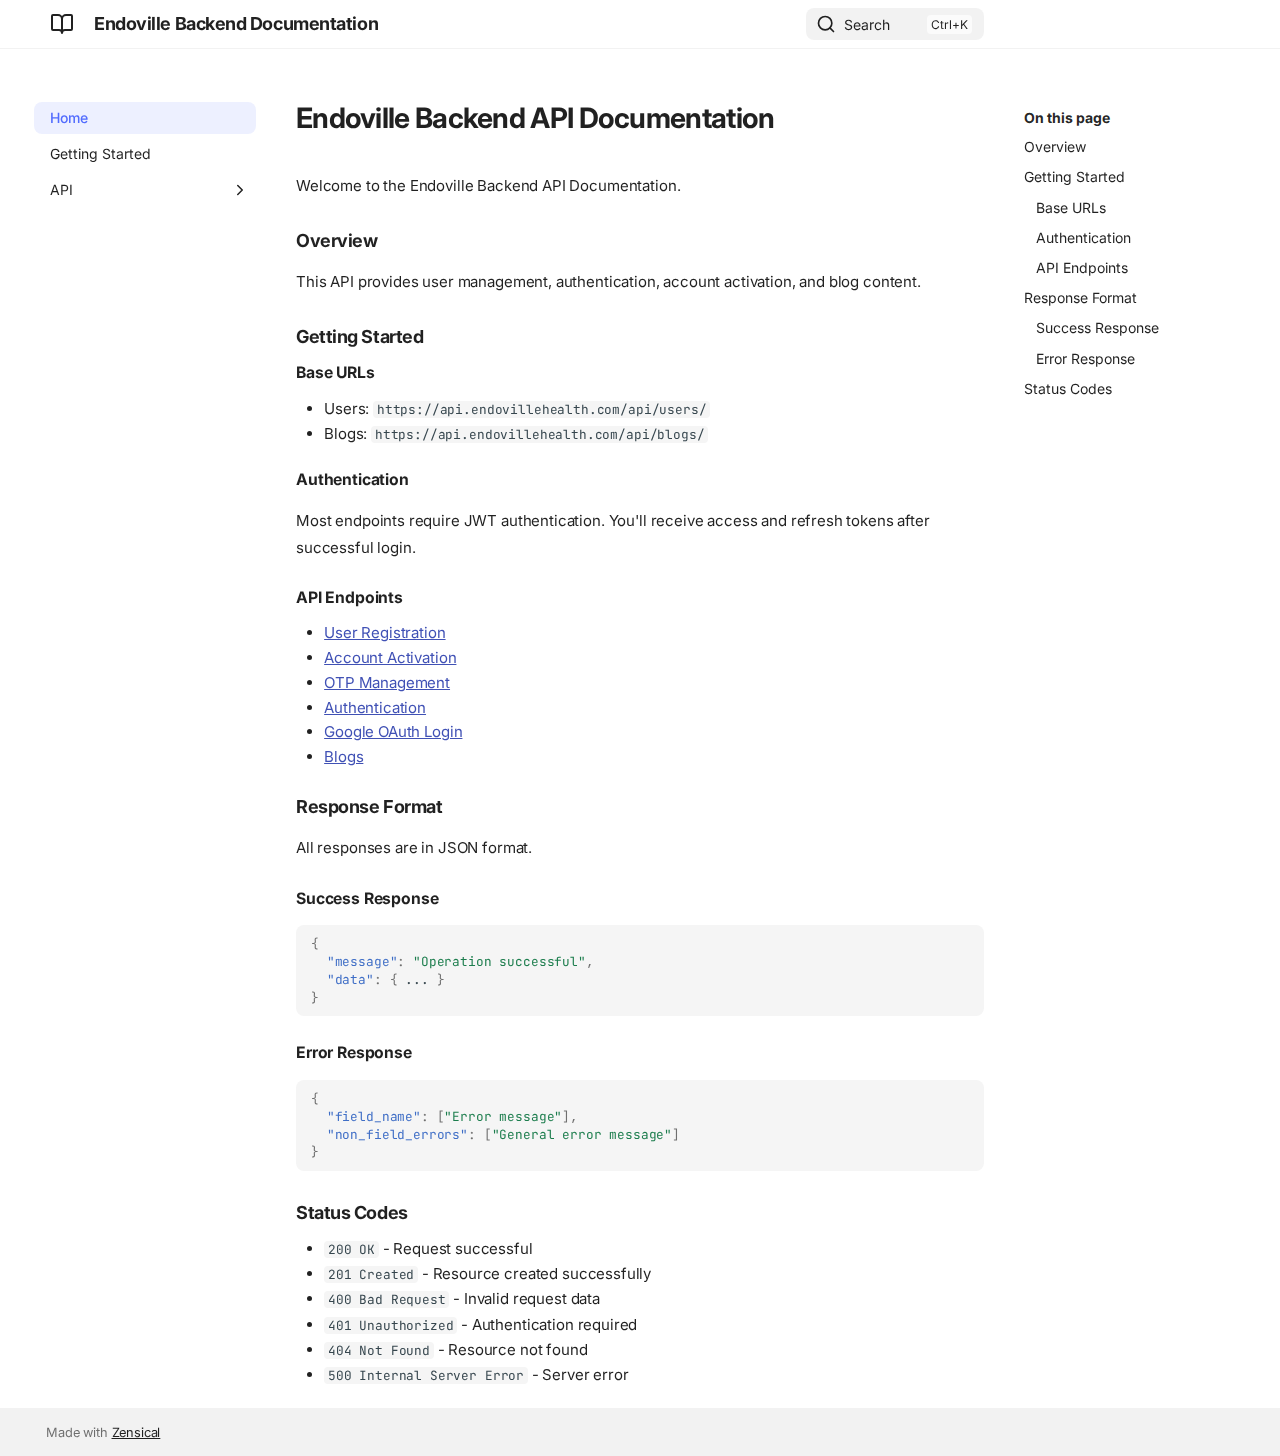
<file: src/site/index.html>
<!doctype html>
<html lang="en" class="no-js">
  <head>
    
      <meta charset="utf-8">
      <meta name="viewport" content="width=device-width,initial-scale=1">
      
      
      
        <link rel="canonical" href="https://api.endovillehealth.com/">
      
      
      
        <link rel="next" href="guides/getting-started/">
      
      
        
      
      
      <link rel="icon" href="assets/images/favicon.png">
      <meta name="generator" content="zensical-0.0.15">
    
    
      
        <title>Endoville Backend API Documentation - Endoville Backend Documentation</title>
      
    
    
      
        
      
      <link rel="stylesheet" href="assets/stylesheets/modern/main.f1b6466b.min.css">
      
      
  
  
    
  
    
  
    
  
    
  
    
  
    
  
    
  
    
  
    
  
    
  
    
  
    
  
  
  <style>:root{}</style>



    
    
      
    
    
      
        
        
        <link rel="preconnect" href="https://fonts.gstatic.com" crossorigin>
        <link rel="stylesheet" href="https://fonts.googleapis.com/css?family=Inter:300,300i,400,400i,500,500i,700,700i%7CJetBrains+Mono:400,400i,700,700i&display=fallback">
        <style>:root{--md-text-font:"Inter";--md-code-font:"JetBrains Mono"}</style>
      
    
    
      <link rel="stylesheet" href="assets/css/custom.css">
    
    <script>__md_scope=new URL(".",location),__md_hash=e=>[...e].reduce(((e,t)=>(e<<5)-e+t.charCodeAt(0)),0),__md_get=(e,t=localStorage,a=__md_scope)=>JSON.parse(t.getItem(a.pathname+"."+e)),__md_set=(e,t,a=localStorage,_=__md_scope)=>{try{a.setItem(_.pathname+"."+e,JSON.stringify(t))}catch(e){}},document.documentElement.setAttribute("data-platform",navigator.platform)</script>
    
      

    
    
  </head>
  
  
    <body dir="ltr">
  
    
    <input class="md-toggle" data-md-toggle="drawer" type="checkbox" id="__drawer" autocomplete="off">
    <input class="md-toggle" data-md-toggle="search" type="checkbox" id="__search" autocomplete="off">
    <label class="md-overlay" for="__drawer"></label>
    <div data-md-component="skip">
      
        
        <a href="#endoville-backend-api-documentation" class="md-skip">
          Skip to content
        </a>
      
    </div>
    <div data-md-component="announce">
      
    </div>
    
    
      

  

<header class="md-header md-header--shadow" data-md-component="header">
  <nav class="md-header__inner md-grid" aria-label="Header">
    <a href="" title="Endoville Backend Documentation" class="md-header__button md-logo" aria-label="Endoville Backend Documentation" data-md-component="logo">
      
  
  <svg xmlns="http://www.w3.org/2000/svg" fill="none" stroke="currentColor" stroke-linecap="round" stroke-linejoin="round" stroke-width="2" class="lucide lucide-book-open" viewBox="0 0 24 24"><path d="M12 7v14M3 18a1 1 0 0 1-1-1V4a1 1 0 0 1 1-1h5a4 4 0 0 1 4 4 4 4 0 0 1 4-4h5a1 1 0 0 1 1 1v13a1 1 0 0 1-1 1h-6a3 3 0 0 0-3 3 3 3 0 0 0-3-3z"/></svg>

    </a>
    <label class="md-header__button md-icon" for="__drawer">
      
      <svg xmlns="http://www.w3.org/2000/svg" fill="none" stroke="currentColor" stroke-linecap="round" stroke-linejoin="round" stroke-width="2" class="lucide lucide-menu" viewBox="0 0 24 24"><path d="M4 5h16M4 12h16M4 19h16"/></svg>
    </label>
    <div class="md-header__title" data-md-component="header-title">
      <div class="md-header__ellipsis">
        <div class="md-header__topic">
          <span class="md-ellipsis">
            Endoville Backend Documentation
          </span>
        </div>
        <div class="md-header__topic" data-md-component="header-topic">
          <span class="md-ellipsis">
            
              Endoville Backend API Documentation
            
          </span>
        </div>
      </div>
    </div>
    
    
      <script>var palette=__md_get("__palette");if(palette&&palette.color){if("(prefers-color-scheme)"===palette.color.media){var media=matchMedia("(prefers-color-scheme: light)"),input=document.querySelector(media.matches?"[data-md-color-media='(prefers-color-scheme: light)']":"[data-md-color-media='(prefers-color-scheme: dark)']");palette.color.media=input.getAttribute("data-md-color-media"),palette.color.scheme=input.getAttribute("data-md-color-scheme"),palette.color.primary=input.getAttribute("data-md-color-primary"),palette.color.accent=input.getAttribute("data-md-color-accent")}for(var[key,value]of Object.entries(palette.color))document.body.setAttribute("data-md-color-"+key,value)}</script>
    
    
    
      
      
        <label class="md-header__button md-icon" for="__search">
          
          <svg xmlns="http://www.w3.org/2000/svg" fill="none" stroke="currentColor" stroke-linecap="round" stroke-linejoin="round" stroke-width="2" class="lucide lucide-search" viewBox="0 0 24 24"><path d="m21 21-4.34-4.34"/><circle cx="11" cy="11" r="8"/></svg>
        </label>
        <div class="md-search" data-md-component="search" role="dialog" aria-label="Search">
  <button type="button" class="md-search__button">
    Search
  </button>
</div>
      
    
    <div class="md-header__source">
      
    </div>
  </nav>
  
</header>
    
    <div class="md-container" data-md-component="container">
      
      
        
          
        
      
      <main class="md-main" data-md-component="main">
        <div class="md-main__inner md-grid">
          
            
              
              <div class="md-sidebar md-sidebar--primary" data-md-component="sidebar" data-md-type="navigation" >
                <div class="md-sidebar__scrollwrap">
                  <div class="md-sidebar__inner">
                    



<nav class="md-nav md-nav--primary" aria-label="Navigation" data-md-level="0">
  <label class="md-nav__title" for="__drawer">
    <a href="" title="Endoville Backend Documentation" class="md-nav__button md-logo" aria-label="Endoville Backend Documentation" data-md-component="logo">
      
  
  <svg xmlns="http://www.w3.org/2000/svg" fill="none" stroke="currentColor" stroke-linecap="round" stroke-linejoin="round" stroke-width="2" class="lucide lucide-book-open" viewBox="0 0 24 24"><path d="M12 7v14M3 18a1 1 0 0 1-1-1V4a1 1 0 0 1 1-1h5a4 4 0 0 1 4 4 4 4 0 0 1 4-4h5a1 1 0 0 1 1 1v13a1 1 0 0 1-1 1h-6a3 3 0 0 0-3 3 3 3 0 0 0-3-3z"/></svg>

    </a>
    Endoville Backend Documentation
  </label>
  
  <ul class="md-nav__list" data-md-scrollfix>
    
      
      
  
  
    
  
  
  
    <li class="md-nav__item md-nav__item--active">
      
      <input class="md-nav__toggle md-toggle" type="checkbox" id="__toc">
      
      
        
      
      
        <label class="md-nav__link md-nav__link--active" for="__toc">
          
  
  
  <span class="md-ellipsis">
    
  
    Home
  

    
  </span>
  
  

          <span class="md-nav__icon md-icon"></span>
        </label>
      
      <a href="" class="md-nav__link md-nav__link--active">
        
  
  
  <span class="md-ellipsis">
    
  
    Home
  

    
  </span>
  
  

      </a>
      
        


<nav class="md-nav md-nav--secondary" aria-label="On this page">
  
  
  
    
  
  
    <label class="md-nav__title" for="__toc">
      <span class="md-nav__icon md-icon"></span>
      On this page
    </label>
    <ul class="md-nav__list" data-md-component="toc" data-md-scrollfix>
      
        <li class="md-nav__item">
  <a href="#overview" class="md-nav__link">
    <span class="md-ellipsis">
      
        Overview
      
    </span>
  </a>
  
</li>
      
        <li class="md-nav__item">
  <a href="#getting-started" class="md-nav__link">
    <span class="md-ellipsis">
      
        Getting Started
      
    </span>
  </a>
  
    <nav class="md-nav" aria-label="Getting Started">
      <ul class="md-nav__list">
        
          <li class="md-nav__item">
  <a href="#base-urls" class="md-nav__link">
    <span class="md-ellipsis">
      
        Base URLs
      
    </span>
  </a>
  
</li>
        
          <li class="md-nav__item">
  <a href="#authentication" class="md-nav__link">
    <span class="md-ellipsis">
      
        Authentication
      
    </span>
  </a>
  
</li>
        
          <li class="md-nav__item">
  <a href="#api-endpoints" class="md-nav__link">
    <span class="md-ellipsis">
      
        API Endpoints
      
    </span>
  </a>
  
</li>
        
      </ul>
    </nav>
  
</li>
      
        <li class="md-nav__item">
  <a href="#response-format" class="md-nav__link">
    <span class="md-ellipsis">
      
        Response Format
      
    </span>
  </a>
  
    <nav class="md-nav" aria-label="Response Format">
      <ul class="md-nav__list">
        
          <li class="md-nav__item">
  <a href="#success-response" class="md-nav__link">
    <span class="md-ellipsis">
      
        Success Response
      
    </span>
  </a>
  
</li>
        
          <li class="md-nav__item">
  <a href="#error-response" class="md-nav__link">
    <span class="md-ellipsis">
      
        Error Response
      
    </span>
  </a>
  
</li>
        
      </ul>
    </nav>
  
</li>
      
        <li class="md-nav__item">
  <a href="#status-codes" class="md-nav__link">
    <span class="md-ellipsis">
      
        Status Codes
      
    </span>
  </a>
  
</li>
      
    </ul>
  
</nav>
      
    </li>
  

    
      
      
  
  
  
  
    <li class="md-nav__item">
      <a href="guides/getting-started/" class="md-nav__link">
        
  
  
  <span class="md-ellipsis">
    
  
    Getting Started
  

    
  </span>
  
  

      </a>
    </li>
  

    
      
      
  
  
  
  
    
    
    
    
    
    <li class="md-nav__item md-nav__item--nested">
      
        
        
        <input class="md-nav__toggle md-toggle " type="checkbox" id="__nav_3" >
        
          
          <label class="md-nav__link" for="__nav_3" id="__nav_3_label" tabindex="0">
            
  
  
  <span class="md-ellipsis">
    
  
    API
  

    
  </span>
  
  

            <span class="md-nav__icon md-icon"></span>
          </label>
        
        <nav class="md-nav" data-md-level="1" aria-labelledby="__nav_3_label" aria-expanded="false">
          <label class="md-nav__title" for="__nav_3">
            <span class="md-nav__icon md-icon"></span>
            
  
    API
  

          </label>
          <ul class="md-nav__list" data-md-scrollfix>
            
              
                
  
  
  
  
    
    
    
    
    
    <li class="md-nav__item md-nav__item--nested">
      
        
        
        <input class="md-nav__toggle md-toggle " type="checkbox" id="__nav_3_1" >
        
          
          <label class="md-nav__link" for="__nav_3_1" id="__nav_3_1_label" tabindex="0">
            
  
  
  <span class="md-ellipsis">
    
  
    Users
  

    
  </span>
  
  

            <span class="md-nav__icon md-icon"></span>
          </label>
        
        <nav class="md-nav" data-md-level="2" aria-labelledby="__nav_3_1_label" aria-expanded="false">
          <label class="md-nav__title" for="__nav_3_1">
            <span class="md-nav__icon md-icon"></span>
            
  
    Users
  

          </label>
          <ul class="md-nav__list" data-md-scrollfix>
            
              
                
  
  
  
  
    <li class="md-nav__item">
      <a href="api/registration/" class="md-nav__link">
        
  
  
  <span class="md-ellipsis">
    
  
    User Registration
  

    
  </span>
  
  

      </a>
    </li>
  

              
            
              
                
  
  
  
  
    <li class="md-nav__item">
      <a href="api/otp/" class="md-nav__link">
        
  
  
  <span class="md-ellipsis">
    
  
    OTP Management
  

    
  </span>
  
  

      </a>
    </li>
  

              
            
              
                
  
  
  
  
    <li class="md-nav__item">
      <a href="api/activation/" class="md-nav__link">
        
  
  
  <span class="md-ellipsis">
    
  
    Account Activation
  

    
  </span>
  
  

      </a>
    </li>
  

              
            
              
                
  
  
  
  
    <li class="md-nav__item">
      <a href="api/login/" class="md-nav__link">
        
  
  
  <span class="md-ellipsis">
    
  
    Authentication
  

    
  </span>
  
  

      </a>
    </li>
  

              
            
              
                
  
  
  
  
    <li class="md-nav__item">
      <a href="api/google-login/" class="md-nav__link">
        
  
  
  <span class="md-ellipsis">
    
  
    Google OAuth Login
  

    
  </span>
  
  

      </a>
    </li>
  

              
            
          </ul>
        </nav>
      
    </li>
  

              
            
              
                
  
  
  
  
    <li class="md-nav__item">
      <a href="api/blogs/" class="md-nav__link">
        
  
  
  <span class="md-ellipsis">
    
  
    Blogs
  

    
  </span>
  
  

      </a>
    </li>
  

              
            
          </ul>
        </nav>
      
    </li>
  

    
  </ul>
</nav>
                  </div>
                </div>
              </div>
            
            
              
              <div class="md-sidebar md-sidebar--secondary" data-md-component="sidebar" data-md-type="toc" >
                <div class="md-sidebar__scrollwrap">
                  <div class="md-sidebar__inner">
                    


<nav class="md-nav md-nav--secondary" aria-label="On this page">
  
  
  
    
  
  
    <label class="md-nav__title" for="__toc">
      <span class="md-nav__icon md-icon"></span>
      On this page
    </label>
    <ul class="md-nav__list" data-md-component="toc" data-md-scrollfix>
      
        <li class="md-nav__item">
  <a href="#overview" class="md-nav__link">
    <span class="md-ellipsis">
      
        Overview
      
    </span>
  </a>
  
</li>
      
        <li class="md-nav__item">
  <a href="#getting-started" class="md-nav__link">
    <span class="md-ellipsis">
      
        Getting Started
      
    </span>
  </a>
  
    <nav class="md-nav" aria-label="Getting Started">
      <ul class="md-nav__list">
        
          <li class="md-nav__item">
  <a href="#base-urls" class="md-nav__link">
    <span class="md-ellipsis">
      
        Base URLs
      
    </span>
  </a>
  
</li>
        
          <li class="md-nav__item">
  <a href="#authentication" class="md-nav__link">
    <span class="md-ellipsis">
      
        Authentication
      
    </span>
  </a>
  
</li>
        
          <li class="md-nav__item">
  <a href="#api-endpoints" class="md-nav__link">
    <span class="md-ellipsis">
      
        API Endpoints
      
    </span>
  </a>
  
</li>
        
      </ul>
    </nav>
  
</li>
      
        <li class="md-nav__item">
  <a href="#response-format" class="md-nav__link">
    <span class="md-ellipsis">
      
        Response Format
      
    </span>
  </a>
  
    <nav class="md-nav" aria-label="Response Format">
      <ul class="md-nav__list">
        
          <li class="md-nav__item">
  <a href="#success-response" class="md-nav__link">
    <span class="md-ellipsis">
      
        Success Response
      
    </span>
  </a>
  
</li>
        
          <li class="md-nav__item">
  <a href="#error-response" class="md-nav__link">
    <span class="md-ellipsis">
      
        Error Response
      
    </span>
  </a>
  
</li>
        
      </ul>
    </nav>
  
</li>
      
        <li class="md-nav__item">
  <a href="#status-codes" class="md-nav__link">
    <span class="md-ellipsis">
      
        Status Codes
      
    </span>
  </a>
  
</li>
      
    </ul>
  
</nav>
                  </div>
                </div>
              </div>
            
          
          
            <div class="md-content" data-md-component="content">
              
              <article class="md-content__inner md-typeset">
                
                  

<h1 id="endoville-backend-api-documentation">Endoville Backend API Documentation<a class="headerlink" href="#endoville-backend-api-documentation" title="Permanent link">&para;</a></h1>
<p>Welcome to the Endoville Backend API Documentation.</p>
<h2 id="overview">Overview<a class="headerlink" href="#overview" title="Permanent link">&para;</a></h2>
<p>This API provides user management, authentication, account activation, and blog content.</p>
<h2 id="getting-started">Getting Started<a class="headerlink" href="#getting-started" title="Permanent link">&para;</a></h2>
<h3 id="base-urls">Base URLs<a class="headerlink" href="#base-urls" title="Permanent link">&para;</a></h3>
<ul>
<li>Users: <code>https://api.endovillehealth.com/api/users/</code></li>
<li>Blogs: <code>https://api.endovillehealth.com/api/blogs/</code></li>
</ul>
<h3 id="authentication">Authentication<a class="headerlink" href="#authentication" title="Permanent link">&para;</a></h3>
<p>Most endpoints require JWT authentication. You'll receive access and refresh tokens after successful login.</p>
<h3 id="api-endpoints">API Endpoints<a class="headerlink" href="#api-endpoints" title="Permanent link">&para;</a></h3>
<ul>
<li><a href="api/registration/">User Registration</a></li>
<li><a href="api/activation/">Account Activation</a></li>
<li><a href="api/otp/">OTP Management</a></li>
<li><a href="api/authentication/">Authentication</a></li>
<li><a href="api/google-login/">Google OAuth Login</a></li>
<li><a href="api/blogs/">Blogs</a></li>
</ul>
<h2 id="response-format">Response Format<a class="headerlink" href="#response-format" title="Permanent link">&para;</a></h2>
<p>All responses are in JSON format.</p>
<h3 id="success-response">Success Response<a class="headerlink" href="#success-response" title="Permanent link">&para;</a></h3>
<div class="language-json highlight"><pre><span></span><code><span id="__span-0-1"><a id="__codelineno-0-1" name="__codelineno-0-1" href="#__codelineno-0-1"></a><span class="p">{</span>
</span><span id="__span-0-2"><a id="__codelineno-0-2" name="__codelineno-0-2" href="#__codelineno-0-2"></a><span class="w">  </span><span class="nt">&quot;message&quot;</span><span class="p">:</span><span class="w"> </span><span class="s2">&quot;Operation successful&quot;</span><span class="p">,</span>
</span><span id="__span-0-3"><a id="__codelineno-0-3" name="__codelineno-0-3" href="#__codelineno-0-3"></a><span class="w">  </span><span class="nt">&quot;data&quot;</span><span class="p">:</span><span class="w"> </span><span class="p">{</span><span class="w"> </span><span class="err">...</span><span class="w"> </span><span class="p">}</span>
</span><span id="__span-0-4"><a id="__codelineno-0-4" name="__codelineno-0-4" href="#__codelineno-0-4"></a><span class="p">}</span>
</span></code></pre></div>
<h3 id="error-response">Error Response<a class="headerlink" href="#error-response" title="Permanent link">&para;</a></h3>
<div class="language-json highlight"><pre><span></span><code><span id="__span-1-1"><a id="__codelineno-1-1" name="__codelineno-1-1" href="#__codelineno-1-1"></a><span class="p">{</span>
</span><span id="__span-1-2"><a id="__codelineno-1-2" name="__codelineno-1-2" href="#__codelineno-1-2"></a><span class="w">  </span><span class="nt">&quot;field_name&quot;</span><span class="p">:</span><span class="w"> </span><span class="p">[</span><span class="s2">&quot;Error message&quot;</span><span class="p">],</span>
</span><span id="__span-1-3"><a id="__codelineno-1-3" name="__codelineno-1-3" href="#__codelineno-1-3"></a><span class="w">  </span><span class="nt">&quot;non_field_errors&quot;</span><span class="p">:</span><span class="w"> </span><span class="p">[</span><span class="s2">&quot;General error message&quot;</span><span class="p">]</span>
</span><span id="__span-1-4"><a id="__codelineno-1-4" name="__codelineno-1-4" href="#__codelineno-1-4"></a><span class="p">}</span>
</span></code></pre></div>
<h2 id="status-codes">Status Codes<a class="headerlink" href="#status-codes" title="Permanent link">&para;</a></h2>
<ul>
<li><code>200 OK</code> - Request successful</li>
<li><code>201 Created</code> - Resource created successfully</li>
<li><code>400 Bad Request</code> - Invalid request data</li>
<li><code>401 Unauthorized</code> - Authentication required</li>
<li><code>404 Not Found</code> - Resource not found</li>
<li><code>500 Internal Server Error</code> - Server error</li>
</ul>














                
              </article>
            </div>
          
          
<script>var target=document.getElementById(location.hash.slice(1));target&&target.name&&(target.checked=target.name.startsWith("__tabbed_"))</script>
        </div>
        
      </main>
      
        <footer class="md-footer">
  
  <div class="md-footer-meta md-typeset">
    <div class="md-footer-meta__inner md-grid">
      <div class="md-copyright">
  
  
    Made with
    <a href="https://zensical.org/" target="_blank" rel="noopener">
      Zensical
    </a>
  
</div>
      
    </div>
  </div>
</footer>
      
    </div>
    <div class="md-dialog" data-md-component="dialog">
      <div class="md-dialog__inner md-typeset"></div>
    </div>
    
    
    
      
      
      
      <script id="__config" type="application/json">{"annotate":null,"base":".","features":[],"search":"assets/javascripts/workers/search.e2d2d235.min.js","tags":null,"translations":{"clipboard.copied":"Copied to clipboard","clipboard.copy":"Copy to clipboard","search.result.more.one":"1 more on this page","search.result.more.other":"# more on this page","search.result.none":"No matching documents","search.result.one":"1 matching document","search.result.other":"# matching documents","search.result.placeholder":"Type to start searching","search.result.term.missing":"Missing","select.version":"Select version"},"version":null}</script>
    
    
      <script src="assets/javascripts/bundle.00c35305.min.js"></script>
      
    
  </body>
</html>
</file>
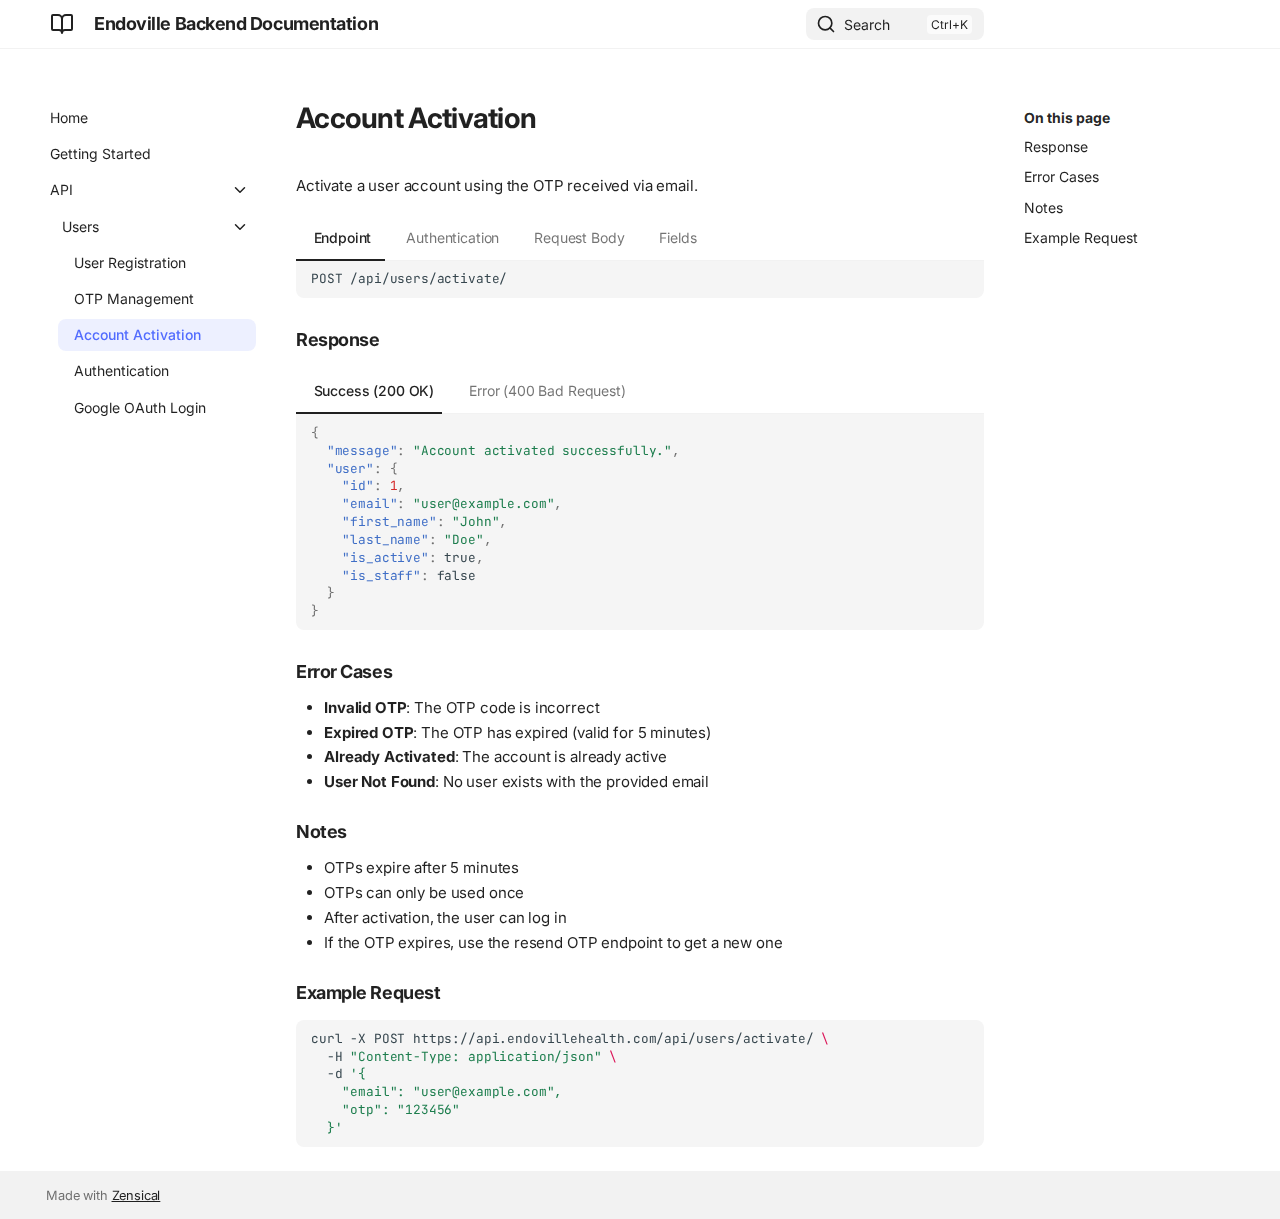
<file: src/site/api/activation/index.html>
<!doctype html>
<html lang="en" class="no-js">
  <head>
    
      <meta charset="utf-8">
      <meta name="viewport" content="width=device-width,initial-scale=1">
      
      
      
        <link rel="canonical" href="https://api.endovillehealth.com/api/activation/">
      
      
        <link rel="prev" href="../otp/">
      
      
        <link rel="next" href="../login/">
      
      
        
      
      
      <link rel="icon" href="../../assets/images/favicon.png">
      <meta name="generator" content="zensical-0.0.15">
    
    
      
        <title>Account Activation - Endoville Backend Documentation</title>
      
    
    
      
        
      
      <link rel="stylesheet" href="../../assets/stylesheets/modern/main.f1b6466b.min.css">
      
      
  
  
    
  
    
  
    
  
    
  
    
  
    
  
    
  
    
  
    
  
    
  
    
  
    
  
  
  <style>:root{}</style>



    
    
      
    
    
      
        
        
        <link rel="preconnect" href="https://fonts.gstatic.com" crossorigin>
        <link rel="stylesheet" href="https://fonts.googleapis.com/css?family=Inter:300,300i,400,400i,500,500i,700,700i%7CJetBrains+Mono:400,400i,700,700i&display=fallback">
        <style>:root{--md-text-font:"Inter";--md-code-font:"JetBrains Mono"}</style>
      
    
    
      <link rel="stylesheet" href="../../assets/css/custom.css">
    
    <script>__md_scope=new URL("../..",location),__md_hash=e=>[...e].reduce(((e,t)=>(e<<5)-e+t.charCodeAt(0)),0),__md_get=(e,t=localStorage,a=__md_scope)=>JSON.parse(t.getItem(a.pathname+"."+e)),__md_set=(e,t,a=localStorage,_=__md_scope)=>{try{a.setItem(_.pathname+"."+e,JSON.stringify(t))}catch(e){}},document.documentElement.setAttribute("data-platform",navigator.platform)</script>
    
      

    
    
  </head>
  
  
    <body dir="ltr">
  
    
    <input class="md-toggle" data-md-toggle="drawer" type="checkbox" id="__drawer" autocomplete="off">
    <input class="md-toggle" data-md-toggle="search" type="checkbox" id="__search" autocomplete="off">
    <label class="md-overlay" for="__drawer"></label>
    <div data-md-component="skip">
      
        
        <a href="#account-activation" class="md-skip">
          Skip to content
        </a>
      
    </div>
    <div data-md-component="announce">
      
    </div>
    
    
      

  

<header class="md-header md-header--shadow" data-md-component="header">
  <nav class="md-header__inner md-grid" aria-label="Header">
    <a href="../.." title="Endoville Backend Documentation" class="md-header__button md-logo" aria-label="Endoville Backend Documentation" data-md-component="logo">
      
  
  <svg xmlns="http://www.w3.org/2000/svg" fill="none" stroke="currentColor" stroke-linecap="round" stroke-linejoin="round" stroke-width="2" class="lucide lucide-book-open" viewBox="0 0 24 24"><path d="M12 7v14M3 18a1 1 0 0 1-1-1V4a1 1 0 0 1 1-1h5a4 4 0 0 1 4 4 4 4 0 0 1 4-4h5a1 1 0 0 1 1 1v13a1 1 0 0 1-1 1h-6a3 3 0 0 0-3 3 3 3 0 0 0-3-3z"/></svg>

    </a>
    <label class="md-header__button md-icon" for="__drawer">
      
      <svg xmlns="http://www.w3.org/2000/svg" fill="none" stroke="currentColor" stroke-linecap="round" stroke-linejoin="round" stroke-width="2" class="lucide lucide-menu" viewBox="0 0 24 24"><path d="M4 5h16M4 12h16M4 19h16"/></svg>
    </label>
    <div class="md-header__title" data-md-component="header-title">
      <div class="md-header__ellipsis">
        <div class="md-header__topic">
          <span class="md-ellipsis">
            Endoville Backend Documentation
          </span>
        </div>
        <div class="md-header__topic" data-md-component="header-topic">
          <span class="md-ellipsis">
            
              Account Activation
            
          </span>
        </div>
      </div>
    </div>
    
    
      <script>var palette=__md_get("__palette");if(palette&&palette.color){if("(prefers-color-scheme)"===palette.color.media){var media=matchMedia("(prefers-color-scheme: light)"),input=document.querySelector(media.matches?"[data-md-color-media='(prefers-color-scheme: light)']":"[data-md-color-media='(prefers-color-scheme: dark)']");palette.color.media=input.getAttribute("data-md-color-media"),palette.color.scheme=input.getAttribute("data-md-color-scheme"),palette.color.primary=input.getAttribute("data-md-color-primary"),palette.color.accent=input.getAttribute("data-md-color-accent")}for(var[key,value]of Object.entries(palette.color))document.body.setAttribute("data-md-color-"+key,value)}</script>
    
    
    
      
      
        <label class="md-header__button md-icon" for="__search">
          
          <svg xmlns="http://www.w3.org/2000/svg" fill="none" stroke="currentColor" stroke-linecap="round" stroke-linejoin="round" stroke-width="2" class="lucide lucide-search" viewBox="0 0 24 24"><path d="m21 21-4.34-4.34"/><circle cx="11" cy="11" r="8"/></svg>
        </label>
        <div class="md-search" data-md-component="search" role="dialog" aria-label="Search">
  <button type="button" class="md-search__button">
    Search
  </button>
</div>
      
    
    <div class="md-header__source">
      
    </div>
  </nav>
  
</header>
    
    <div class="md-container" data-md-component="container">
      
      
        
          
        
      
      <main class="md-main" data-md-component="main">
        <div class="md-main__inner md-grid">
          
            
              
              <div class="md-sidebar md-sidebar--primary" data-md-component="sidebar" data-md-type="navigation" >
                <div class="md-sidebar__scrollwrap">
                  <div class="md-sidebar__inner">
                    



<nav class="md-nav md-nav--primary" aria-label="Navigation" data-md-level="0">
  <label class="md-nav__title" for="__drawer">
    <a href="../.." title="Endoville Backend Documentation" class="md-nav__button md-logo" aria-label="Endoville Backend Documentation" data-md-component="logo">
      
  
  <svg xmlns="http://www.w3.org/2000/svg" fill="none" stroke="currentColor" stroke-linecap="round" stroke-linejoin="round" stroke-width="2" class="lucide lucide-book-open" viewBox="0 0 24 24"><path d="M12 7v14M3 18a1 1 0 0 1-1-1V4a1 1 0 0 1 1-1h5a4 4 0 0 1 4 4 4 4 0 0 1 4-4h5a1 1 0 0 1 1 1v13a1 1 0 0 1-1 1h-6a3 3 0 0 0-3 3 3 3 0 0 0-3-3z"/></svg>

    </a>
    Endoville Backend Documentation
  </label>
  
  <ul class="md-nav__list" data-md-scrollfix>
    
      
      
  
  
  
  
    <li class="md-nav__item">
      <a href="../.." class="md-nav__link">
        
  
  
  <span class="md-ellipsis">
    
  
    Home
  

    
  </span>
  
  

      </a>
    </li>
  

    
      
      
  
  
  
  
    <li class="md-nav__item">
      <a href="../../guides/getting-started/" class="md-nav__link">
        
  
  
  <span class="md-ellipsis">
    
  
    Getting Started
  

    
  </span>
  
  

      </a>
    </li>
  

    
      
      
  
  
    
  
  
  
    
    
    
    
    
    <li class="md-nav__item md-nav__item--active md-nav__item--nested">
      
        
        
        <input class="md-nav__toggle md-toggle " type="checkbox" id="__nav_3" checked>
        
          
          <label class="md-nav__link" for="__nav_3" id="__nav_3_label" tabindex="0">
            
  
  
  <span class="md-ellipsis">
    
  
    API
  

    
  </span>
  
  

            <span class="md-nav__icon md-icon"></span>
          </label>
        
        <nav class="md-nav" data-md-level="1" aria-labelledby="__nav_3_label" aria-expanded="true">
          <label class="md-nav__title" for="__nav_3">
            <span class="md-nav__icon md-icon"></span>
            
  
    API
  

          </label>
          <ul class="md-nav__list" data-md-scrollfix>
            
              
                
  
  
    
  
  
  
    
    
    
    
    
    <li class="md-nav__item md-nav__item--active md-nav__item--nested">
      
        
        
        <input class="md-nav__toggle md-toggle " type="checkbox" id="__nav_3_1" checked>
        
          
          <label class="md-nav__link" for="__nav_3_1" id="__nav_3_1_label" tabindex="0">
            
  
  
  <span class="md-ellipsis">
    
  
    Users
  

    
  </span>
  
  

            <span class="md-nav__icon md-icon"></span>
          </label>
        
        <nav class="md-nav" data-md-level="2" aria-labelledby="__nav_3_1_label" aria-expanded="true">
          <label class="md-nav__title" for="__nav_3_1">
            <span class="md-nav__icon md-icon"></span>
            
  
    Users
  

          </label>
          <ul class="md-nav__list" data-md-scrollfix>
            
              
                
  
  
  
  
    <li class="md-nav__item">
      <a href="../registration/" class="md-nav__link">
        
  
  
  <span class="md-ellipsis">
    
  
    User Registration
  

    
  </span>
  
  

      </a>
    </li>
  

              
            
              
                
  
  
  
  
    <li class="md-nav__item">
      <a href="../otp/" class="md-nav__link">
        
  
  
  <span class="md-ellipsis">
    
  
    OTP Management
  

    
  </span>
  
  

      </a>
    </li>
  

              
            
              
                
  
  
    
  
  
  
    <li class="md-nav__item md-nav__item--active">
      
      <input class="md-nav__toggle md-toggle" type="checkbox" id="__toc">
      
      
        
      
      
        <label class="md-nav__link md-nav__link--active" for="__toc">
          
  
  
  <span class="md-ellipsis">
    
  
    Account Activation
  

    
  </span>
  
  

          <span class="md-nav__icon md-icon"></span>
        </label>
      
      <a href="./" class="md-nav__link md-nav__link--active">
        
  
  
  <span class="md-ellipsis">
    
  
    Account Activation
  

    
  </span>
  
  

      </a>
      
        


<nav class="md-nav md-nav--secondary" aria-label="On this page">
  
  
  
    
  
  
    <label class="md-nav__title" for="__toc">
      <span class="md-nav__icon md-icon"></span>
      On this page
    </label>
    <ul class="md-nav__list" data-md-component="toc" data-md-scrollfix>
      
        <li class="md-nav__item">
  <a href="#response" class="md-nav__link">
    <span class="md-ellipsis">
      
        Response
      
    </span>
  </a>
  
</li>
      
        <li class="md-nav__item">
  <a href="#error-cases" class="md-nav__link">
    <span class="md-ellipsis">
      
        Error Cases
      
    </span>
  </a>
  
</li>
      
        <li class="md-nav__item">
  <a href="#notes" class="md-nav__link">
    <span class="md-ellipsis">
      
        Notes
      
    </span>
  </a>
  
</li>
      
        <li class="md-nav__item">
  <a href="#example-request" class="md-nav__link">
    <span class="md-ellipsis">
      
        Example Request
      
    </span>
  </a>
  
</li>
      
    </ul>
  
</nav>
      
    </li>
  

              
            
              
                
  
  
  
  
    <li class="md-nav__item">
      <a href="../login/" class="md-nav__link">
        
  
  
  <span class="md-ellipsis">
    
  
    Authentication
  

    
  </span>
  
  

      </a>
    </li>
  

              
            
              
                
  
  
  
  
    <li class="md-nav__item">
      <a href="../google-login/" class="md-nav__link">
        
  
  
  <span class="md-ellipsis">
    
  
    Google OAuth Login
  

    
  </span>
  
  

      </a>
    </li>
  

              
            
          </ul>
        </nav>
      
    </li>
  

              
            
          </ul>
        </nav>
      
    </li>
  

    
  </ul>
</nav>
                  </div>
                </div>
              </div>
            
            
              
              <div class="md-sidebar md-sidebar--secondary" data-md-component="sidebar" data-md-type="toc" >
                <div class="md-sidebar__scrollwrap">
                  <div class="md-sidebar__inner">
                    


<nav class="md-nav md-nav--secondary" aria-label="On this page">
  
  
  
    
  
  
    <label class="md-nav__title" for="__toc">
      <span class="md-nav__icon md-icon"></span>
      On this page
    </label>
    <ul class="md-nav__list" data-md-component="toc" data-md-scrollfix>
      
        <li class="md-nav__item">
  <a href="#response" class="md-nav__link">
    <span class="md-ellipsis">
      
        Response
      
    </span>
  </a>
  
</li>
      
        <li class="md-nav__item">
  <a href="#error-cases" class="md-nav__link">
    <span class="md-ellipsis">
      
        Error Cases
      
    </span>
  </a>
  
</li>
      
        <li class="md-nav__item">
  <a href="#notes" class="md-nav__link">
    <span class="md-ellipsis">
      
        Notes
      
    </span>
  </a>
  
</li>
      
        <li class="md-nav__item">
  <a href="#example-request" class="md-nav__link">
    <span class="md-ellipsis">
      
        Example Request
      
    </span>
  </a>
  
</li>
      
    </ul>
  
</nav>
                  </div>
                </div>
              </div>
            
          
          
            <div class="md-content" data-md-component="content">
              
              <article class="md-content__inner md-typeset">
                
                  

<h1 id="account-activation">Account Activation<a class="headerlink" href="#account-activation" title="Permanent link">&para;</a></h1>
<p>Activate a user account using the OTP received via email.</p>
<div class="tabbed-set tabbed-alternate" data-tabs="1:4"><input checked="checked" id="__tabbed_1_1" name="__tabbed_1" type="radio" /><input id="__tabbed_1_2" name="__tabbed_1" type="radio" /><input id="__tabbed_1_3" name="__tabbed_1" type="radio" /><input id="__tabbed_1_4" name="__tabbed_1" type="radio" /><div class="tabbed-labels"><label for="__tabbed_1_1">Endpoint</label><label for="__tabbed_1_2">Authentication</label><label for="__tabbed_1_3">Request Body</label><label for="__tabbed_1_4">Fields</label></div>
<div class="tabbed-content">
<div class="tabbed-block">
<div class="language-text highlight"><pre><span></span><code><span id="__span-0-1"><a id="__codelineno-0-1" name="__codelineno-0-1" href="#__codelineno-0-1"></a>POST /api/users/activate/
</span></code></pre></div>
</div>
<div class="tabbed-block">
<p>No authentication required.</p>
</div>
<div class="tabbed-block">
<div class="language-json highlight"><pre><span></span><code><span id="__span-1-1"><a id="__codelineno-1-1" name="__codelineno-1-1" href="#__codelineno-1-1"></a><span class="p">{</span>
</span><span id="__span-1-2"><a id="__codelineno-1-2" name="__codelineno-1-2" href="#__codelineno-1-2"></a><span class="w">  </span><span class="nt">&quot;email&quot;</span><span class="p">:</span><span class="w"> </span><span class="s2">&quot;user@example.com&quot;</span><span class="p">,</span>
</span><span id="__span-1-3"><a id="__codelineno-1-3" name="__codelineno-1-3" href="#__codelineno-1-3"></a><span class="w">  </span><span class="nt">&quot;otp&quot;</span><span class="p">:</span><span class="w"> </span><span class="s2">&quot;123456&quot;</span>
</span><span id="__span-1-4"><a id="__codelineno-1-4" name="__codelineno-1-4" href="#__codelineno-1-4"></a><span class="p">}</span>
</span></code></pre></div>
</div>
<div class="tabbed-block">
<table>
<thead>
<tr>
<th>Field</th>
<th>Type</th>
<th>Required</th>
<th>Description</th>
</tr>
</thead>
<tbody>
<tr>
<td><code>email</code></td>
<td>string</td>
<td>Yes</td>
<td>User's email address</td>
</tr>
<tr>
<td><code>otp</code></td>
<td>string</td>
<td>Yes</td>
<td>6-digit OTP code received via email</td>
</tr>
</tbody>
</table>
</div>
</div>
</div>
<h2 id="response">Response<a class="headerlink" href="#response" title="Permanent link">&para;</a></h2>
<div class="tabbed-set tabbed-alternate" data-tabs="2:2"><input checked="checked" id="__tabbed_2_1" name="__tabbed_2" type="radio" /><input id="__tabbed_2_2" name="__tabbed_2" type="radio" /><div class="tabbed-labels"><label for="__tabbed_2_1">Success (200 OK)</label><label for="__tabbed_2_2">Error (400 Bad Request)</label></div>
<div class="tabbed-content">
<div class="tabbed-block">
<div class="language-json highlight"><pre><span></span><code><span id="__span-2-1"><a id="__codelineno-2-1" name="__codelineno-2-1" href="#__codelineno-2-1"></a><span class="p">{</span>
</span><span id="__span-2-2"><a id="__codelineno-2-2" name="__codelineno-2-2" href="#__codelineno-2-2"></a><span class="w">  </span><span class="nt">&quot;message&quot;</span><span class="p">:</span><span class="w"> </span><span class="s2">&quot;Account activated successfully.&quot;</span><span class="p">,</span>
</span><span id="__span-2-3"><a id="__codelineno-2-3" name="__codelineno-2-3" href="#__codelineno-2-3"></a><span class="w">  </span><span class="nt">&quot;user&quot;</span><span class="p">:</span><span class="w"> </span><span class="p">{</span>
</span><span id="__span-2-4"><a id="__codelineno-2-4" name="__codelineno-2-4" href="#__codelineno-2-4"></a><span class="w">    </span><span class="nt">&quot;id&quot;</span><span class="p">:</span><span class="w"> </span><span class="mi">1</span><span class="p">,</span>
</span><span id="__span-2-5"><a id="__codelineno-2-5" name="__codelineno-2-5" href="#__codelineno-2-5"></a><span class="w">    </span><span class="nt">&quot;email&quot;</span><span class="p">:</span><span class="w"> </span><span class="s2">&quot;user@example.com&quot;</span><span class="p">,</span>
</span><span id="__span-2-6"><a id="__codelineno-2-6" name="__codelineno-2-6" href="#__codelineno-2-6"></a><span class="w">    </span><span class="nt">&quot;first_name&quot;</span><span class="p">:</span><span class="w"> </span><span class="s2">&quot;John&quot;</span><span class="p">,</span>
</span><span id="__span-2-7"><a id="__codelineno-2-7" name="__codelineno-2-7" href="#__codelineno-2-7"></a><span class="w">    </span><span class="nt">&quot;last_name&quot;</span><span class="p">:</span><span class="w"> </span><span class="s2">&quot;Doe&quot;</span><span class="p">,</span>
</span><span id="__span-2-8"><a id="__codelineno-2-8" name="__codelineno-2-8" href="#__codelineno-2-8"></a><span class="w">    </span><span class="nt">&quot;is_active&quot;</span><span class="p">:</span><span class="w"> </span><span class="kc">true</span><span class="p">,</span>
</span><span id="__span-2-9"><a id="__codelineno-2-9" name="__codelineno-2-9" href="#__codelineno-2-9"></a><span class="w">    </span><span class="nt">&quot;is_staff&quot;</span><span class="p">:</span><span class="w"> </span><span class="kc">false</span>
</span><span id="__span-2-10"><a id="__codelineno-2-10" name="__codelineno-2-10" href="#__codelineno-2-10"></a><span class="w">  </span><span class="p">}</span>
</span><span id="__span-2-11"><a id="__codelineno-2-11" name="__codelineno-2-11" href="#__codelineno-2-11"></a><span class="p">}</span>
</span></code></pre></div>
</div>
<div class="tabbed-block">
<div class="language-json highlight"><pre><span></span><code><span id="__span-3-1"><a id="__codelineno-3-1" name="__codelineno-3-1" href="#__codelineno-3-1"></a><span class="p">{</span>
</span><span id="__span-3-2"><a id="__codelineno-3-2" name="__codelineno-3-2" href="#__codelineno-3-2"></a><span class="w">  </span><span class="nt">&quot;non_field_errors&quot;</span><span class="p">:</span><span class="w"> </span><span class="p">[</span><span class="s2">&quot;Invalid OTP or OTP has expired.&quot;</span><span class="p">]</span>
</span><span id="__span-3-3"><a id="__codelineno-3-3" name="__codelineno-3-3" href="#__codelineno-3-3"></a><span class="p">}</span>
</span></code></pre></div>
</div>
</div>
</div>
<h2 id="error-cases">Error Cases<a class="headerlink" href="#error-cases" title="Permanent link">&para;</a></h2>
<ul>
<li><strong>Invalid OTP</strong>: The OTP code is incorrect</li>
<li><strong>Expired OTP</strong>: The OTP has expired (valid for 5 minutes)</li>
<li><strong>Already Activated</strong>: The account is already active</li>
<li><strong>User Not Found</strong>: No user exists with the provided email</li>
</ul>
<h2 id="notes">Notes<a class="headerlink" href="#notes" title="Permanent link">&para;</a></h2>
<ul>
<li>OTPs expire after 5 minutes</li>
<li>OTPs can only be used once</li>
<li>After activation, the user can log in</li>
<li>If the OTP expires, use the resend OTP endpoint to get a new one</li>
</ul>
<h2 id="example-request">Example Request<a class="headerlink" href="#example-request" title="Permanent link">&para;</a></h2>
<div class="language-bash highlight"><pre><span></span><code><span id="__span-4-1"><a id="__codelineno-4-1" name="__codelineno-4-1" href="#__codelineno-4-1"></a>curl<span class="w"> </span>-X<span class="w"> </span>POST<span class="w"> </span>https://api.endovillehealth.com/api/users/activate/<span class="w"> </span><span class="se">\</span>
</span><span id="__span-4-2"><a id="__codelineno-4-2" name="__codelineno-4-2" href="#__codelineno-4-2"></a><span class="w">  </span>-H<span class="w"> </span><span class="s2">&quot;Content-Type: application/json&quot;</span><span class="w"> </span><span class="se">\</span>
</span><span id="__span-4-3"><a id="__codelineno-4-3" name="__codelineno-4-3" href="#__codelineno-4-3"></a><span class="w">  </span>-d<span class="w"> </span><span class="s1">&#39;{</span>
</span><span id="__span-4-4"><a id="__codelineno-4-4" name="__codelineno-4-4" href="#__codelineno-4-4"></a><span class="s1">    &quot;email&quot;: &quot;user@example.com&quot;,</span>
</span><span id="__span-4-5"><a id="__codelineno-4-5" name="__codelineno-4-5" href="#__codelineno-4-5"></a><span class="s1">    &quot;otp&quot;: &quot;123456&quot;</span>
</span><span id="__span-4-6"><a id="__codelineno-4-6" name="__codelineno-4-6" href="#__codelineno-4-6"></a><span class="s1">  }&#39;</span>
</span></code></pre></div>














                
              </article>
            </div>
          
          
<script>var target=document.getElementById(location.hash.slice(1));target&&target.name&&(target.checked=target.name.startsWith("__tabbed_"))</script>
        </div>
        
      </main>
      
        <footer class="md-footer">
  
  <div class="md-footer-meta md-typeset">
    <div class="md-footer-meta__inner md-grid">
      <div class="md-copyright">
  
  
    Made with
    <a href="https://zensical.org/" target="_blank" rel="noopener">
      Zensical
    </a>
  
</div>
      
    </div>
  </div>
</footer>
      
    </div>
    <div class="md-dialog" data-md-component="dialog">
      <div class="md-dialog__inner md-typeset"></div>
    </div>
    
    
    
      
      
      
      <script id="__config" type="application/json">{"annotate":null,"base":"../..","features":[],"search":"../../assets/javascripts/workers/search.e2d2d235.min.js","tags":null,"translations":{"clipboard.copied":"Copied to clipboard","clipboard.copy":"Copy to clipboard","search.result.more.one":"1 more on this page","search.result.more.other":"# more on this page","search.result.none":"No matching documents","search.result.one":"1 matching document","search.result.other":"# matching documents","search.result.placeholder":"Type to start searching","search.result.term.missing":"Missing","select.version":"Select version"},"version":null}</script>
    
    
      <script src="../../assets/javascripts/bundle.00c35305.min.js"></script>
      
    
  </body>
</html>
</file>
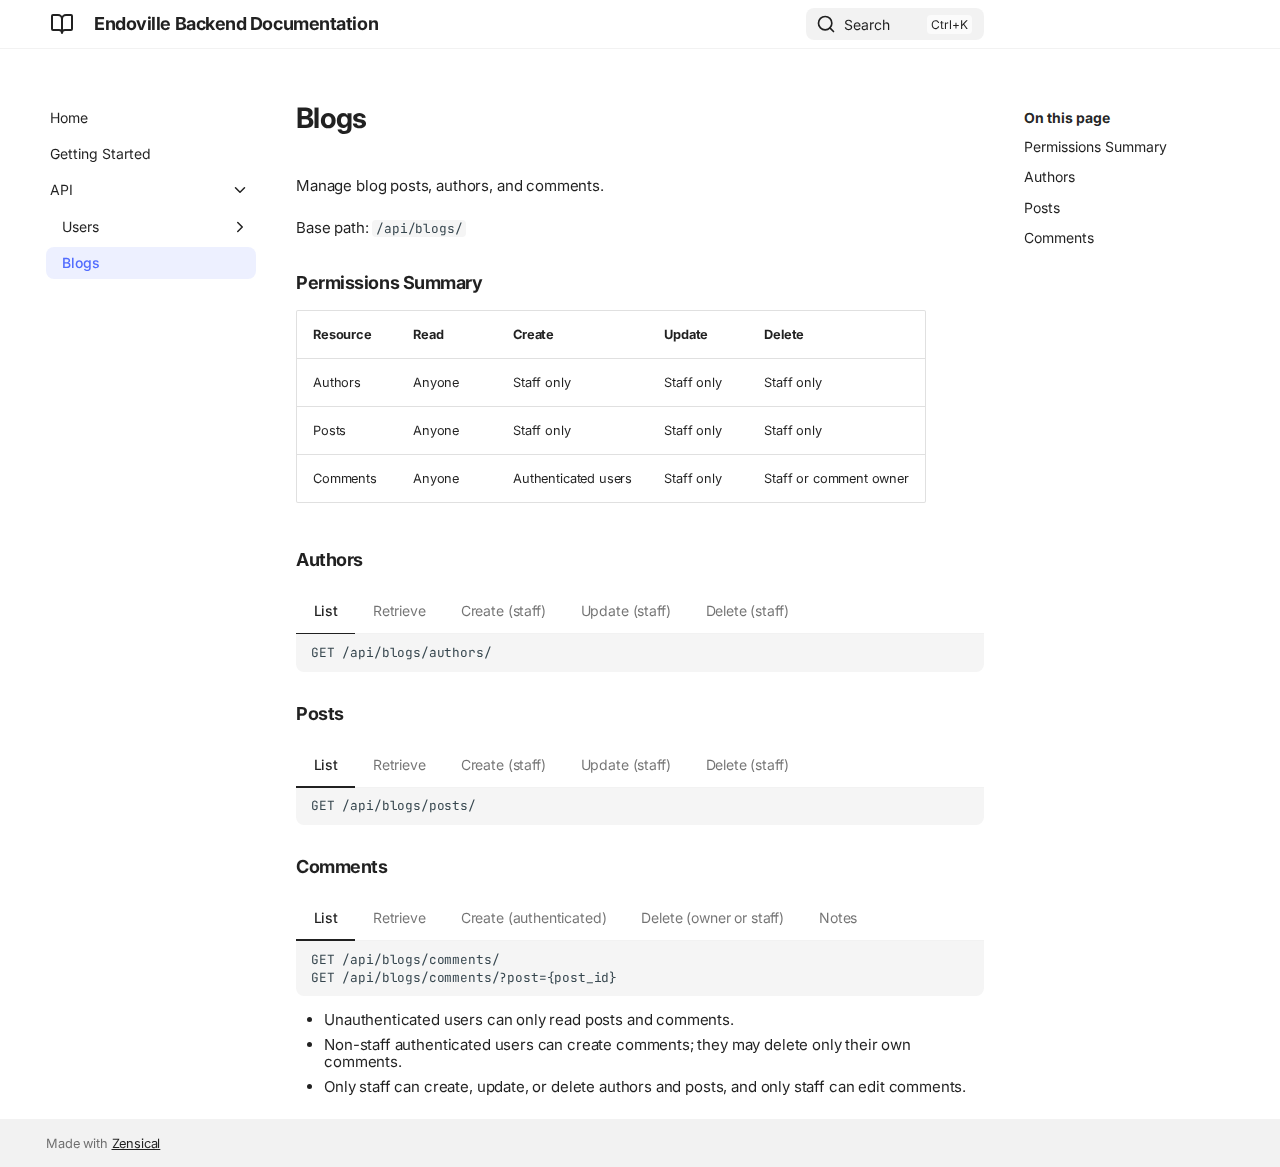
<file: src/site/api/blogs/index.html>
<!doctype html>
<html lang="en" class="no-js">
  <head>
    
      <meta charset="utf-8">
      <meta name="viewport" content="width=device-width,initial-scale=1">
      
      
      
        <link rel="canonical" href="https://api.endovillehealth.com/api/blogs/">
      
      
        <link rel="prev" href="../google-login/">
      
      
      
        
      
      
      <link rel="icon" href="../../assets/images/favicon.png">
      <meta name="generator" content="zensical-0.0.15">
    
    
      
        <title>Blogs - Endoville Backend Documentation</title>
      
    
    
      
        
      
      <link rel="stylesheet" href="../../assets/stylesheets/modern/main.f1b6466b.min.css">
      
      
  
  
    
  
    
  
    
  
    
  
    
  
    
  
    
  
    
  
    
  
    
  
    
  
    
  
  
  <style>:root{}</style>



    
    
      
    
    
      
        
        
        <link rel="preconnect" href="https://fonts.gstatic.com" crossorigin>
        <link rel="stylesheet" href="https://fonts.googleapis.com/css?family=Inter:300,300i,400,400i,500,500i,700,700i%7CJetBrains+Mono:400,400i,700,700i&display=fallback">
        <style>:root{--md-text-font:"Inter";--md-code-font:"JetBrains Mono"}</style>
      
    
    
      <link rel="stylesheet" href="../../assets/css/custom.css">
    
    <script>__md_scope=new URL("../..",location),__md_hash=e=>[...e].reduce(((e,t)=>(e<<5)-e+t.charCodeAt(0)),0),__md_get=(e,t=localStorage,a=__md_scope)=>JSON.parse(t.getItem(a.pathname+"."+e)),__md_set=(e,t,a=localStorage,_=__md_scope)=>{try{a.setItem(_.pathname+"."+e,JSON.stringify(t))}catch(e){}},document.documentElement.setAttribute("data-platform",navigator.platform)</script>
    
      

    
    
  </head>
  
  
    <body dir="ltr">
  
    
    <input class="md-toggle" data-md-toggle="drawer" type="checkbox" id="__drawer" autocomplete="off">
    <input class="md-toggle" data-md-toggle="search" type="checkbox" id="__search" autocomplete="off">
    <label class="md-overlay" for="__drawer"></label>
    <div data-md-component="skip">
      
        
        <a href="#blogs" class="md-skip">
          Skip to content
        </a>
      
    </div>
    <div data-md-component="announce">
      
    </div>
    
    
      

  

<header class="md-header md-header--shadow" data-md-component="header">
  <nav class="md-header__inner md-grid" aria-label="Header">
    <a href="../.." title="Endoville Backend Documentation" class="md-header__button md-logo" aria-label="Endoville Backend Documentation" data-md-component="logo">
      
  
  <svg xmlns="http://www.w3.org/2000/svg" fill="none" stroke="currentColor" stroke-linecap="round" stroke-linejoin="round" stroke-width="2" class="lucide lucide-book-open" viewBox="0 0 24 24"><path d="M12 7v14M3 18a1 1 0 0 1-1-1V4a1 1 0 0 1 1-1h5a4 4 0 0 1 4 4 4 4 0 0 1 4-4h5a1 1 0 0 1 1 1v13a1 1 0 0 1-1 1h-6a3 3 0 0 0-3 3 3 3 0 0 0-3-3z"/></svg>

    </a>
    <label class="md-header__button md-icon" for="__drawer">
      
      <svg xmlns="http://www.w3.org/2000/svg" fill="none" stroke="currentColor" stroke-linecap="round" stroke-linejoin="round" stroke-width="2" class="lucide lucide-menu" viewBox="0 0 24 24"><path d="M4 5h16M4 12h16M4 19h16"/></svg>
    </label>
    <div class="md-header__title" data-md-component="header-title">
      <div class="md-header__ellipsis">
        <div class="md-header__topic">
          <span class="md-ellipsis">
            Endoville Backend Documentation
          </span>
        </div>
        <div class="md-header__topic" data-md-component="header-topic">
          <span class="md-ellipsis">
            
              Blogs
            
          </span>
        </div>
      </div>
    </div>
    
    
      <script>var palette=__md_get("__palette");if(palette&&palette.color){if("(prefers-color-scheme)"===palette.color.media){var media=matchMedia("(prefers-color-scheme: light)"),input=document.querySelector(media.matches?"[data-md-color-media='(prefers-color-scheme: light)']":"[data-md-color-media='(prefers-color-scheme: dark)']");palette.color.media=input.getAttribute("data-md-color-media"),palette.color.scheme=input.getAttribute("data-md-color-scheme"),palette.color.primary=input.getAttribute("data-md-color-primary"),palette.color.accent=input.getAttribute("data-md-color-accent")}for(var[key,value]of Object.entries(palette.color))document.body.setAttribute("data-md-color-"+key,value)}</script>
    
    
    
      
      
        <label class="md-header__button md-icon" for="__search">
          
          <svg xmlns="http://www.w3.org/2000/svg" fill="none" stroke="currentColor" stroke-linecap="round" stroke-linejoin="round" stroke-width="2" class="lucide lucide-search" viewBox="0 0 24 24"><path d="m21 21-4.34-4.34"/><circle cx="11" cy="11" r="8"/></svg>
        </label>
        <div class="md-search" data-md-component="search" role="dialog" aria-label="Search">
  <button type="button" class="md-search__button">
    Search
  </button>
</div>
      
    
    <div class="md-header__source">
      
    </div>
  </nav>
  
</header>
    
    <div class="md-container" data-md-component="container">
      
      
        
          
        
      
      <main class="md-main" data-md-component="main">
        <div class="md-main__inner md-grid">
          
            
              
              <div class="md-sidebar md-sidebar--primary" data-md-component="sidebar" data-md-type="navigation" >
                <div class="md-sidebar__scrollwrap">
                  <div class="md-sidebar__inner">
                    



<nav class="md-nav md-nav--primary" aria-label="Navigation" data-md-level="0">
  <label class="md-nav__title" for="__drawer">
    <a href="../.." title="Endoville Backend Documentation" class="md-nav__button md-logo" aria-label="Endoville Backend Documentation" data-md-component="logo">
      
  
  <svg xmlns="http://www.w3.org/2000/svg" fill="none" stroke="currentColor" stroke-linecap="round" stroke-linejoin="round" stroke-width="2" class="lucide lucide-book-open" viewBox="0 0 24 24"><path d="M12 7v14M3 18a1 1 0 0 1-1-1V4a1 1 0 0 1 1-1h5a4 4 0 0 1 4 4 4 4 0 0 1 4-4h5a1 1 0 0 1 1 1v13a1 1 0 0 1-1 1h-6a3 3 0 0 0-3 3 3 3 0 0 0-3-3z"/></svg>

    </a>
    Endoville Backend Documentation
  </label>
  
  <ul class="md-nav__list" data-md-scrollfix>
    
      
      
  
  
  
  
    <li class="md-nav__item">
      <a href="../.." class="md-nav__link">
        
  
  
  <span class="md-ellipsis">
    
  
    Home
  

    
  </span>
  
  

      </a>
    </li>
  

    
      
      
  
  
  
  
    <li class="md-nav__item">
      <a href="../../guides/getting-started/" class="md-nav__link">
        
  
  
  <span class="md-ellipsis">
    
  
    Getting Started
  

    
  </span>
  
  

      </a>
    </li>
  

    
      
      
  
  
    
  
  
  
    
    
    
    
    
    <li class="md-nav__item md-nav__item--active md-nav__item--nested">
      
        
        
        <input class="md-nav__toggle md-toggle " type="checkbox" id="__nav_3" checked>
        
          
          <label class="md-nav__link" for="__nav_3" id="__nav_3_label" tabindex="0">
            
  
  
  <span class="md-ellipsis">
    
  
    API
  

    
  </span>
  
  

            <span class="md-nav__icon md-icon"></span>
          </label>
        
        <nav class="md-nav" data-md-level="1" aria-labelledby="__nav_3_label" aria-expanded="true">
          <label class="md-nav__title" for="__nav_3">
            <span class="md-nav__icon md-icon"></span>
            
  
    API
  

          </label>
          <ul class="md-nav__list" data-md-scrollfix>
            
              
                
  
  
  
  
    
    
    
    
    
    <li class="md-nav__item md-nav__item--nested">
      
        
        
        <input class="md-nav__toggle md-toggle " type="checkbox" id="__nav_3_1" >
        
          
          <label class="md-nav__link" for="__nav_3_1" id="__nav_3_1_label" tabindex="0">
            
  
  
  <span class="md-ellipsis">
    
  
    Users
  

    
  </span>
  
  

            <span class="md-nav__icon md-icon"></span>
          </label>
        
        <nav class="md-nav" data-md-level="2" aria-labelledby="__nav_3_1_label" aria-expanded="false">
          <label class="md-nav__title" for="__nav_3_1">
            <span class="md-nav__icon md-icon"></span>
            
  
    Users
  

          </label>
          <ul class="md-nav__list" data-md-scrollfix>
            
              
                
  
  
  
  
    <li class="md-nav__item">
      <a href="../registration/" class="md-nav__link">
        
  
  
  <span class="md-ellipsis">
    
  
    User Registration
  

    
  </span>
  
  

      </a>
    </li>
  

              
            
              
                
  
  
  
  
    <li class="md-nav__item">
      <a href="../otp/" class="md-nav__link">
        
  
  
  <span class="md-ellipsis">
    
  
    OTP Management
  

    
  </span>
  
  

      </a>
    </li>
  

              
            
              
                
  
  
  
  
    <li class="md-nav__item">
      <a href="../activation/" class="md-nav__link">
        
  
  
  <span class="md-ellipsis">
    
  
    Account Activation
  

    
  </span>
  
  

      </a>
    </li>
  

              
            
              
                
  
  
  
  
    <li class="md-nav__item">
      <a href="../login/" class="md-nav__link">
        
  
  
  <span class="md-ellipsis">
    
  
    Authentication
  

    
  </span>
  
  

      </a>
    </li>
  

              
            
              
                
  
  
  
  
    <li class="md-nav__item">
      <a href="../google-login/" class="md-nav__link">
        
  
  
  <span class="md-ellipsis">
    
  
    Google OAuth Login
  

    
  </span>
  
  

      </a>
    </li>
  

              
            
          </ul>
        </nav>
      
    </li>
  

              
            
              
                
  
  
    
  
  
  
    <li class="md-nav__item md-nav__item--active">
      
      <input class="md-nav__toggle md-toggle" type="checkbox" id="__toc">
      
      
        
      
      
        <label class="md-nav__link md-nav__link--active" for="__toc">
          
  
  
  <span class="md-ellipsis">
    
  
    Blogs
  

    
  </span>
  
  

          <span class="md-nav__icon md-icon"></span>
        </label>
      
      <a href="./" class="md-nav__link md-nav__link--active">
        
  
  
  <span class="md-ellipsis">
    
  
    Blogs
  

    
  </span>
  
  

      </a>
      
        


<nav class="md-nav md-nav--secondary" aria-label="On this page">
  
  
  
    
  
  
    <label class="md-nav__title" for="__toc">
      <span class="md-nav__icon md-icon"></span>
      On this page
    </label>
    <ul class="md-nav__list" data-md-component="toc" data-md-scrollfix>
      
        <li class="md-nav__item">
  <a href="#permissions-summary" class="md-nav__link">
    <span class="md-ellipsis">
      
        Permissions Summary
      
    </span>
  </a>
  
</li>
      
        <li class="md-nav__item">
  <a href="#authors" class="md-nav__link">
    <span class="md-ellipsis">
      
        Authors
      
    </span>
  </a>
  
</li>
      
        <li class="md-nav__item">
  <a href="#posts" class="md-nav__link">
    <span class="md-ellipsis">
      
        Posts
      
    </span>
  </a>
  
</li>
      
        <li class="md-nav__item">
  <a href="#comments" class="md-nav__link">
    <span class="md-ellipsis">
      
        Comments
      
    </span>
  </a>
  
</li>
      
    </ul>
  
</nav>
      
    </li>
  

              
            
          </ul>
        </nav>
      
    </li>
  

    
  </ul>
</nav>
                  </div>
                </div>
              </div>
            
            
              
              <div class="md-sidebar md-sidebar--secondary" data-md-component="sidebar" data-md-type="toc" >
                <div class="md-sidebar__scrollwrap">
                  <div class="md-sidebar__inner">
                    


<nav class="md-nav md-nav--secondary" aria-label="On this page">
  
  
  
    
  
  
    <label class="md-nav__title" for="__toc">
      <span class="md-nav__icon md-icon"></span>
      On this page
    </label>
    <ul class="md-nav__list" data-md-component="toc" data-md-scrollfix>
      
        <li class="md-nav__item">
  <a href="#permissions-summary" class="md-nav__link">
    <span class="md-ellipsis">
      
        Permissions Summary
      
    </span>
  </a>
  
</li>
      
        <li class="md-nav__item">
  <a href="#authors" class="md-nav__link">
    <span class="md-ellipsis">
      
        Authors
      
    </span>
  </a>
  
</li>
      
        <li class="md-nav__item">
  <a href="#posts" class="md-nav__link">
    <span class="md-ellipsis">
      
        Posts
      
    </span>
  </a>
  
</li>
      
        <li class="md-nav__item">
  <a href="#comments" class="md-nav__link">
    <span class="md-ellipsis">
      
        Comments
      
    </span>
  </a>
  
</li>
      
    </ul>
  
</nav>
                  </div>
                </div>
              </div>
            
          
          
            <div class="md-content" data-md-component="content">
              
              <article class="md-content__inner md-typeset">
                
                  

<h1 id="blogs">Blogs<a class="headerlink" href="#blogs" title="Permanent link">&para;</a></h1>
<p>Manage blog posts, authors, and comments.</p>
<p>Base path: <code>/api/blogs/</code></p>
<h2 id="permissions-summary">Permissions Summary<a class="headerlink" href="#permissions-summary" title="Permanent link">&para;</a></h2>
<table>
<thead>
<tr>
<th>Resource</th>
<th>Read</th>
<th>Create</th>
<th>Update</th>
<th>Delete</th>
</tr>
</thead>
<tbody>
<tr>
<td>Authors</td>
<td>Anyone</td>
<td>Staff only</td>
<td>Staff only</td>
<td>Staff only</td>
</tr>
<tr>
<td>Posts</td>
<td>Anyone</td>
<td>Staff only</td>
<td>Staff only</td>
<td>Staff only</td>
</tr>
<tr>
<td>Comments</td>
<td>Anyone</td>
<td>Authenticated users</td>
<td>Staff only</td>
<td>Staff or comment owner</td>
</tr>
</tbody>
</table>
<h2 id="authors">Authors<a class="headerlink" href="#authors" title="Permanent link">&para;</a></h2>
<div class="tabbed-set tabbed-alternate" data-tabs="1:5"><input checked="checked" id="__tabbed_1_1" name="__tabbed_1" type="radio" /><input id="__tabbed_1_2" name="__tabbed_1" type="radio" /><input id="__tabbed_1_3" name="__tabbed_1" type="radio" /><input id="__tabbed_1_4" name="__tabbed_1" type="radio" /><input id="__tabbed_1_5" name="__tabbed_1" type="radio" /><div class="tabbed-labels"><label for="__tabbed_1_1">List</label><label for="__tabbed_1_2">Retrieve</label><label for="__tabbed_1_3">Create (staff)</label><label for="__tabbed_1_4">Update (staff)</label><label for="__tabbed_1_5">Delete (staff)</label></div>
<div class="tabbed-content">
<div class="tabbed-block">
<div class="language-text highlight"><pre><span></span><code><span id="__span-0-1"><a id="__codelineno-0-1" name="__codelineno-0-1" href="#__codelineno-0-1"></a>GET /api/blogs/authors/
</span></code></pre></div>
</div>
<div class="tabbed-block">
<div class="language-text highlight"><pre><span></span><code><span id="__span-1-1"><a id="__codelineno-1-1" name="__codelineno-1-1" href="#__codelineno-1-1"></a>GET /api/blogs/authors/{id}/
</span></code></pre></div>
</div>
<div class="tabbed-block">
<div class="language-text highlight"><pre><span></span><code><span id="__span-2-1"><a id="__codelineno-2-1" name="__codelineno-2-1" href="#__codelineno-2-1"></a>POST /api/blogs/authors/
</span></code></pre></div>
<div class="language-json highlight"><pre><span></span><code><span id="__span-3-1"><a id="__codelineno-3-1" name="__codelineno-3-1" href="#__codelineno-3-1"></a><span class="p">{</span>
</span><span id="__span-3-2"><a id="__codelineno-3-2" name="__codelineno-3-2" href="#__codelineno-3-2"></a><span class="w">  </span><span class="nt">&quot;name&quot;</span><span class="p">:</span><span class="w"> </span><span class="s2">&quot;Dr. Jane Doe&quot;</span><span class="p">,</span>
</span><span id="__span-3-3"><a id="__codelineno-3-3" name="__codelineno-3-3" href="#__codelineno-3-3"></a><span class="w">  </span><span class="nt">&quot;title&quot;</span><span class="p">:</span><span class="w"> </span><span class="s2">&quot;Chief Medical Officer&quot;</span><span class="p">,</span>
</span><span id="__span-3-4"><a id="__codelineno-3-4" name="__codelineno-3-4" href="#__codelineno-3-4"></a><span class="w">  </span><span class="nt">&quot;email&quot;</span><span class="p">:</span><span class="w"> </span><span class="s2">&quot;jane@example.com&quot;</span><span class="p">,</span>
</span><span id="__span-3-5"><a id="__codelineno-3-5" name="__codelineno-3-5" href="#__codelineno-3-5"></a><span class="w">  </span><span class="nt">&quot;bio&quot;</span><span class="p">:</span><span class="w"> </span><span class="s2">&quot;Brief bio...&quot;</span>
</span><span id="__span-3-6"><a id="__codelineno-3-6" name="__codelineno-3-6" href="#__codelineno-3-6"></a><span class="p">}</span>
</span></code></pre></div>
</div>
<div class="tabbed-block">
<div class="language-text highlight"><pre><span></span><code><span id="__span-4-1"><a id="__codelineno-4-1" name="__codelineno-4-1" href="#__codelineno-4-1"></a>PUT /api/blogs/authors/{id}/
</span><span id="__span-4-2"><a id="__codelineno-4-2" name="__codelineno-4-2" href="#__codelineno-4-2"></a>PATCH /api/blogs/authors/{id}/
</span></code></pre></div>
<div class="language-json highlight"><pre><span></span><code><span id="__span-5-1"><a id="__codelineno-5-1" name="__codelineno-5-1" href="#__codelineno-5-1"></a><span class="p">{</span>
</span><span id="__span-5-2"><a id="__codelineno-5-2" name="__codelineno-5-2" href="#__codelineno-5-2"></a><span class="w">  </span><span class="nt">&quot;name&quot;</span><span class="p">:</span><span class="w"> </span><span class="s2">&quot;Dr. Jane Doe&quot;</span><span class="p">,</span>
</span><span id="__span-5-3"><a id="__codelineno-5-3" name="__codelineno-5-3" href="#__codelineno-5-3"></a><span class="w">  </span><span class="nt">&quot;title&quot;</span><span class="p">:</span><span class="w"> </span><span class="s2">&quot;Chief Medical Officer&quot;</span><span class="p">,</span>
</span><span id="__span-5-4"><a id="__codelineno-5-4" name="__codelineno-5-4" href="#__codelineno-5-4"></a><span class="w">  </span><span class="nt">&quot;email&quot;</span><span class="p">:</span><span class="w"> </span><span class="s2">&quot;jane@example.com&quot;</span><span class="p">,</span>
</span><span id="__span-5-5"><a id="__codelineno-5-5" name="__codelineno-5-5" href="#__codelineno-5-5"></a><span class="w">  </span><span class="nt">&quot;bio&quot;</span><span class="p">:</span><span class="w"> </span><span class="s2">&quot;Updated bio...&quot;</span>
</span><span id="__span-5-6"><a id="__codelineno-5-6" name="__codelineno-5-6" href="#__codelineno-5-6"></a><span class="p">}</span>
</span></code></pre></div>
<ul>
<li><code>PUT</code> expects the full object (all writable fields).</li>
<li><code>PATCH</code> can send only the fields to change.</li>
</ul>
</div>
<div class="tabbed-block">
<div class="language-text highlight"><pre><span></span><code><span id="__span-6-1"><a id="__codelineno-6-1" name="__codelineno-6-1" href="#__codelineno-6-1"></a>DELETE /api/blogs/authors/{id}/
</span></code></pre></div>
</div>
</div>
</div>
<h2 id="posts">Posts<a class="headerlink" href="#posts" title="Permanent link">&para;</a></h2>
<div class="tabbed-set tabbed-alternate" data-tabs="2:5"><input checked="checked" id="__tabbed_2_1" name="__tabbed_2" type="radio" /><input id="__tabbed_2_2" name="__tabbed_2" type="radio" /><input id="__tabbed_2_3" name="__tabbed_2" type="radio" /><input id="__tabbed_2_4" name="__tabbed_2" type="radio" /><input id="__tabbed_2_5" name="__tabbed_2" type="radio" /><div class="tabbed-labels"><label for="__tabbed_2_1">List</label><label for="__tabbed_2_2">Retrieve</label><label for="__tabbed_2_3">Create (staff)</label><label for="__tabbed_2_4">Update (staff)</label><label for="__tabbed_2_5">Delete (staff)</label></div>
<div class="tabbed-content">
<div class="tabbed-block">
<div class="language-text highlight"><pre><span></span><code><span id="__span-7-1"><a id="__codelineno-7-1" name="__codelineno-7-1" href="#__codelineno-7-1"></a>GET /api/blogs/posts/
</span></code></pre></div>
</div>
<div class="tabbed-block">
<div class="language-text highlight"><pre><span></span><code><span id="__span-8-1"><a id="__codelineno-8-1" name="__codelineno-8-1" href="#__codelineno-8-1"></a>GET /api/blogs/posts/{id}/
</span></code></pre></div>
</div>
<div class="tabbed-block">
<div class="language-text highlight"><pre><span></span><code><span id="__span-9-1"><a id="__codelineno-9-1" name="__codelineno-9-1" href="#__codelineno-9-1"></a>POST /api/blogs/posts/
</span></code></pre></div>
<div class="language-json highlight"><pre><span></span><code><span id="__span-10-1"><a id="__codelineno-10-1" name="__codelineno-10-1" href="#__codelineno-10-1"></a><span class="p">{</span>
</span><span id="__span-10-2"><a id="__codelineno-10-2" name="__codelineno-10-2" href="#__codelineno-10-2"></a><span class="w">  </span><span class="nt">&quot;title&quot;</span><span class="p">:</span><span class="w"> </span><span class="s2">&quot;Healthy Living Tips&quot;</span><span class="p">,</span>
</span><span id="__span-10-3"><a id="__codelineno-10-3" name="__codelineno-10-3" href="#__codelineno-10-3"></a><span class="w">  </span><span class="nt">&quot;author&quot;</span><span class="p">:</span><span class="w"> </span><span class="mi">1</span><span class="p">,</span>
</span><span id="__span-10-4"><a id="__codelineno-10-4" name="__codelineno-10-4" href="#__codelineno-10-4"></a><span class="w">  </span><span class="nt">&quot;content&quot;</span><span class="p">:</span><span class="w"> </span><span class="s2">&quot;Post body...&quot;</span><span class="p">,</span>
</span><span id="__span-10-5"><a id="__codelineno-10-5" name="__codelineno-10-5" href="#__codelineno-10-5"></a><span class="w">  </span><span class="nt">&quot;excerpt&quot;</span><span class="p">:</span><span class="w"> </span><span class="s2">&quot;SEO description up to 160 chars&quot;</span><span class="p">,</span>
</span><span id="__span-10-6"><a id="__codelineno-10-6" name="__codelineno-10-6" href="#__codelineno-10-6"></a><span class="w">  </span><span class="nt">&quot;featured_image_ref&quot;</span><span class="p">:</span><span class="w"> </span><span class="s2">&quot;s3://bucket/key&quot;</span><span class="p">,</span>
</span><span id="__span-10-7"><a id="__codelineno-10-7" name="__codelineno-10-7" href="#__codelineno-10-7"></a><span class="w">  </span><span class="nt">&quot;featured_image_alt&quot;</span><span class="p">:</span><span class="w"> </span><span class="s2">&quot;alt text&quot;</span><span class="p">,</span>
</span><span id="__span-10-8"><a id="__codelineno-10-8" name="__codelineno-10-8" href="#__codelineno-10-8"></a><span class="w">  </span><span class="nt">&quot;featured_image_title&quot;</span><span class="p">:</span><span class="w"> </span><span class="s2">&quot;image title&quot;</span><span class="p">,</span>
</span><span id="__span-10-9"><a id="__codelineno-10-9" name="__codelineno-10-9" href="#__codelineno-10-9"></a><span class="w">  </span><span class="nt">&quot;meta_keywords&quot;</span><span class="p">:</span><span class="w"> </span><span class="s2">&quot;health,wellness&quot;</span><span class="p">,</span>
</span><span id="__span-10-10"><a id="__codelineno-10-10" name="__codelineno-10-10" href="#__codelineno-10-10"></a><span class="w">  </span><span class="nt">&quot;is_published&quot;</span><span class="p">:</span><span class="w"> </span><span class="kc">true</span>
</span><span id="__span-10-11"><a id="__codelineno-10-11" name="__codelineno-10-11" href="#__codelineno-10-11"></a><span class="p">}</span>
</span></code></pre></div>
</div>
<div class="tabbed-block">
<div class="language-text highlight"><pre><span></span><code><span id="__span-11-1"><a id="__codelineno-11-1" name="__codelineno-11-1" href="#__codelineno-11-1"></a>PUT /api/blogs/posts/{id}/
</span><span id="__span-11-2"><a id="__codelineno-11-2" name="__codelineno-11-2" href="#__codelineno-11-2"></a>PATCH /api/blogs/posts/{id}/
</span></code></pre></div>
<div class="language-json highlight"><pre><span></span><code><span id="__span-12-1"><a id="__codelineno-12-1" name="__codelineno-12-1" href="#__codelineno-12-1"></a><span class="p">{</span>
</span><span id="__span-12-2"><a id="__codelineno-12-2" name="__codelineno-12-2" href="#__codelineno-12-2"></a><span class="w">  </span><span class="nt">&quot;title&quot;</span><span class="p">:</span><span class="w"> </span><span class="s2">&quot;Healthy Living Tips (Updated)&quot;</span><span class="p">,</span>
</span><span id="__span-12-3"><a id="__codelineno-12-3" name="__codelineno-12-3" href="#__codelineno-12-3"></a><span class="w">  </span><span class="nt">&quot;author&quot;</span><span class="p">:</span><span class="w"> </span><span class="mi">1</span><span class="p">,</span>
</span><span id="__span-12-4"><a id="__codelineno-12-4" name="__codelineno-12-4" href="#__codelineno-12-4"></a><span class="w">  </span><span class="nt">&quot;content&quot;</span><span class="p">:</span><span class="w"> </span><span class="s2">&quot;Revised post body...&quot;</span><span class="p">,</span>
</span><span id="__span-12-5"><a id="__codelineno-12-5" name="__codelineno-12-5" href="#__codelineno-12-5"></a><span class="w">  </span><span class="nt">&quot;excerpt&quot;</span><span class="p">:</span><span class="w"> </span><span class="s2">&quot;Updated SEO description&quot;</span><span class="p">,</span>
</span><span id="__span-12-6"><a id="__codelineno-12-6" name="__codelineno-12-6" href="#__codelineno-12-6"></a><span class="w">  </span><span class="nt">&quot;featured_image_ref&quot;</span><span class="p">:</span><span class="w"> </span><span class="s2">&quot;s3://bucket/new-key&quot;</span><span class="p">,</span>
</span><span id="__span-12-7"><a id="__codelineno-12-7" name="__codelineno-12-7" href="#__codelineno-12-7"></a><span class="w">  </span><span class="nt">&quot;featured_image_alt&quot;</span><span class="p">:</span><span class="w"> </span><span class="s2">&quot;new alt text&quot;</span><span class="p">,</span>
</span><span id="__span-12-8"><a id="__codelineno-12-8" name="__codelineno-12-8" href="#__codelineno-12-8"></a><span class="w">  </span><span class="nt">&quot;featured_image_title&quot;</span><span class="p">:</span><span class="w"> </span><span class="s2">&quot;new image title&quot;</span><span class="p">,</span>
</span><span id="__span-12-9"><a id="__codelineno-12-9" name="__codelineno-12-9" href="#__codelineno-12-9"></a><span class="w">  </span><span class="nt">&quot;meta_keywords&quot;</span><span class="p">:</span><span class="w"> </span><span class="s2">&quot;health,wellness,updated&quot;</span><span class="p">,</span>
</span><span id="__span-12-10"><a id="__codelineno-12-10" name="__codelineno-12-10" href="#__codelineno-12-10"></a><span class="w">  </span><span class="nt">&quot;is_published&quot;</span><span class="p">:</span><span class="w"> </span><span class="kc">true</span>
</span><span id="__span-12-11"><a id="__codelineno-12-11" name="__codelineno-12-11" href="#__codelineno-12-11"></a><span class="p">}</span>
</span></code></pre></div>
<ul>
<li><code>PUT</code> expects the full object (all writable fields).</li>
<li><code>PATCH</code> can send only the fields to change.</li>
</ul>
</div>
<div class="tabbed-block">
<div class="language-text highlight"><pre><span></span><code><span id="__span-13-1"><a id="__codelineno-13-1" name="__codelineno-13-1" href="#__codelineno-13-1"></a>DELETE /api/blogs/posts/{id}/
</span></code></pre></div>
</div>
</div>
</div>
<h2 id="comments">Comments<a class="headerlink" href="#comments" title="Permanent link">&para;</a></h2>
<div class="tabbed-set tabbed-alternate" data-tabs="3:5"><input checked="checked" id="__tabbed_3_1" name="__tabbed_3" type="radio" /><input id="__tabbed_3_2" name="__tabbed_3" type="radio" /><input id="__tabbed_3_3" name="__tabbed_3" type="radio" /><input id="__tabbed_3_4" name="__tabbed_3" type="radio" /><input id="__tabbed_3_5" name="__tabbed_3" type="radio" /><div class="tabbed-labels"><label for="__tabbed_3_1">List</label><label for="__tabbed_3_2">Retrieve</label><label for="__tabbed_3_3">Create (authenticated)</label><label for="__tabbed_3_4">Delete (owner or staff)</label><label for="__tabbed_3_5">Notes</label></div>
<div class="tabbed-content">
<div class="tabbed-block">
<div class="language-text highlight"><pre><span></span><code><span id="__span-14-1"><a id="__codelineno-14-1" name="__codelineno-14-1" href="#__codelineno-14-1"></a>GET /api/blogs/comments/
</span><span id="__span-14-2"><a id="__codelineno-14-2" name="__codelineno-14-2" href="#__codelineno-14-2"></a>GET /api/blogs/comments/?post={post_id}
</span></code></pre></div>
</div>
<div class="tabbed-block">
<div class="language-text highlight"><pre><span></span><code><span id="__span-15-1"><a id="__codelineno-15-1" name="__codelineno-15-1" href="#__codelineno-15-1"></a>GET /api/blogs/comments/{id}/
</span></code></pre></div>
</div>
<div class="tabbed-block">
<div class="language-text highlight"><pre><span></span><code><span id="__span-16-1"><a id="__codelineno-16-1" name="__codelineno-16-1" href="#__codelineno-16-1"></a>POST /api/blogs/comments/
</span></code></pre></div>
<div class="language-json highlight"><pre><span></span><code><span id="__span-17-1"><a id="__codelineno-17-1" name="__codelineno-17-1" href="#__codelineno-17-1"></a><span class="p">{</span>
</span><span id="__span-17-2"><a id="__codelineno-17-2" name="__codelineno-17-2" href="#__codelineno-17-2"></a><span class="w">  </span><span class="nt">&quot;post&quot;</span><span class="p">:</span><span class="w"> </span><span class="mi">1</span><span class="p">,</span>
</span><span id="__span-17-3"><a id="__codelineno-17-3" name="__codelineno-17-3" href="#__codelineno-17-3"></a><span class="w">  </span><span class="nt">&quot;content&quot;</span><span class="p">:</span><span class="w"> </span><span class="s2">&quot;Great article!&quot;</span>
</span><span id="__span-17-4"><a id="__codelineno-17-4" name="__codelineno-17-4" href="#__codelineno-17-4"></a><span class="p">}</span>
</span></code></pre></div>
</div>
<div class="tabbed-block">
<div class="language-text highlight"><pre><span></span><code><span id="__span-18-1"><a id="__codelineno-18-1" name="__codelineno-18-1" href="#__codelineno-18-1"></a>DELETE /api/blogs/comments/{id}/
</span></code></pre></div>
</div>
<div class="tabbed-block"></div>
</div>
</div>
<ul>
<li>Unauthenticated users can only read posts and comments.</li>
<li>Non-staff authenticated users can create comments; they may delete only their own comments.</li>
<li>Only staff can create, update, or delete authors and posts, and only staff can edit comments.</li>
</ul>














                
              </article>
            </div>
          
          
<script>var target=document.getElementById(location.hash.slice(1));target&&target.name&&(target.checked=target.name.startsWith("__tabbed_"))</script>
        </div>
        
      </main>
      
        <footer class="md-footer">
  
  <div class="md-footer-meta md-typeset">
    <div class="md-footer-meta__inner md-grid">
      <div class="md-copyright">
  
  
    Made with
    <a href="https://zensical.org/" target="_blank" rel="noopener">
      Zensical
    </a>
  
</div>
      
    </div>
  </div>
</footer>
      
    </div>
    <div class="md-dialog" data-md-component="dialog">
      <div class="md-dialog__inner md-typeset"></div>
    </div>
    
    
    
      
      
      
      <script id="__config" type="application/json">{"annotate":null,"base":"../..","features":[],"search":"../../assets/javascripts/workers/search.e2d2d235.min.js","tags":null,"translations":{"clipboard.copied":"Copied to clipboard","clipboard.copy":"Copy to clipboard","search.result.more.one":"1 more on this page","search.result.more.other":"# more on this page","search.result.none":"No matching documents","search.result.one":"1 matching document","search.result.other":"# matching documents","search.result.placeholder":"Type to start searching","search.result.term.missing":"Missing","select.version":"Select version"},"version":null}</script>
    
    
      <script src="../../assets/javascripts/bundle.00c35305.min.js"></script>
      
    
  </body>
</html>
</file>
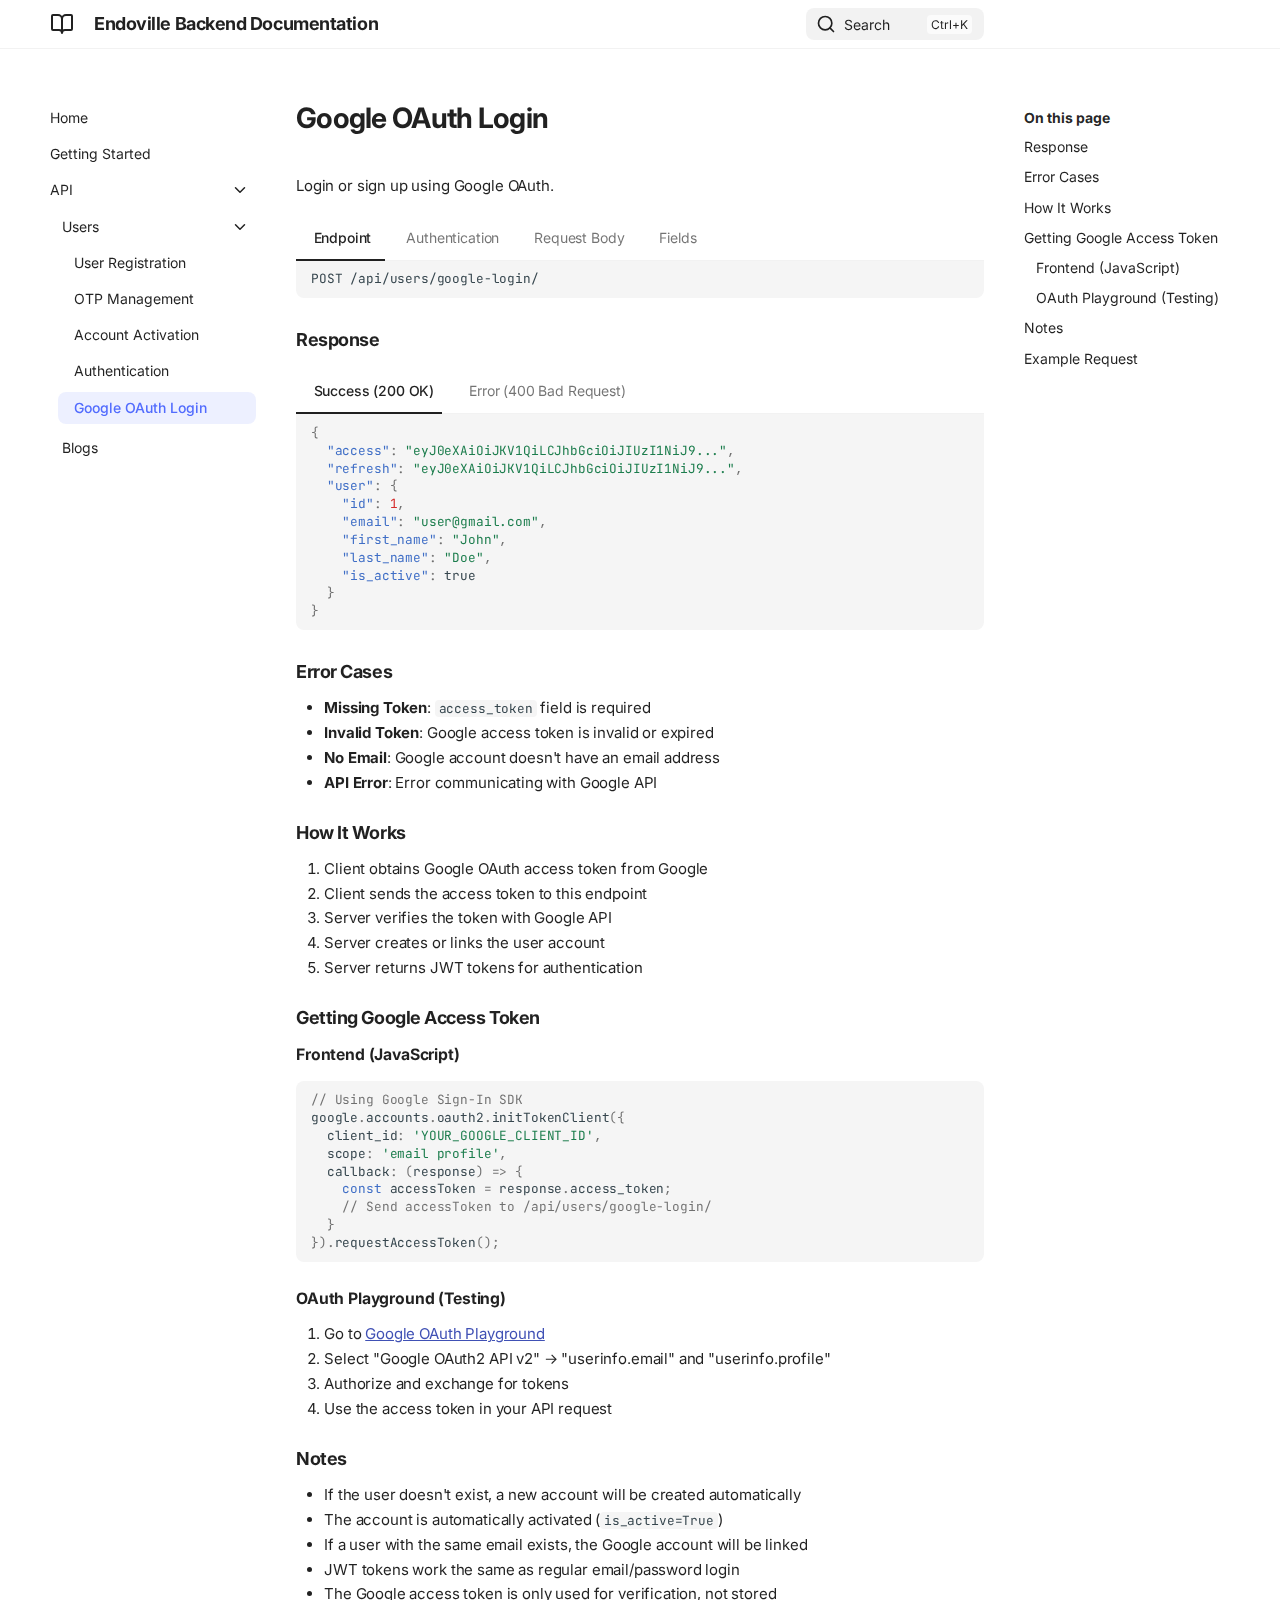
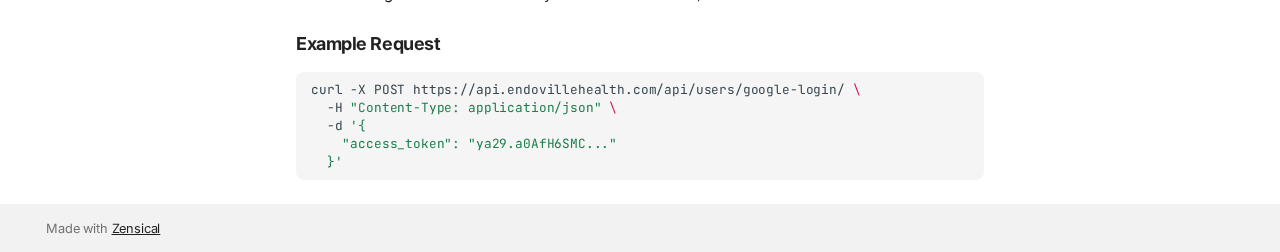
<file: src/site/api/google-login/index.html>
<!doctype html>
<html lang="en" class="no-js">
  <head>
    
      <meta charset="utf-8">
      <meta name="viewport" content="width=device-width,initial-scale=1">
      
      
      
        <link rel="canonical" href="https://api.endovillehealth.com/api/google-login/">
      
      
        <link rel="prev" href="../login/">
      
      
        <link rel="next" href="../blogs/">
      
      
        
      
      
      <link rel="icon" href="../../assets/images/favicon.png">
      <meta name="generator" content="zensical-0.0.15">
    
    
      
        <title>Google OAuth Login - Endoville Backend Documentation</title>
      
    
    
      
        
      
      <link rel="stylesheet" href="../../assets/stylesheets/modern/main.f1b6466b.min.css">
      
      
  
  
    
  
    
  
    
  
    
  
    
  
    
  
    
  
    
  
    
  
    
  
    
  
    
  
  
  <style>:root{}</style>



    
    
      
    
    
      
        
        
        <link rel="preconnect" href="https://fonts.gstatic.com" crossorigin>
        <link rel="stylesheet" href="https://fonts.googleapis.com/css?family=Inter:300,300i,400,400i,500,500i,700,700i%7CJetBrains+Mono:400,400i,700,700i&display=fallback">
        <style>:root{--md-text-font:"Inter";--md-code-font:"JetBrains Mono"}</style>
      
    
    
      <link rel="stylesheet" href="../../assets/css/custom.css">
    
    <script>__md_scope=new URL("../..",location),__md_hash=e=>[...e].reduce(((e,t)=>(e<<5)-e+t.charCodeAt(0)),0),__md_get=(e,t=localStorage,a=__md_scope)=>JSON.parse(t.getItem(a.pathname+"."+e)),__md_set=(e,t,a=localStorage,_=__md_scope)=>{try{a.setItem(_.pathname+"."+e,JSON.stringify(t))}catch(e){}},document.documentElement.setAttribute("data-platform",navigator.platform)</script>
    
      

    
    
  </head>
  
  
    <body dir="ltr">
  
    
    <input class="md-toggle" data-md-toggle="drawer" type="checkbox" id="__drawer" autocomplete="off">
    <input class="md-toggle" data-md-toggle="search" type="checkbox" id="__search" autocomplete="off">
    <label class="md-overlay" for="__drawer"></label>
    <div data-md-component="skip">
      
        
        <a href="#google-oauth-login" class="md-skip">
          Skip to content
        </a>
      
    </div>
    <div data-md-component="announce">
      
    </div>
    
    
      

  

<header class="md-header md-header--shadow" data-md-component="header">
  <nav class="md-header__inner md-grid" aria-label="Header">
    <a href="../.." title="Endoville Backend Documentation" class="md-header__button md-logo" aria-label="Endoville Backend Documentation" data-md-component="logo">
      
  
  <svg xmlns="http://www.w3.org/2000/svg" fill="none" stroke="currentColor" stroke-linecap="round" stroke-linejoin="round" stroke-width="2" class="lucide lucide-book-open" viewBox="0 0 24 24"><path d="M12 7v14M3 18a1 1 0 0 1-1-1V4a1 1 0 0 1 1-1h5a4 4 0 0 1 4 4 4 4 0 0 1 4-4h5a1 1 0 0 1 1 1v13a1 1 0 0 1-1 1h-6a3 3 0 0 0-3 3 3 3 0 0 0-3-3z"/></svg>

    </a>
    <label class="md-header__button md-icon" for="__drawer">
      
      <svg xmlns="http://www.w3.org/2000/svg" fill="none" stroke="currentColor" stroke-linecap="round" stroke-linejoin="round" stroke-width="2" class="lucide lucide-menu" viewBox="0 0 24 24"><path d="M4 5h16M4 12h16M4 19h16"/></svg>
    </label>
    <div class="md-header__title" data-md-component="header-title">
      <div class="md-header__ellipsis">
        <div class="md-header__topic">
          <span class="md-ellipsis">
            Endoville Backend Documentation
          </span>
        </div>
        <div class="md-header__topic" data-md-component="header-topic">
          <span class="md-ellipsis">
            
              Google OAuth Login
            
          </span>
        </div>
      </div>
    </div>
    
    
      <script>var palette=__md_get("__palette");if(palette&&palette.color){if("(prefers-color-scheme)"===palette.color.media){var media=matchMedia("(prefers-color-scheme: light)"),input=document.querySelector(media.matches?"[data-md-color-media='(prefers-color-scheme: light)']":"[data-md-color-media='(prefers-color-scheme: dark)']");palette.color.media=input.getAttribute("data-md-color-media"),palette.color.scheme=input.getAttribute("data-md-color-scheme"),palette.color.primary=input.getAttribute("data-md-color-primary"),palette.color.accent=input.getAttribute("data-md-color-accent")}for(var[key,value]of Object.entries(palette.color))document.body.setAttribute("data-md-color-"+key,value)}</script>
    
    
    
      
      
        <label class="md-header__button md-icon" for="__search">
          
          <svg xmlns="http://www.w3.org/2000/svg" fill="none" stroke="currentColor" stroke-linecap="round" stroke-linejoin="round" stroke-width="2" class="lucide lucide-search" viewBox="0 0 24 24"><path d="m21 21-4.34-4.34"/><circle cx="11" cy="11" r="8"/></svg>
        </label>
        <div class="md-search" data-md-component="search" role="dialog" aria-label="Search">
  <button type="button" class="md-search__button">
    Search
  </button>
</div>
      
    
    <div class="md-header__source">
      
    </div>
  </nav>
  
</header>
    
    <div class="md-container" data-md-component="container">
      
      
        
          
        
      
      <main class="md-main" data-md-component="main">
        <div class="md-main__inner md-grid">
          
            
              
              <div class="md-sidebar md-sidebar--primary" data-md-component="sidebar" data-md-type="navigation" >
                <div class="md-sidebar__scrollwrap">
                  <div class="md-sidebar__inner">
                    



<nav class="md-nav md-nav--primary" aria-label="Navigation" data-md-level="0">
  <label class="md-nav__title" for="__drawer">
    <a href="../.." title="Endoville Backend Documentation" class="md-nav__button md-logo" aria-label="Endoville Backend Documentation" data-md-component="logo">
      
  
  <svg xmlns="http://www.w3.org/2000/svg" fill="none" stroke="currentColor" stroke-linecap="round" stroke-linejoin="round" stroke-width="2" class="lucide lucide-book-open" viewBox="0 0 24 24"><path d="M12 7v14M3 18a1 1 0 0 1-1-1V4a1 1 0 0 1 1-1h5a4 4 0 0 1 4 4 4 4 0 0 1 4-4h5a1 1 0 0 1 1 1v13a1 1 0 0 1-1 1h-6a3 3 0 0 0-3 3 3 3 0 0 0-3-3z"/></svg>

    </a>
    Endoville Backend Documentation
  </label>
  
  <ul class="md-nav__list" data-md-scrollfix>
    
      
      
  
  
  
  
    <li class="md-nav__item">
      <a href="../.." class="md-nav__link">
        
  
  
  <span class="md-ellipsis">
    
  
    Home
  

    
  </span>
  
  

      </a>
    </li>
  

    
      
      
  
  
  
  
    <li class="md-nav__item">
      <a href="../../guides/getting-started/" class="md-nav__link">
        
  
  
  <span class="md-ellipsis">
    
  
    Getting Started
  

    
  </span>
  
  

      </a>
    </li>
  

    
      
      
  
  
    
  
  
  
    
    
    
    
    
    <li class="md-nav__item md-nav__item--active md-nav__item--nested">
      
        
        
        <input class="md-nav__toggle md-toggle " type="checkbox" id="__nav_3" checked>
        
          
          <label class="md-nav__link" for="__nav_3" id="__nav_3_label" tabindex="0">
            
  
  
  <span class="md-ellipsis">
    
  
    API
  

    
  </span>
  
  

            <span class="md-nav__icon md-icon"></span>
          </label>
        
        <nav class="md-nav" data-md-level="1" aria-labelledby="__nav_3_label" aria-expanded="true">
          <label class="md-nav__title" for="__nav_3">
            <span class="md-nav__icon md-icon"></span>
            
  
    API
  

          </label>
          <ul class="md-nav__list" data-md-scrollfix>
            
              
                
  
  
    
  
  
  
    
    
    
    
    
    <li class="md-nav__item md-nav__item--active md-nav__item--nested">
      
        
        
        <input class="md-nav__toggle md-toggle " type="checkbox" id="__nav_3_1" checked>
        
          
          <label class="md-nav__link" for="__nav_3_1" id="__nav_3_1_label" tabindex="0">
            
  
  
  <span class="md-ellipsis">
    
  
    Users
  

    
  </span>
  
  

            <span class="md-nav__icon md-icon"></span>
          </label>
        
        <nav class="md-nav" data-md-level="2" aria-labelledby="__nav_3_1_label" aria-expanded="true">
          <label class="md-nav__title" for="__nav_3_1">
            <span class="md-nav__icon md-icon"></span>
            
  
    Users
  

          </label>
          <ul class="md-nav__list" data-md-scrollfix>
            
              
                
  
  
  
  
    <li class="md-nav__item">
      <a href="../registration/" class="md-nav__link">
        
  
  
  <span class="md-ellipsis">
    
  
    User Registration
  

    
  </span>
  
  

      </a>
    </li>
  

              
            
              
                
  
  
  
  
    <li class="md-nav__item">
      <a href="../otp/" class="md-nav__link">
        
  
  
  <span class="md-ellipsis">
    
  
    OTP Management
  

    
  </span>
  
  

      </a>
    </li>
  

              
            
              
                
  
  
  
  
    <li class="md-nav__item">
      <a href="../activation/" class="md-nav__link">
        
  
  
  <span class="md-ellipsis">
    
  
    Account Activation
  

    
  </span>
  
  

      </a>
    </li>
  

              
            
              
                
  
  
  
  
    <li class="md-nav__item">
      <a href="../login/" class="md-nav__link">
        
  
  
  <span class="md-ellipsis">
    
  
    Authentication
  

    
  </span>
  
  

      </a>
    </li>
  

              
            
              
                
  
  
    
  
  
  
    <li class="md-nav__item md-nav__item--active">
      
      <input class="md-nav__toggle md-toggle" type="checkbox" id="__toc">
      
      
        
      
      
        <label class="md-nav__link md-nav__link--active" for="__toc">
          
  
  
  <span class="md-ellipsis">
    
  
    Google OAuth Login
  

    
  </span>
  
  

          <span class="md-nav__icon md-icon"></span>
        </label>
      
      <a href="./" class="md-nav__link md-nav__link--active">
        
  
  
  <span class="md-ellipsis">
    
  
    Google OAuth Login
  

    
  </span>
  
  

      </a>
      
        


<nav class="md-nav md-nav--secondary" aria-label="On this page">
  
  
  
    
  
  
    <label class="md-nav__title" for="__toc">
      <span class="md-nav__icon md-icon"></span>
      On this page
    </label>
    <ul class="md-nav__list" data-md-component="toc" data-md-scrollfix>
      
        <li class="md-nav__item">
  <a href="#response" class="md-nav__link">
    <span class="md-ellipsis">
      
        Response
      
    </span>
  </a>
  
</li>
      
        <li class="md-nav__item">
  <a href="#error-cases" class="md-nav__link">
    <span class="md-ellipsis">
      
        Error Cases
      
    </span>
  </a>
  
</li>
      
        <li class="md-nav__item">
  <a href="#how-it-works" class="md-nav__link">
    <span class="md-ellipsis">
      
        How It Works
      
    </span>
  </a>
  
</li>
      
        <li class="md-nav__item">
  <a href="#getting-google-access-token" class="md-nav__link">
    <span class="md-ellipsis">
      
        Getting Google Access Token
      
    </span>
  </a>
  
    <nav class="md-nav" aria-label="Getting Google Access Token">
      <ul class="md-nav__list">
        
          <li class="md-nav__item">
  <a href="#frontend-javascript" class="md-nav__link">
    <span class="md-ellipsis">
      
        Frontend (JavaScript)
      
    </span>
  </a>
  
</li>
        
          <li class="md-nav__item">
  <a href="#oauth-playground-testing" class="md-nav__link">
    <span class="md-ellipsis">
      
        OAuth Playground (Testing)
      
    </span>
  </a>
  
</li>
        
      </ul>
    </nav>
  
</li>
      
        <li class="md-nav__item">
  <a href="#notes" class="md-nav__link">
    <span class="md-ellipsis">
      
        Notes
      
    </span>
  </a>
  
</li>
      
        <li class="md-nav__item">
  <a href="#example-request" class="md-nav__link">
    <span class="md-ellipsis">
      
        Example Request
      
    </span>
  </a>
  
</li>
      
    </ul>
  
</nav>
      
    </li>
  

              
            
          </ul>
        </nav>
      
    </li>
  

              
            
              
                
  
  
  
  
    <li class="md-nav__item">
      <a href="../blogs/" class="md-nav__link">
        
  
  
  <span class="md-ellipsis">
    
  
    Blogs
  

    
  </span>
  
  

      </a>
    </li>
  

              
            
          </ul>
        </nav>
      
    </li>
  

    
  </ul>
</nav>
                  </div>
                </div>
              </div>
            
            
              
              <div class="md-sidebar md-sidebar--secondary" data-md-component="sidebar" data-md-type="toc" >
                <div class="md-sidebar__scrollwrap">
                  <div class="md-sidebar__inner">
                    


<nav class="md-nav md-nav--secondary" aria-label="On this page">
  
  
  
    
  
  
    <label class="md-nav__title" for="__toc">
      <span class="md-nav__icon md-icon"></span>
      On this page
    </label>
    <ul class="md-nav__list" data-md-component="toc" data-md-scrollfix>
      
        <li class="md-nav__item">
  <a href="#response" class="md-nav__link">
    <span class="md-ellipsis">
      
        Response
      
    </span>
  </a>
  
</li>
      
        <li class="md-nav__item">
  <a href="#error-cases" class="md-nav__link">
    <span class="md-ellipsis">
      
        Error Cases
      
    </span>
  </a>
  
</li>
      
        <li class="md-nav__item">
  <a href="#how-it-works" class="md-nav__link">
    <span class="md-ellipsis">
      
        How It Works
      
    </span>
  </a>
  
</li>
      
        <li class="md-nav__item">
  <a href="#getting-google-access-token" class="md-nav__link">
    <span class="md-ellipsis">
      
        Getting Google Access Token
      
    </span>
  </a>
  
    <nav class="md-nav" aria-label="Getting Google Access Token">
      <ul class="md-nav__list">
        
          <li class="md-nav__item">
  <a href="#frontend-javascript" class="md-nav__link">
    <span class="md-ellipsis">
      
        Frontend (JavaScript)
      
    </span>
  </a>
  
</li>
        
          <li class="md-nav__item">
  <a href="#oauth-playground-testing" class="md-nav__link">
    <span class="md-ellipsis">
      
        OAuth Playground (Testing)
      
    </span>
  </a>
  
</li>
        
      </ul>
    </nav>
  
</li>
      
        <li class="md-nav__item">
  <a href="#notes" class="md-nav__link">
    <span class="md-ellipsis">
      
        Notes
      
    </span>
  </a>
  
</li>
      
        <li class="md-nav__item">
  <a href="#example-request" class="md-nav__link">
    <span class="md-ellipsis">
      
        Example Request
      
    </span>
  </a>
  
</li>
      
    </ul>
  
</nav>
                  </div>
                </div>
              </div>
            
          
          
            <div class="md-content" data-md-component="content">
              
              <article class="md-content__inner md-typeset">
                
                  

<h1 id="google-oauth-login">Google OAuth Login<a class="headerlink" href="#google-oauth-login" title="Permanent link">&para;</a></h1>
<p>Login or sign up using Google OAuth.</p>
<div class="tabbed-set tabbed-alternate" data-tabs="1:4"><input checked="checked" id="__tabbed_1_1" name="__tabbed_1" type="radio" /><input id="__tabbed_1_2" name="__tabbed_1" type="radio" /><input id="__tabbed_1_3" name="__tabbed_1" type="radio" /><input id="__tabbed_1_4" name="__tabbed_1" type="radio" /><div class="tabbed-labels"><label for="__tabbed_1_1">Endpoint</label><label for="__tabbed_1_2">Authentication</label><label for="__tabbed_1_3">Request Body</label><label for="__tabbed_1_4">Fields</label></div>
<div class="tabbed-content">
<div class="tabbed-block">
<div class="language-text highlight"><pre><span></span><code><span id="__span-0-1"><a id="__codelineno-0-1" name="__codelineno-0-1" href="#__codelineno-0-1"></a>POST /api/users/google-login/
</span></code></pre></div>
</div>
<div class="tabbed-block">
<p>No authentication required (to get tokens).</p>
</div>
<div class="tabbed-block">
<div class="language-json highlight"><pre><span></span><code><span id="__span-1-1"><a id="__codelineno-1-1" name="__codelineno-1-1" href="#__codelineno-1-1"></a><span class="p">{</span>
</span><span id="__span-1-2"><a id="__codelineno-1-2" name="__codelineno-1-2" href="#__codelineno-1-2"></a><span class="w">  </span><span class="nt">&quot;access_token&quot;</span><span class="p">:</span><span class="w"> </span><span class="s2">&quot;ya29.a0AfH6SMC...&quot;</span>
</span><span id="__span-1-3"><a id="__codelineno-1-3" name="__codelineno-1-3" href="#__codelineno-1-3"></a><span class="p">}</span>
</span></code></pre></div>
</div>
<div class="tabbed-block">
<table>
<thead>
<tr>
<th>Field</th>
<th>Type</th>
<th>Required</th>
<th>Description</th>
</tr>
</thead>
<tbody>
<tr>
<td><code>access_token</code></td>
<td>string</td>
<td>Yes</td>
<td>Google OAuth access token</td>
</tr>
</tbody>
</table>
</div>
</div>
</div>
<h2 id="response">Response<a class="headerlink" href="#response" title="Permanent link">&para;</a></h2>
<div class="tabbed-set tabbed-alternate" data-tabs="2:2"><input checked="checked" id="__tabbed_2_1" name="__tabbed_2" type="radio" /><input id="__tabbed_2_2" name="__tabbed_2" type="radio" /><div class="tabbed-labels"><label for="__tabbed_2_1">Success (200 OK)</label><label for="__tabbed_2_2">Error (400 Bad Request)</label></div>
<div class="tabbed-content">
<div class="tabbed-block">
<div class="language-json highlight"><pre><span></span><code><span id="__span-2-1"><a id="__codelineno-2-1" name="__codelineno-2-1" href="#__codelineno-2-1"></a><span class="p">{</span>
</span><span id="__span-2-2"><a id="__codelineno-2-2" name="__codelineno-2-2" href="#__codelineno-2-2"></a><span class="w">  </span><span class="nt">&quot;access&quot;</span><span class="p">:</span><span class="w"> </span><span class="s2">&quot;eyJ0eXAiOiJKV1QiLCJhbGciOiJIUzI1NiJ9...&quot;</span><span class="p">,</span>
</span><span id="__span-2-3"><a id="__codelineno-2-3" name="__codelineno-2-3" href="#__codelineno-2-3"></a><span class="w">  </span><span class="nt">&quot;refresh&quot;</span><span class="p">:</span><span class="w"> </span><span class="s2">&quot;eyJ0eXAiOiJKV1QiLCJhbGciOiJIUzI1NiJ9...&quot;</span><span class="p">,</span>
</span><span id="__span-2-4"><a id="__codelineno-2-4" name="__codelineno-2-4" href="#__codelineno-2-4"></a><span class="w">  </span><span class="nt">&quot;user&quot;</span><span class="p">:</span><span class="w"> </span><span class="p">{</span>
</span><span id="__span-2-5"><a id="__codelineno-2-5" name="__codelineno-2-5" href="#__codelineno-2-5"></a><span class="w">    </span><span class="nt">&quot;id&quot;</span><span class="p">:</span><span class="w"> </span><span class="mi">1</span><span class="p">,</span>
</span><span id="__span-2-6"><a id="__codelineno-2-6" name="__codelineno-2-6" href="#__codelineno-2-6"></a><span class="w">    </span><span class="nt">&quot;email&quot;</span><span class="p">:</span><span class="w"> </span><span class="s2">&quot;user@gmail.com&quot;</span><span class="p">,</span>
</span><span id="__span-2-7"><a id="__codelineno-2-7" name="__codelineno-2-7" href="#__codelineno-2-7"></a><span class="w">    </span><span class="nt">&quot;first_name&quot;</span><span class="p">:</span><span class="w"> </span><span class="s2">&quot;John&quot;</span><span class="p">,</span>
</span><span id="__span-2-8"><a id="__codelineno-2-8" name="__codelineno-2-8" href="#__codelineno-2-8"></a><span class="w">    </span><span class="nt">&quot;last_name&quot;</span><span class="p">:</span><span class="w"> </span><span class="s2">&quot;Doe&quot;</span><span class="p">,</span>
</span><span id="__span-2-9"><a id="__codelineno-2-9" name="__codelineno-2-9" href="#__codelineno-2-9"></a><span class="w">    </span><span class="nt">&quot;is_active&quot;</span><span class="p">:</span><span class="w"> </span><span class="kc">true</span>
</span><span id="__span-2-10"><a id="__codelineno-2-10" name="__codelineno-2-10" href="#__codelineno-2-10"></a><span class="w">  </span><span class="p">}</span>
</span><span id="__span-2-11"><a id="__codelineno-2-11" name="__codelineno-2-11" href="#__codelineno-2-11"></a><span class="p">}</span>
</span></code></pre></div>
</div>
<div class="tabbed-block">
<div class="language-json highlight"><pre><span></span><code><span id="__span-3-1"><a id="__codelineno-3-1" name="__codelineno-3-1" href="#__codelineno-3-1"></a><span class="p">{</span>
</span><span id="__span-3-2"><a id="__codelineno-3-2" name="__codelineno-3-2" href="#__codelineno-3-2"></a><span class="w">  </span><span class="nt">&quot;access_token&quot;</span><span class="p">:</span><span class="w"> </span><span class="p">[</span><span class="s2">&quot;This field is required.&quot;</span><span class="p">]</span>
</span><span id="__span-3-3"><a id="__codelineno-3-3" name="__codelineno-3-3" href="#__codelineno-3-3"></a><span class="p">}</span>
</span></code></pre></div>
<div class="language-json highlight"><pre><span></span><code><span id="__span-4-1"><a id="__codelineno-4-1" name="__codelineno-4-1" href="#__codelineno-4-1"></a><span class="p">{</span>
</span><span id="__span-4-2"><a id="__codelineno-4-2" name="__codelineno-4-2" href="#__codelineno-4-2"></a><span class="w">  </span><span class="nt">&quot;non_field_errors&quot;</span><span class="p">:</span><span class="w"> </span><span class="p">[</span><span class="s2">&quot;Invalid Google access token.&quot;</span><span class="p">]</span>
</span><span id="__span-4-3"><a id="__codelineno-4-3" name="__codelineno-4-3" href="#__codelineno-4-3"></a><span class="p">}</span>
</span></code></pre></div>
</div>
</div>
</div>
<h2 id="error-cases">Error Cases<a class="headerlink" href="#error-cases" title="Permanent link">&para;</a></h2>
<ul>
<li><strong>Missing Token</strong>: <code>access_token</code> field is required</li>
<li><strong>Invalid Token</strong>: Google access token is invalid or expired</li>
<li><strong>No Email</strong>: Google account doesn't have an email address</li>
<li><strong>API Error</strong>: Error communicating with Google API</li>
</ul>
<h2 id="how-it-works">How It Works<a class="headerlink" href="#how-it-works" title="Permanent link">&para;</a></h2>
<ol>
<li>Client obtains Google OAuth access token from Google</li>
<li>Client sends the access token to this endpoint</li>
<li>Server verifies the token with Google API</li>
<li>Server creates or links the user account</li>
<li>Server returns JWT tokens for authentication</li>
</ol>
<h2 id="getting-google-access-token">Getting Google Access Token<a class="headerlink" href="#getting-google-access-token" title="Permanent link">&para;</a></h2>
<h3 id="frontend-javascript">Frontend (JavaScript)<a class="headerlink" href="#frontend-javascript" title="Permanent link">&para;</a></h3>
<div class="language-javascript highlight"><pre><span></span><code><span id="__span-5-1"><a id="__codelineno-5-1" name="__codelineno-5-1" href="#__codelineno-5-1"></a><span class="c1">// Using Google Sign-In SDK</span>
</span><span id="__span-5-2"><a id="__codelineno-5-2" name="__codelineno-5-2" href="#__codelineno-5-2"></a><span class="nx">google</span><span class="p">.</span><span class="nx">accounts</span><span class="p">.</span><span class="nx">oauth2</span><span class="p">.</span><span class="nx">initTokenClient</span><span class="p">({</span>
</span><span id="__span-5-3"><a id="__codelineno-5-3" name="__codelineno-5-3" href="#__codelineno-5-3"></a><span class="w">  </span><span class="nx">client_id</span><span class="o">:</span><span class="w"> </span><span class="s1">&#39;YOUR_GOOGLE_CLIENT_ID&#39;</span><span class="p">,</span>
</span><span id="__span-5-4"><a id="__codelineno-5-4" name="__codelineno-5-4" href="#__codelineno-5-4"></a><span class="w">  </span><span class="nx">scope</span><span class="o">:</span><span class="w"> </span><span class="s1">&#39;email profile&#39;</span><span class="p">,</span>
</span><span id="__span-5-5"><a id="__codelineno-5-5" name="__codelineno-5-5" href="#__codelineno-5-5"></a><span class="w">  </span><span class="nx">callback</span><span class="o">:</span><span class="w"> </span><span class="p">(</span><span class="nx">response</span><span class="p">)</span><span class="w"> </span><span class="p">=&gt;</span><span class="w"> </span><span class="p">{</span>
</span><span id="__span-5-6"><a id="__codelineno-5-6" name="__codelineno-5-6" href="#__codelineno-5-6"></a><span class="w">    </span><span class="kd">const</span><span class="w"> </span><span class="nx">accessToken</span><span class="w"> </span><span class="o">=</span><span class="w"> </span><span class="nx">response</span><span class="p">.</span><span class="nx">access_token</span><span class="p">;</span>
</span><span id="__span-5-7"><a id="__codelineno-5-7" name="__codelineno-5-7" href="#__codelineno-5-7"></a><span class="w">    </span><span class="c1">// Send accessToken to /api/users/google-login/</span>
</span><span id="__span-5-8"><a id="__codelineno-5-8" name="__codelineno-5-8" href="#__codelineno-5-8"></a><span class="w">  </span><span class="p">}</span>
</span><span id="__span-5-9"><a id="__codelineno-5-9" name="__codelineno-5-9" href="#__codelineno-5-9"></a><span class="p">}).</span><span class="nx">requestAccessToken</span><span class="p">();</span>
</span></code></pre></div>
<h3 id="oauth-playground-testing">OAuth Playground (Testing)<a class="headerlink" href="#oauth-playground-testing" title="Permanent link">&para;</a></h3>
<ol>
<li>Go to <a href="https://developers.google.com/oauthplayground/">Google OAuth Playground</a></li>
<li>Select "Google OAuth2 API v2" → "userinfo.email" and "userinfo.profile"</li>
<li>Authorize and exchange for tokens</li>
<li>Use the access token in your API request</li>
</ol>
<h2 id="notes">Notes<a class="headerlink" href="#notes" title="Permanent link">&para;</a></h2>
<ul>
<li>If the user doesn't exist, a new account will be created automatically</li>
<li>The account is automatically activated (<code>is_active=True</code>)</li>
<li>If a user with the same email exists, the Google account will be linked</li>
<li>JWT tokens work the same as regular email/password login</li>
<li>The Google access token is only used for verification, not stored</li>
</ul>
<h2 id="example-request">Example Request<a class="headerlink" href="#example-request" title="Permanent link">&para;</a></h2>
<div class="language-bash highlight"><pre><span></span><code><span id="__span-6-1"><a id="__codelineno-6-1" name="__codelineno-6-1" href="#__codelineno-6-1"></a>curl<span class="w"> </span>-X<span class="w"> </span>POST<span class="w"> </span>https://api.endovillehealth.com/api/users/google-login/<span class="w"> </span><span class="se">\</span>
</span><span id="__span-6-2"><a id="__codelineno-6-2" name="__codelineno-6-2" href="#__codelineno-6-2"></a><span class="w">  </span>-H<span class="w"> </span><span class="s2">&quot;Content-Type: application/json&quot;</span><span class="w"> </span><span class="se">\</span>
</span><span id="__span-6-3"><a id="__codelineno-6-3" name="__codelineno-6-3" href="#__codelineno-6-3"></a><span class="w">  </span>-d<span class="w"> </span><span class="s1">&#39;{</span>
</span><span id="__span-6-4"><a id="__codelineno-6-4" name="__codelineno-6-4" href="#__codelineno-6-4"></a><span class="s1">    &quot;access_token&quot;: &quot;ya29.a0AfH6SMC...&quot;</span>
</span><span id="__span-6-5"><a id="__codelineno-6-5" name="__codelineno-6-5" href="#__codelineno-6-5"></a><span class="s1">  }&#39;</span>
</span></code></pre></div>














                
              </article>
            </div>
          
          
<script>var target=document.getElementById(location.hash.slice(1));target&&target.name&&(target.checked=target.name.startsWith("__tabbed_"))</script>
        </div>
        
      </main>
      
        <footer class="md-footer">
  
  <div class="md-footer-meta md-typeset">
    <div class="md-footer-meta__inner md-grid">
      <div class="md-copyright">
  
  
    Made with
    <a href="https://zensical.org/" target="_blank" rel="noopener">
      Zensical
    </a>
  
</div>
      
    </div>
  </div>
</footer>
      
    </div>
    <div class="md-dialog" data-md-component="dialog">
      <div class="md-dialog__inner md-typeset"></div>
    </div>
    
    
    
      
      
      
      <script id="__config" type="application/json">{"annotate":null,"base":"../..","features":[],"search":"../../assets/javascripts/workers/search.e2d2d235.min.js","tags":null,"translations":{"clipboard.copied":"Copied to clipboard","clipboard.copy":"Copy to clipboard","search.result.more.one":"1 more on this page","search.result.more.other":"# more on this page","search.result.none":"No matching documents","search.result.one":"1 matching document","search.result.other":"# matching documents","search.result.placeholder":"Type to start searching","search.result.term.missing":"Missing","select.version":"Select version"},"version":null}</script>
    
    
      <script src="../../assets/javascripts/bundle.00c35305.min.js"></script>
      
    
  </body>
</html>
</file>
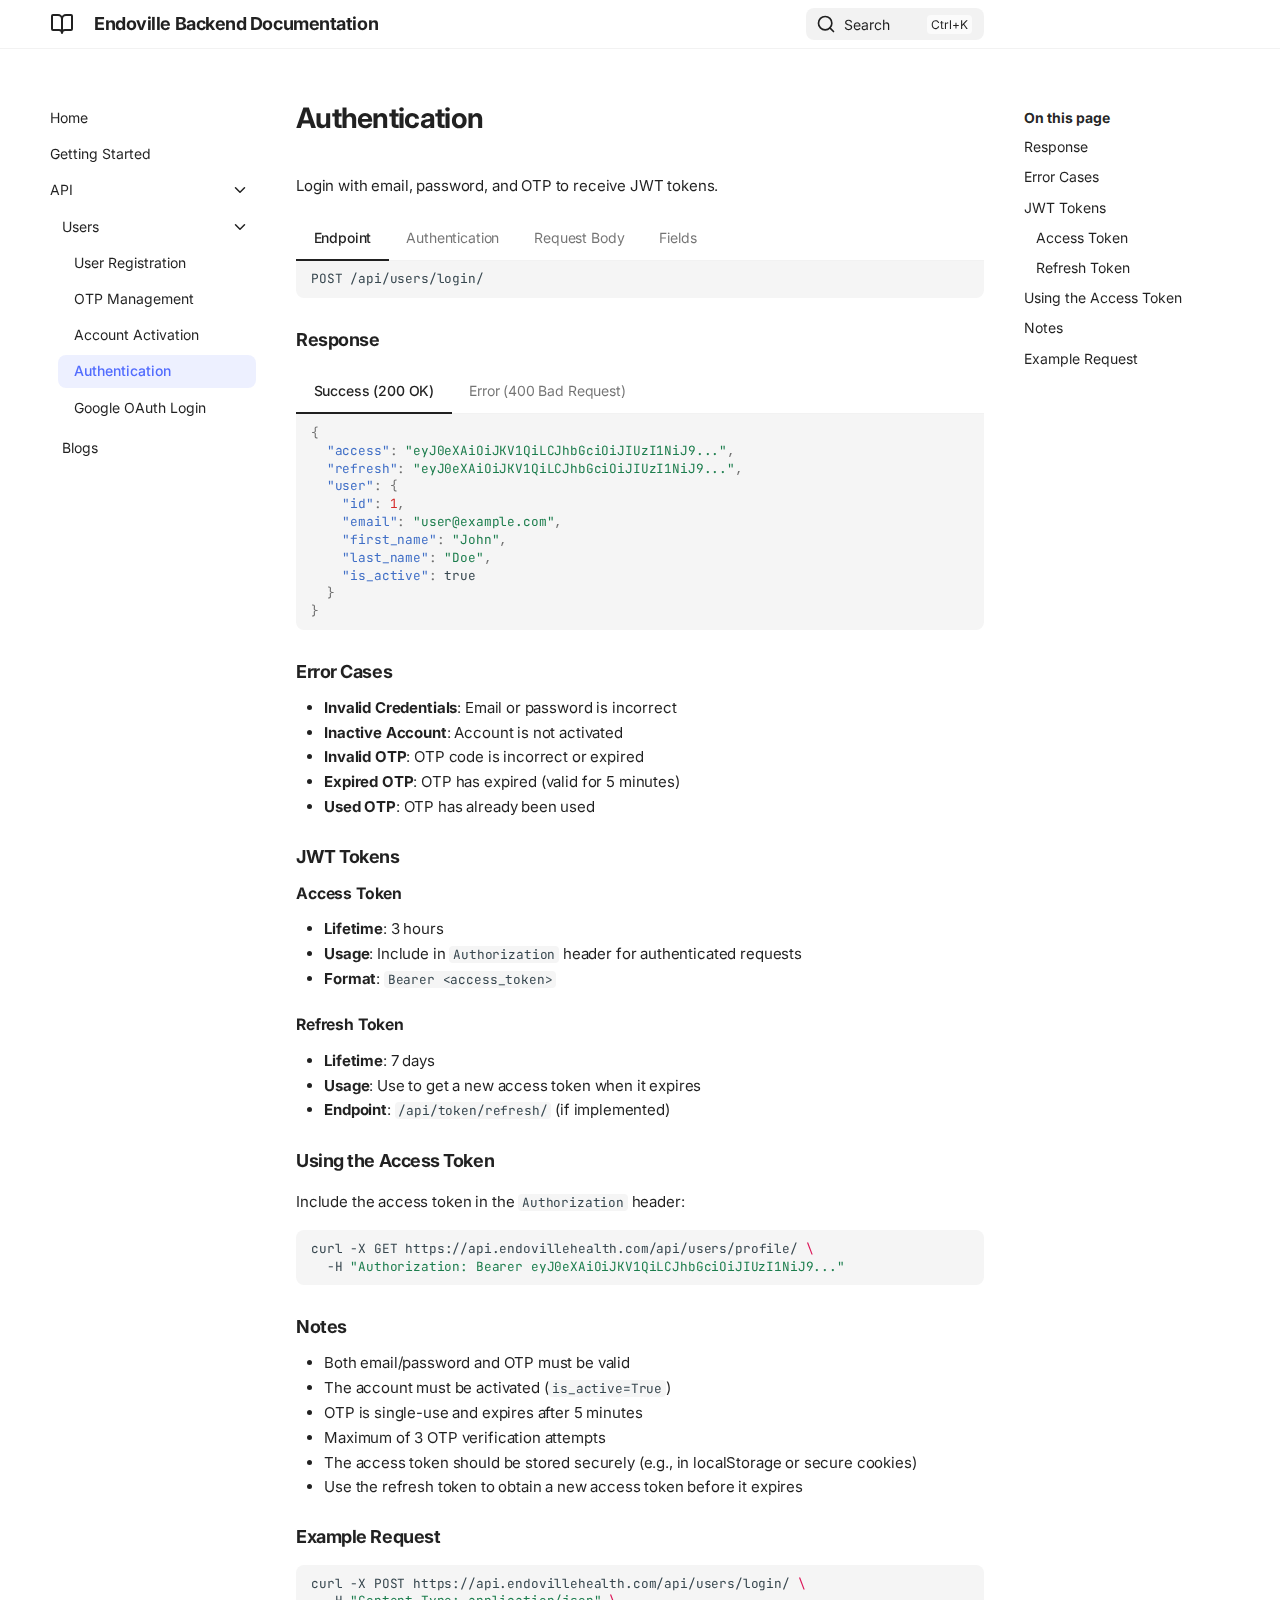
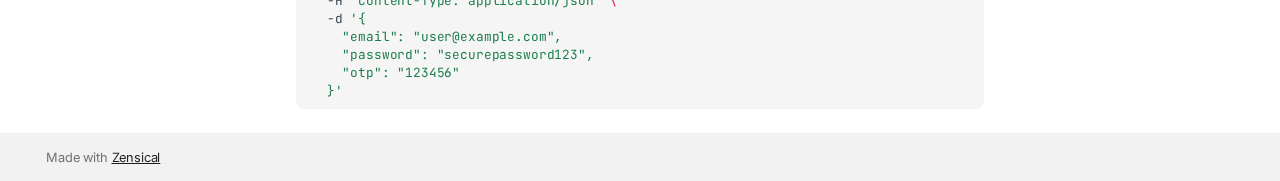
<file: src/site/api/login/index.html>
<!doctype html>
<html lang="en" class="no-js">
  <head>
    
      <meta charset="utf-8">
      <meta name="viewport" content="width=device-width,initial-scale=1">
      
      
      
        <link rel="canonical" href="https://api.endovillehealth.com/api/login/">
      
      
        <link rel="prev" href="../activation/">
      
      
        <link rel="next" href="../google-login/">
      
      
        
      
      
      <link rel="icon" href="../../assets/images/favicon.png">
      <meta name="generator" content="zensical-0.0.15">
    
    
      
        <title>Authentication - Endoville Backend Documentation</title>
      
    
    
      
        
      
      <link rel="stylesheet" href="../../assets/stylesheets/modern/main.f1b6466b.min.css">
      
      
  
  
    
  
    
  
    
  
    
  
    
  
    
  
    
  
    
  
    
  
    
  
    
  
    
  
  
  <style>:root{}</style>



    
    
      
    
    
      
        
        
        <link rel="preconnect" href="https://fonts.gstatic.com" crossorigin>
        <link rel="stylesheet" href="https://fonts.googleapis.com/css?family=Inter:300,300i,400,400i,500,500i,700,700i%7CJetBrains+Mono:400,400i,700,700i&display=fallback">
        <style>:root{--md-text-font:"Inter";--md-code-font:"JetBrains Mono"}</style>
      
    
    
      <link rel="stylesheet" href="../../assets/css/custom.css">
    
    <script>__md_scope=new URL("../..",location),__md_hash=e=>[...e].reduce(((e,t)=>(e<<5)-e+t.charCodeAt(0)),0),__md_get=(e,t=localStorage,a=__md_scope)=>JSON.parse(t.getItem(a.pathname+"."+e)),__md_set=(e,t,a=localStorage,_=__md_scope)=>{try{a.setItem(_.pathname+"."+e,JSON.stringify(t))}catch(e){}},document.documentElement.setAttribute("data-platform",navigator.platform)</script>
    
      

    
    
  </head>
  
  
    <body dir="ltr">
  
    
    <input class="md-toggle" data-md-toggle="drawer" type="checkbox" id="__drawer" autocomplete="off">
    <input class="md-toggle" data-md-toggle="search" type="checkbox" id="__search" autocomplete="off">
    <label class="md-overlay" for="__drawer"></label>
    <div data-md-component="skip">
      
        
        <a href="#authentication" class="md-skip">
          Skip to content
        </a>
      
    </div>
    <div data-md-component="announce">
      
    </div>
    
    
      

  

<header class="md-header md-header--shadow" data-md-component="header">
  <nav class="md-header__inner md-grid" aria-label="Header">
    <a href="../.." title="Endoville Backend Documentation" class="md-header__button md-logo" aria-label="Endoville Backend Documentation" data-md-component="logo">
      
  
  <svg xmlns="http://www.w3.org/2000/svg" fill="none" stroke="currentColor" stroke-linecap="round" stroke-linejoin="round" stroke-width="2" class="lucide lucide-book-open" viewBox="0 0 24 24"><path d="M12 7v14M3 18a1 1 0 0 1-1-1V4a1 1 0 0 1 1-1h5a4 4 0 0 1 4 4 4 4 0 0 1 4-4h5a1 1 0 0 1 1 1v13a1 1 0 0 1-1 1h-6a3 3 0 0 0-3 3 3 3 0 0 0-3-3z"/></svg>

    </a>
    <label class="md-header__button md-icon" for="__drawer">
      
      <svg xmlns="http://www.w3.org/2000/svg" fill="none" stroke="currentColor" stroke-linecap="round" stroke-linejoin="round" stroke-width="2" class="lucide lucide-menu" viewBox="0 0 24 24"><path d="M4 5h16M4 12h16M4 19h16"/></svg>
    </label>
    <div class="md-header__title" data-md-component="header-title">
      <div class="md-header__ellipsis">
        <div class="md-header__topic">
          <span class="md-ellipsis">
            Endoville Backend Documentation
          </span>
        </div>
        <div class="md-header__topic" data-md-component="header-topic">
          <span class="md-ellipsis">
            
              Authentication
            
          </span>
        </div>
      </div>
    </div>
    
    
      <script>var palette=__md_get("__palette");if(palette&&palette.color){if("(prefers-color-scheme)"===palette.color.media){var media=matchMedia("(prefers-color-scheme: light)"),input=document.querySelector(media.matches?"[data-md-color-media='(prefers-color-scheme: light)']":"[data-md-color-media='(prefers-color-scheme: dark)']");palette.color.media=input.getAttribute("data-md-color-media"),palette.color.scheme=input.getAttribute("data-md-color-scheme"),palette.color.primary=input.getAttribute("data-md-color-primary"),palette.color.accent=input.getAttribute("data-md-color-accent")}for(var[key,value]of Object.entries(palette.color))document.body.setAttribute("data-md-color-"+key,value)}</script>
    
    
    
      
      
        <label class="md-header__button md-icon" for="__search">
          
          <svg xmlns="http://www.w3.org/2000/svg" fill="none" stroke="currentColor" stroke-linecap="round" stroke-linejoin="round" stroke-width="2" class="lucide lucide-search" viewBox="0 0 24 24"><path d="m21 21-4.34-4.34"/><circle cx="11" cy="11" r="8"/></svg>
        </label>
        <div class="md-search" data-md-component="search" role="dialog" aria-label="Search">
  <button type="button" class="md-search__button">
    Search
  </button>
</div>
      
    
    <div class="md-header__source">
      
    </div>
  </nav>
  
</header>
    
    <div class="md-container" data-md-component="container">
      
      
        
          
        
      
      <main class="md-main" data-md-component="main">
        <div class="md-main__inner md-grid">
          
            
              
              <div class="md-sidebar md-sidebar--primary" data-md-component="sidebar" data-md-type="navigation" >
                <div class="md-sidebar__scrollwrap">
                  <div class="md-sidebar__inner">
                    



<nav class="md-nav md-nav--primary" aria-label="Navigation" data-md-level="0">
  <label class="md-nav__title" for="__drawer">
    <a href="../.." title="Endoville Backend Documentation" class="md-nav__button md-logo" aria-label="Endoville Backend Documentation" data-md-component="logo">
      
  
  <svg xmlns="http://www.w3.org/2000/svg" fill="none" stroke="currentColor" stroke-linecap="round" stroke-linejoin="round" stroke-width="2" class="lucide lucide-book-open" viewBox="0 0 24 24"><path d="M12 7v14M3 18a1 1 0 0 1-1-1V4a1 1 0 0 1 1-1h5a4 4 0 0 1 4 4 4 4 0 0 1 4-4h5a1 1 0 0 1 1 1v13a1 1 0 0 1-1 1h-6a3 3 0 0 0-3 3 3 3 0 0 0-3-3z"/></svg>

    </a>
    Endoville Backend Documentation
  </label>
  
  <ul class="md-nav__list" data-md-scrollfix>
    
      
      
  
  
  
  
    <li class="md-nav__item">
      <a href="../.." class="md-nav__link">
        
  
  
  <span class="md-ellipsis">
    
  
    Home
  

    
  </span>
  
  

      </a>
    </li>
  

    
      
      
  
  
  
  
    <li class="md-nav__item">
      <a href="../../guides/getting-started/" class="md-nav__link">
        
  
  
  <span class="md-ellipsis">
    
  
    Getting Started
  

    
  </span>
  
  

      </a>
    </li>
  

    
      
      
  
  
    
  
  
  
    
    
    
    
    
    <li class="md-nav__item md-nav__item--active md-nav__item--nested">
      
        
        
        <input class="md-nav__toggle md-toggle " type="checkbox" id="__nav_3" checked>
        
          
          <label class="md-nav__link" for="__nav_3" id="__nav_3_label" tabindex="0">
            
  
  
  <span class="md-ellipsis">
    
  
    API
  

    
  </span>
  
  

            <span class="md-nav__icon md-icon"></span>
          </label>
        
        <nav class="md-nav" data-md-level="1" aria-labelledby="__nav_3_label" aria-expanded="true">
          <label class="md-nav__title" for="__nav_3">
            <span class="md-nav__icon md-icon"></span>
            
  
    API
  

          </label>
          <ul class="md-nav__list" data-md-scrollfix>
            
              
                
  
  
    
  
  
  
    
    
    
    
    
    <li class="md-nav__item md-nav__item--active md-nav__item--nested">
      
        
        
        <input class="md-nav__toggle md-toggle " type="checkbox" id="__nav_3_1" checked>
        
          
          <label class="md-nav__link" for="__nav_3_1" id="__nav_3_1_label" tabindex="0">
            
  
  
  <span class="md-ellipsis">
    
  
    Users
  

    
  </span>
  
  

            <span class="md-nav__icon md-icon"></span>
          </label>
        
        <nav class="md-nav" data-md-level="2" aria-labelledby="__nav_3_1_label" aria-expanded="true">
          <label class="md-nav__title" for="__nav_3_1">
            <span class="md-nav__icon md-icon"></span>
            
  
    Users
  

          </label>
          <ul class="md-nav__list" data-md-scrollfix>
            
              
                
  
  
  
  
    <li class="md-nav__item">
      <a href="../registration/" class="md-nav__link">
        
  
  
  <span class="md-ellipsis">
    
  
    User Registration
  

    
  </span>
  
  

      </a>
    </li>
  

              
            
              
                
  
  
  
  
    <li class="md-nav__item">
      <a href="../otp/" class="md-nav__link">
        
  
  
  <span class="md-ellipsis">
    
  
    OTP Management
  

    
  </span>
  
  

      </a>
    </li>
  

              
            
              
                
  
  
  
  
    <li class="md-nav__item">
      <a href="../activation/" class="md-nav__link">
        
  
  
  <span class="md-ellipsis">
    
  
    Account Activation
  

    
  </span>
  
  

      </a>
    </li>
  

              
            
              
                
  
  
    
  
  
  
    <li class="md-nav__item md-nav__item--active">
      
      <input class="md-nav__toggle md-toggle" type="checkbox" id="__toc">
      
      
        
      
      
        <label class="md-nav__link md-nav__link--active" for="__toc">
          
  
  
  <span class="md-ellipsis">
    
  
    Authentication
  

    
  </span>
  
  

          <span class="md-nav__icon md-icon"></span>
        </label>
      
      <a href="./" class="md-nav__link md-nav__link--active">
        
  
  
  <span class="md-ellipsis">
    
  
    Authentication
  

    
  </span>
  
  

      </a>
      
        


<nav class="md-nav md-nav--secondary" aria-label="On this page">
  
  
  
    
  
  
    <label class="md-nav__title" for="__toc">
      <span class="md-nav__icon md-icon"></span>
      On this page
    </label>
    <ul class="md-nav__list" data-md-component="toc" data-md-scrollfix>
      
        <li class="md-nav__item">
  <a href="#response" class="md-nav__link">
    <span class="md-ellipsis">
      
        Response
      
    </span>
  </a>
  
</li>
      
        <li class="md-nav__item">
  <a href="#error-cases" class="md-nav__link">
    <span class="md-ellipsis">
      
        Error Cases
      
    </span>
  </a>
  
</li>
      
        <li class="md-nav__item">
  <a href="#jwt-tokens" class="md-nav__link">
    <span class="md-ellipsis">
      
        JWT Tokens
      
    </span>
  </a>
  
    <nav class="md-nav" aria-label="JWT Tokens">
      <ul class="md-nav__list">
        
          <li class="md-nav__item">
  <a href="#access-token" class="md-nav__link">
    <span class="md-ellipsis">
      
        Access Token
      
    </span>
  </a>
  
</li>
        
          <li class="md-nav__item">
  <a href="#refresh-token" class="md-nav__link">
    <span class="md-ellipsis">
      
        Refresh Token
      
    </span>
  </a>
  
</li>
        
      </ul>
    </nav>
  
</li>
      
        <li class="md-nav__item">
  <a href="#using-the-access-token" class="md-nav__link">
    <span class="md-ellipsis">
      
        Using the Access Token
      
    </span>
  </a>
  
</li>
      
        <li class="md-nav__item">
  <a href="#notes" class="md-nav__link">
    <span class="md-ellipsis">
      
        Notes
      
    </span>
  </a>
  
</li>
      
        <li class="md-nav__item">
  <a href="#example-request" class="md-nav__link">
    <span class="md-ellipsis">
      
        Example Request
      
    </span>
  </a>
  
</li>
      
    </ul>
  
</nav>
      
    </li>
  

              
            
              
                
  
  
  
  
    <li class="md-nav__item">
      <a href="../google-login/" class="md-nav__link">
        
  
  
  <span class="md-ellipsis">
    
  
    Google OAuth Login
  

    
  </span>
  
  

      </a>
    </li>
  

              
            
          </ul>
        </nav>
      
    </li>
  

              
            
              
                
  
  
  
  
    <li class="md-nav__item">
      <a href="../blogs/" class="md-nav__link">
        
  
  
  <span class="md-ellipsis">
    
  
    Blogs
  

    
  </span>
  
  

      </a>
    </li>
  

              
            
          </ul>
        </nav>
      
    </li>
  

    
  </ul>
</nav>
                  </div>
                </div>
              </div>
            
            
              
              <div class="md-sidebar md-sidebar--secondary" data-md-component="sidebar" data-md-type="toc" >
                <div class="md-sidebar__scrollwrap">
                  <div class="md-sidebar__inner">
                    


<nav class="md-nav md-nav--secondary" aria-label="On this page">
  
  
  
    
  
  
    <label class="md-nav__title" for="__toc">
      <span class="md-nav__icon md-icon"></span>
      On this page
    </label>
    <ul class="md-nav__list" data-md-component="toc" data-md-scrollfix>
      
        <li class="md-nav__item">
  <a href="#response" class="md-nav__link">
    <span class="md-ellipsis">
      
        Response
      
    </span>
  </a>
  
</li>
      
        <li class="md-nav__item">
  <a href="#error-cases" class="md-nav__link">
    <span class="md-ellipsis">
      
        Error Cases
      
    </span>
  </a>
  
</li>
      
        <li class="md-nav__item">
  <a href="#jwt-tokens" class="md-nav__link">
    <span class="md-ellipsis">
      
        JWT Tokens
      
    </span>
  </a>
  
    <nav class="md-nav" aria-label="JWT Tokens">
      <ul class="md-nav__list">
        
          <li class="md-nav__item">
  <a href="#access-token" class="md-nav__link">
    <span class="md-ellipsis">
      
        Access Token
      
    </span>
  </a>
  
</li>
        
          <li class="md-nav__item">
  <a href="#refresh-token" class="md-nav__link">
    <span class="md-ellipsis">
      
        Refresh Token
      
    </span>
  </a>
  
</li>
        
      </ul>
    </nav>
  
</li>
      
        <li class="md-nav__item">
  <a href="#using-the-access-token" class="md-nav__link">
    <span class="md-ellipsis">
      
        Using the Access Token
      
    </span>
  </a>
  
</li>
      
        <li class="md-nav__item">
  <a href="#notes" class="md-nav__link">
    <span class="md-ellipsis">
      
        Notes
      
    </span>
  </a>
  
</li>
      
        <li class="md-nav__item">
  <a href="#example-request" class="md-nav__link">
    <span class="md-ellipsis">
      
        Example Request
      
    </span>
  </a>
  
</li>
      
    </ul>
  
</nav>
                  </div>
                </div>
              </div>
            
          
          
            <div class="md-content" data-md-component="content">
              
              <article class="md-content__inner md-typeset">
                
                  

<h1 id="authentication">Authentication<a class="headerlink" href="#authentication" title="Permanent link">&para;</a></h1>
<p>Login with email, password, and OTP to receive JWT tokens.</p>
<div class="tabbed-set tabbed-alternate" data-tabs="1:4"><input checked="checked" id="__tabbed_1_1" name="__tabbed_1" type="radio" /><input id="__tabbed_1_2" name="__tabbed_1" type="radio" /><input id="__tabbed_1_3" name="__tabbed_1" type="radio" /><input id="__tabbed_1_4" name="__tabbed_1" type="radio" /><div class="tabbed-labels"><label for="__tabbed_1_1">Endpoint</label><label for="__tabbed_1_2">Authentication</label><label for="__tabbed_1_3">Request Body</label><label for="__tabbed_1_4">Fields</label></div>
<div class="tabbed-content">
<div class="tabbed-block">
<div class="language-text highlight"><pre><span></span><code><span id="__span-0-1"><a id="__codelineno-0-1" name="__codelineno-0-1" href="#__codelineno-0-1"></a>POST /api/users/login/
</span></code></pre></div>
</div>
<div class="tabbed-block">
<p>No authentication required (to get tokens).</p>
</div>
<div class="tabbed-block">
<div class="language-json highlight"><pre><span></span><code><span id="__span-1-1"><a id="__codelineno-1-1" name="__codelineno-1-1" href="#__codelineno-1-1"></a><span class="p">{</span>
</span><span id="__span-1-2"><a id="__codelineno-1-2" name="__codelineno-1-2" href="#__codelineno-1-2"></a><span class="w">  </span><span class="nt">&quot;email&quot;</span><span class="p">:</span><span class="w"> </span><span class="s2">&quot;user@example.com&quot;</span><span class="p">,</span>
</span><span id="__span-1-3"><a id="__codelineno-1-3" name="__codelineno-1-3" href="#__codelineno-1-3"></a><span class="w">  </span><span class="nt">&quot;password&quot;</span><span class="p">:</span><span class="w"> </span><span class="s2">&quot;securepassword123&quot;</span><span class="p">,</span>
</span><span id="__span-1-4"><a id="__codelineno-1-4" name="__codelineno-1-4" href="#__codelineno-1-4"></a><span class="w">  </span><span class="nt">&quot;otp&quot;</span><span class="p">:</span><span class="w"> </span><span class="s2">&quot;123456&quot;</span>
</span><span id="__span-1-5"><a id="__codelineno-1-5" name="__codelineno-1-5" href="#__codelineno-1-5"></a><span class="p">}</span>
</span></code></pre></div>
</div>
<div class="tabbed-block">
<table>
<thead>
<tr>
<th>Field</th>
<th>Type</th>
<th>Required</th>
<th>Description</th>
</tr>
</thead>
<tbody>
<tr>
<td><code>email</code></td>
<td>string</td>
<td>Yes</td>
<td>User's email address</td>
</tr>
<tr>
<td><code>password</code></td>
<td>string</td>
<td>Yes</td>
<td>User's password</td>
</tr>
<tr>
<td><code>otp</code></td>
<td>string</td>
<td>Yes</td>
<td>6-digit OTP code for additional security</td>
</tr>
</tbody>
</table>
</div>
</div>
</div>
<h2 id="response">Response<a class="headerlink" href="#response" title="Permanent link">&para;</a></h2>
<div class="tabbed-set tabbed-alternate" data-tabs="2:2"><input checked="checked" id="__tabbed_2_1" name="__tabbed_2" type="radio" /><input id="__tabbed_2_2" name="__tabbed_2" type="radio" /><div class="tabbed-labels"><label for="__tabbed_2_1">Success (200 OK)</label><label for="__tabbed_2_2">Error (400 Bad Request)</label></div>
<div class="tabbed-content">
<div class="tabbed-block">
<div class="language-json highlight"><pre><span></span><code><span id="__span-2-1"><a id="__codelineno-2-1" name="__codelineno-2-1" href="#__codelineno-2-1"></a><span class="p">{</span>
</span><span id="__span-2-2"><a id="__codelineno-2-2" name="__codelineno-2-2" href="#__codelineno-2-2"></a><span class="w">  </span><span class="nt">&quot;access&quot;</span><span class="p">:</span><span class="w"> </span><span class="s2">&quot;eyJ0eXAiOiJKV1QiLCJhbGciOiJIUzI1NiJ9...&quot;</span><span class="p">,</span>
</span><span id="__span-2-3"><a id="__codelineno-2-3" name="__codelineno-2-3" href="#__codelineno-2-3"></a><span class="w">  </span><span class="nt">&quot;refresh&quot;</span><span class="p">:</span><span class="w"> </span><span class="s2">&quot;eyJ0eXAiOiJKV1QiLCJhbGciOiJIUzI1NiJ9...&quot;</span><span class="p">,</span>
</span><span id="__span-2-4"><a id="__codelineno-2-4" name="__codelineno-2-4" href="#__codelineno-2-4"></a><span class="w">  </span><span class="nt">&quot;user&quot;</span><span class="p">:</span><span class="w"> </span><span class="p">{</span>
</span><span id="__span-2-5"><a id="__codelineno-2-5" name="__codelineno-2-5" href="#__codelineno-2-5"></a><span class="w">    </span><span class="nt">&quot;id&quot;</span><span class="p">:</span><span class="w"> </span><span class="mi">1</span><span class="p">,</span>
</span><span id="__span-2-6"><a id="__codelineno-2-6" name="__codelineno-2-6" href="#__codelineno-2-6"></a><span class="w">    </span><span class="nt">&quot;email&quot;</span><span class="p">:</span><span class="w"> </span><span class="s2">&quot;user@example.com&quot;</span><span class="p">,</span>
</span><span id="__span-2-7"><a id="__codelineno-2-7" name="__codelineno-2-7" href="#__codelineno-2-7"></a><span class="w">    </span><span class="nt">&quot;first_name&quot;</span><span class="p">:</span><span class="w"> </span><span class="s2">&quot;John&quot;</span><span class="p">,</span>
</span><span id="__span-2-8"><a id="__codelineno-2-8" name="__codelineno-2-8" href="#__codelineno-2-8"></a><span class="w">    </span><span class="nt">&quot;last_name&quot;</span><span class="p">:</span><span class="w"> </span><span class="s2">&quot;Doe&quot;</span><span class="p">,</span>
</span><span id="__span-2-9"><a id="__codelineno-2-9" name="__codelineno-2-9" href="#__codelineno-2-9"></a><span class="w">    </span><span class="nt">&quot;is_active&quot;</span><span class="p">:</span><span class="w"> </span><span class="kc">true</span>
</span><span id="__span-2-10"><a id="__codelineno-2-10" name="__codelineno-2-10" href="#__codelineno-2-10"></a><span class="w">  </span><span class="p">}</span>
</span><span id="__span-2-11"><a id="__codelineno-2-11" name="__codelineno-2-11" href="#__codelineno-2-11"></a><span class="p">}</span>
</span></code></pre></div>
</div>
<div class="tabbed-block">
<div class="language-json highlight"><pre><span></span><code><span id="__span-3-1"><a id="__codelineno-3-1" name="__codelineno-3-1" href="#__codelineno-3-1"></a><span class="p">{</span>
</span><span id="__span-3-2"><a id="__codelineno-3-2" name="__codelineno-3-2" href="#__codelineno-3-2"></a><span class="w">  </span><span class="nt">&quot;non_field_errors&quot;</span><span class="p">:</span><span class="w"> </span><span class="p">[</span><span class="s2">&quot;Invalid email or password.&quot;</span><span class="p">]</span>
</span><span id="__span-3-3"><a id="__codelineno-3-3" name="__codelineno-3-3" href="#__codelineno-3-3"></a><span class="p">}</span>
</span></code></pre></div>
<div class="language-json highlight"><pre><span></span><code><span id="__span-4-1"><a id="__codelineno-4-1" name="__codelineno-4-1" href="#__codelineno-4-1"></a><span class="p">{</span>
</span><span id="__span-4-2"><a id="__codelineno-4-2" name="__codelineno-4-2" href="#__codelineno-4-2"></a><span class="w">  </span><span class="nt">&quot;otp&quot;</span><span class="p">:</span><span class="w"> </span><span class="p">[</span><span class="s2">&quot;Invalid OTP or OTP has expired.&quot;</span><span class="p">]</span>
</span><span id="__span-4-3"><a id="__codelineno-4-3" name="__codelineno-4-3" href="#__codelineno-4-3"></a><span class="p">}</span>
</span></code></pre></div>
</div>
</div>
</div>
<h2 id="error-cases">Error Cases<a class="headerlink" href="#error-cases" title="Permanent link">&para;</a></h2>
<ul>
<li><strong>Invalid Credentials</strong>: Email or password is incorrect</li>
<li><strong>Inactive Account</strong>: Account is not activated</li>
<li><strong>Invalid OTP</strong>: OTP code is incorrect or expired</li>
<li><strong>Expired OTP</strong>: OTP has expired (valid for 5 minutes)</li>
<li><strong>Used OTP</strong>: OTP has already been used</li>
</ul>
<h2 id="jwt-tokens">JWT Tokens<a class="headerlink" href="#jwt-tokens" title="Permanent link">&para;</a></h2>
<h3 id="access-token">Access Token<a class="headerlink" href="#access-token" title="Permanent link">&para;</a></h3>
<ul>
<li><strong>Lifetime</strong>: 3 hours</li>
<li><strong>Usage</strong>: Include in <code>Authorization</code> header for authenticated requests</li>
<li><strong>Format</strong>: <code>Bearer &lt;access_token&gt;</code></li>
</ul>
<h3 id="refresh-token">Refresh Token<a class="headerlink" href="#refresh-token" title="Permanent link">&para;</a></h3>
<ul>
<li><strong>Lifetime</strong>: 7 days</li>
<li><strong>Usage</strong>: Use to get a new access token when it expires</li>
<li><strong>Endpoint</strong>: <code>/api/token/refresh/</code> (if implemented)</li>
</ul>
<h2 id="using-the-access-token">Using the Access Token<a class="headerlink" href="#using-the-access-token" title="Permanent link">&para;</a></h2>
<p>Include the access token in the <code>Authorization</code> header:</p>
<div class="language-bash highlight"><pre><span></span><code><span id="__span-5-1"><a id="__codelineno-5-1" name="__codelineno-5-1" href="#__codelineno-5-1"></a>curl<span class="w"> </span>-X<span class="w"> </span>GET<span class="w"> </span>https://api.endovillehealth.com/api/users/profile/<span class="w"> </span><span class="se">\</span>
</span><span id="__span-5-2"><a id="__codelineno-5-2" name="__codelineno-5-2" href="#__codelineno-5-2"></a><span class="w">  </span>-H<span class="w"> </span><span class="s2">&quot;Authorization: Bearer eyJ0eXAiOiJKV1QiLCJhbGciOiJIUzI1NiJ9...&quot;</span>
</span></code></pre></div>
<h2 id="notes">Notes<a class="headerlink" href="#notes" title="Permanent link">&para;</a></h2>
<ul>
<li>Both email/password and OTP must be valid</li>
<li>The account must be activated (<code>is_active=True</code>)</li>
<li>OTP is single-use and expires after 5 minutes</li>
<li>Maximum of 3 OTP verification attempts</li>
<li>The access token should be stored securely (e.g., in localStorage or secure cookies)</li>
<li>Use the refresh token to obtain a new access token before it expires</li>
</ul>
<h2 id="example-request">Example Request<a class="headerlink" href="#example-request" title="Permanent link">&para;</a></h2>
<div class="language-bash highlight"><pre><span></span><code><span id="__span-6-1"><a id="__codelineno-6-1" name="__codelineno-6-1" href="#__codelineno-6-1"></a>curl<span class="w"> </span>-X<span class="w"> </span>POST<span class="w"> </span>https://api.endovillehealth.com/api/users/login/<span class="w"> </span><span class="se">\</span>
</span><span id="__span-6-2"><a id="__codelineno-6-2" name="__codelineno-6-2" href="#__codelineno-6-2"></a><span class="w">  </span>-H<span class="w"> </span><span class="s2">&quot;Content-Type: application/json&quot;</span><span class="w"> </span><span class="se">\</span>
</span><span id="__span-6-3"><a id="__codelineno-6-3" name="__codelineno-6-3" href="#__codelineno-6-3"></a><span class="w">  </span>-d<span class="w"> </span><span class="s1">&#39;{</span>
</span><span id="__span-6-4"><a id="__codelineno-6-4" name="__codelineno-6-4" href="#__codelineno-6-4"></a><span class="s1">    &quot;email&quot;: &quot;user@example.com&quot;,</span>
</span><span id="__span-6-5"><a id="__codelineno-6-5" name="__codelineno-6-5" href="#__codelineno-6-5"></a><span class="s1">    &quot;password&quot;: &quot;securepassword123&quot;,</span>
</span><span id="__span-6-6"><a id="__codelineno-6-6" name="__codelineno-6-6" href="#__codelineno-6-6"></a><span class="s1">    &quot;otp&quot;: &quot;123456&quot;</span>
</span><span id="__span-6-7"><a id="__codelineno-6-7" name="__codelineno-6-7" href="#__codelineno-6-7"></a><span class="s1">  }&#39;</span>
</span></code></pre></div>














                
              </article>
            </div>
          
          
<script>var target=document.getElementById(location.hash.slice(1));target&&target.name&&(target.checked=target.name.startsWith("__tabbed_"))</script>
        </div>
        
      </main>
      
        <footer class="md-footer">
  
  <div class="md-footer-meta md-typeset">
    <div class="md-footer-meta__inner md-grid">
      <div class="md-copyright">
  
  
    Made with
    <a href="https://zensical.org/" target="_blank" rel="noopener">
      Zensical
    </a>
  
</div>
      
    </div>
  </div>
</footer>
      
    </div>
    <div class="md-dialog" data-md-component="dialog">
      <div class="md-dialog__inner md-typeset"></div>
    </div>
    
    
    
      
      
      
      <script id="__config" type="application/json">{"annotate":null,"base":"../..","features":[],"search":"../../assets/javascripts/workers/search.e2d2d235.min.js","tags":null,"translations":{"clipboard.copied":"Copied to clipboard","clipboard.copy":"Copy to clipboard","search.result.more.one":"1 more on this page","search.result.more.other":"# more on this page","search.result.none":"No matching documents","search.result.one":"1 matching document","search.result.other":"# matching documents","search.result.placeholder":"Type to start searching","search.result.term.missing":"Missing","select.version":"Select version"},"version":null}</script>
    
    
      <script src="../../assets/javascripts/bundle.00c35305.min.js"></script>
      
    
  </body>
</html>
</file>
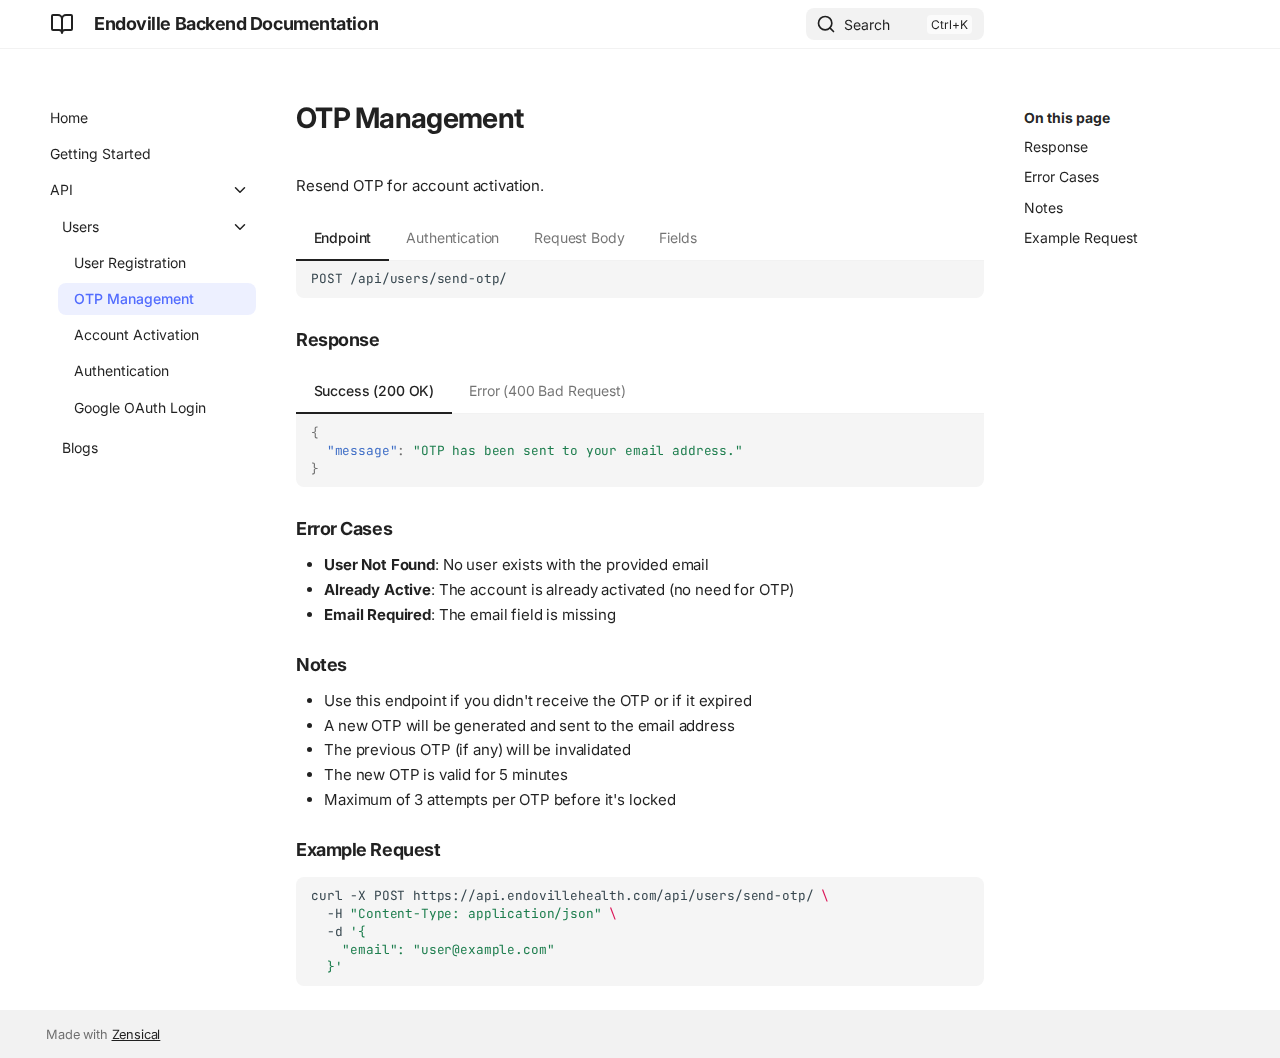
<file: src/site/api/otp/index.html>
<!doctype html>
<html lang="en" class="no-js">
  <head>
    
      <meta charset="utf-8">
      <meta name="viewport" content="width=device-width,initial-scale=1">
      
      
      
        <link rel="canonical" href="https://api.endovillehealth.com/api/otp/">
      
      
        <link rel="prev" href="../registration/">
      
      
        <link rel="next" href="../activation/">
      
      
        
      
      
      <link rel="icon" href="../../assets/images/favicon.png">
      <meta name="generator" content="zensical-0.0.15">
    
    
      
        <title>OTP Management - Endoville Backend Documentation</title>
      
    
    
      
        
      
      <link rel="stylesheet" href="../../assets/stylesheets/modern/main.f1b6466b.min.css">
      
      
  
  
    
  
    
  
    
  
    
  
    
  
    
  
    
  
    
  
    
  
    
  
    
  
    
  
  
  <style>:root{}</style>



    
    
      
    
    
      
        
        
        <link rel="preconnect" href="https://fonts.gstatic.com" crossorigin>
        <link rel="stylesheet" href="https://fonts.googleapis.com/css?family=Inter:300,300i,400,400i,500,500i,700,700i%7CJetBrains+Mono:400,400i,700,700i&display=fallback">
        <style>:root{--md-text-font:"Inter";--md-code-font:"JetBrains Mono"}</style>
      
    
    
      <link rel="stylesheet" href="../../assets/css/custom.css">
    
    <script>__md_scope=new URL("../..",location),__md_hash=e=>[...e].reduce(((e,t)=>(e<<5)-e+t.charCodeAt(0)),0),__md_get=(e,t=localStorage,a=__md_scope)=>JSON.parse(t.getItem(a.pathname+"."+e)),__md_set=(e,t,a=localStorage,_=__md_scope)=>{try{a.setItem(_.pathname+"."+e,JSON.stringify(t))}catch(e){}},document.documentElement.setAttribute("data-platform",navigator.platform)</script>
    
      

    
    
  </head>
  
  
    <body dir="ltr">
  
    
    <input class="md-toggle" data-md-toggle="drawer" type="checkbox" id="__drawer" autocomplete="off">
    <input class="md-toggle" data-md-toggle="search" type="checkbox" id="__search" autocomplete="off">
    <label class="md-overlay" for="__drawer"></label>
    <div data-md-component="skip">
      
        
        <a href="#otp-management" class="md-skip">
          Skip to content
        </a>
      
    </div>
    <div data-md-component="announce">
      
    </div>
    
    
      

  

<header class="md-header md-header--shadow" data-md-component="header">
  <nav class="md-header__inner md-grid" aria-label="Header">
    <a href="../.." title="Endoville Backend Documentation" class="md-header__button md-logo" aria-label="Endoville Backend Documentation" data-md-component="logo">
      
  
  <svg xmlns="http://www.w3.org/2000/svg" fill="none" stroke="currentColor" stroke-linecap="round" stroke-linejoin="round" stroke-width="2" class="lucide lucide-book-open" viewBox="0 0 24 24"><path d="M12 7v14M3 18a1 1 0 0 1-1-1V4a1 1 0 0 1 1-1h5a4 4 0 0 1 4 4 4 4 0 0 1 4-4h5a1 1 0 0 1 1 1v13a1 1 0 0 1-1 1h-6a3 3 0 0 0-3 3 3 3 0 0 0-3-3z"/></svg>

    </a>
    <label class="md-header__button md-icon" for="__drawer">
      
      <svg xmlns="http://www.w3.org/2000/svg" fill="none" stroke="currentColor" stroke-linecap="round" stroke-linejoin="round" stroke-width="2" class="lucide lucide-menu" viewBox="0 0 24 24"><path d="M4 5h16M4 12h16M4 19h16"/></svg>
    </label>
    <div class="md-header__title" data-md-component="header-title">
      <div class="md-header__ellipsis">
        <div class="md-header__topic">
          <span class="md-ellipsis">
            Endoville Backend Documentation
          </span>
        </div>
        <div class="md-header__topic" data-md-component="header-topic">
          <span class="md-ellipsis">
            
              OTP Management
            
          </span>
        </div>
      </div>
    </div>
    
    
      <script>var palette=__md_get("__palette");if(palette&&palette.color){if("(prefers-color-scheme)"===palette.color.media){var media=matchMedia("(prefers-color-scheme: light)"),input=document.querySelector(media.matches?"[data-md-color-media='(prefers-color-scheme: light)']":"[data-md-color-media='(prefers-color-scheme: dark)']");palette.color.media=input.getAttribute("data-md-color-media"),palette.color.scheme=input.getAttribute("data-md-color-scheme"),palette.color.primary=input.getAttribute("data-md-color-primary"),palette.color.accent=input.getAttribute("data-md-color-accent")}for(var[key,value]of Object.entries(palette.color))document.body.setAttribute("data-md-color-"+key,value)}</script>
    
    
    
      
      
        <label class="md-header__button md-icon" for="__search">
          
          <svg xmlns="http://www.w3.org/2000/svg" fill="none" stroke="currentColor" stroke-linecap="round" stroke-linejoin="round" stroke-width="2" class="lucide lucide-search" viewBox="0 0 24 24"><path d="m21 21-4.34-4.34"/><circle cx="11" cy="11" r="8"/></svg>
        </label>
        <div class="md-search" data-md-component="search" role="dialog" aria-label="Search">
  <button type="button" class="md-search__button">
    Search
  </button>
</div>
      
    
    <div class="md-header__source">
      
    </div>
  </nav>
  
</header>
    
    <div class="md-container" data-md-component="container">
      
      
        
          
        
      
      <main class="md-main" data-md-component="main">
        <div class="md-main__inner md-grid">
          
            
              
              <div class="md-sidebar md-sidebar--primary" data-md-component="sidebar" data-md-type="navigation" >
                <div class="md-sidebar__scrollwrap">
                  <div class="md-sidebar__inner">
                    



<nav class="md-nav md-nav--primary" aria-label="Navigation" data-md-level="0">
  <label class="md-nav__title" for="__drawer">
    <a href="../.." title="Endoville Backend Documentation" class="md-nav__button md-logo" aria-label="Endoville Backend Documentation" data-md-component="logo">
      
  
  <svg xmlns="http://www.w3.org/2000/svg" fill="none" stroke="currentColor" stroke-linecap="round" stroke-linejoin="round" stroke-width="2" class="lucide lucide-book-open" viewBox="0 0 24 24"><path d="M12 7v14M3 18a1 1 0 0 1-1-1V4a1 1 0 0 1 1-1h5a4 4 0 0 1 4 4 4 4 0 0 1 4-4h5a1 1 0 0 1 1 1v13a1 1 0 0 1-1 1h-6a3 3 0 0 0-3 3 3 3 0 0 0-3-3z"/></svg>

    </a>
    Endoville Backend Documentation
  </label>
  
  <ul class="md-nav__list" data-md-scrollfix>
    
      
      
  
  
  
  
    <li class="md-nav__item">
      <a href="../.." class="md-nav__link">
        
  
  
  <span class="md-ellipsis">
    
  
    Home
  

    
  </span>
  
  

      </a>
    </li>
  

    
      
      
  
  
  
  
    <li class="md-nav__item">
      <a href="../../guides/getting-started/" class="md-nav__link">
        
  
  
  <span class="md-ellipsis">
    
  
    Getting Started
  

    
  </span>
  
  

      </a>
    </li>
  

    
      
      
  
  
    
  
  
  
    
    
    
    
    
    <li class="md-nav__item md-nav__item--active md-nav__item--nested">
      
        
        
        <input class="md-nav__toggle md-toggle " type="checkbox" id="__nav_3" checked>
        
          
          <label class="md-nav__link" for="__nav_3" id="__nav_3_label" tabindex="0">
            
  
  
  <span class="md-ellipsis">
    
  
    API
  

    
  </span>
  
  

            <span class="md-nav__icon md-icon"></span>
          </label>
        
        <nav class="md-nav" data-md-level="1" aria-labelledby="__nav_3_label" aria-expanded="true">
          <label class="md-nav__title" for="__nav_3">
            <span class="md-nav__icon md-icon"></span>
            
  
    API
  

          </label>
          <ul class="md-nav__list" data-md-scrollfix>
            
              
                
  
  
    
  
  
  
    
    
    
    
    
    <li class="md-nav__item md-nav__item--active md-nav__item--nested">
      
        
        
        <input class="md-nav__toggle md-toggle " type="checkbox" id="__nav_3_1" checked>
        
          
          <label class="md-nav__link" for="__nav_3_1" id="__nav_3_1_label" tabindex="0">
            
  
  
  <span class="md-ellipsis">
    
  
    Users
  

    
  </span>
  
  

            <span class="md-nav__icon md-icon"></span>
          </label>
        
        <nav class="md-nav" data-md-level="2" aria-labelledby="__nav_3_1_label" aria-expanded="true">
          <label class="md-nav__title" for="__nav_3_1">
            <span class="md-nav__icon md-icon"></span>
            
  
    Users
  

          </label>
          <ul class="md-nav__list" data-md-scrollfix>
            
              
                
  
  
  
  
    <li class="md-nav__item">
      <a href="../registration/" class="md-nav__link">
        
  
  
  <span class="md-ellipsis">
    
  
    User Registration
  

    
  </span>
  
  

      </a>
    </li>
  

              
            
              
                
  
  
    
  
  
  
    <li class="md-nav__item md-nav__item--active">
      
      <input class="md-nav__toggle md-toggle" type="checkbox" id="__toc">
      
      
        
      
      
        <label class="md-nav__link md-nav__link--active" for="__toc">
          
  
  
  <span class="md-ellipsis">
    
  
    OTP Management
  

    
  </span>
  
  

          <span class="md-nav__icon md-icon"></span>
        </label>
      
      <a href="./" class="md-nav__link md-nav__link--active">
        
  
  
  <span class="md-ellipsis">
    
  
    OTP Management
  

    
  </span>
  
  

      </a>
      
        


<nav class="md-nav md-nav--secondary" aria-label="On this page">
  
  
  
    
  
  
    <label class="md-nav__title" for="__toc">
      <span class="md-nav__icon md-icon"></span>
      On this page
    </label>
    <ul class="md-nav__list" data-md-component="toc" data-md-scrollfix>
      
        <li class="md-nav__item">
  <a href="#response" class="md-nav__link">
    <span class="md-ellipsis">
      
        Response
      
    </span>
  </a>
  
</li>
      
        <li class="md-nav__item">
  <a href="#error-cases" class="md-nav__link">
    <span class="md-ellipsis">
      
        Error Cases
      
    </span>
  </a>
  
</li>
      
        <li class="md-nav__item">
  <a href="#notes" class="md-nav__link">
    <span class="md-ellipsis">
      
        Notes
      
    </span>
  </a>
  
</li>
      
        <li class="md-nav__item">
  <a href="#example-request" class="md-nav__link">
    <span class="md-ellipsis">
      
        Example Request
      
    </span>
  </a>
  
</li>
      
    </ul>
  
</nav>
      
    </li>
  

              
            
              
                
  
  
  
  
    <li class="md-nav__item">
      <a href="../activation/" class="md-nav__link">
        
  
  
  <span class="md-ellipsis">
    
  
    Account Activation
  

    
  </span>
  
  

      </a>
    </li>
  

              
            
              
                
  
  
  
  
    <li class="md-nav__item">
      <a href="../login/" class="md-nav__link">
        
  
  
  <span class="md-ellipsis">
    
  
    Authentication
  

    
  </span>
  
  

      </a>
    </li>
  

              
            
              
                
  
  
  
  
    <li class="md-nav__item">
      <a href="../google-login/" class="md-nav__link">
        
  
  
  <span class="md-ellipsis">
    
  
    Google OAuth Login
  

    
  </span>
  
  

      </a>
    </li>
  

              
            
          </ul>
        </nav>
      
    </li>
  

              
            
              
                
  
  
  
  
    <li class="md-nav__item">
      <a href="../blogs/" class="md-nav__link">
        
  
  
  <span class="md-ellipsis">
    
  
    Blogs
  

    
  </span>
  
  

      </a>
    </li>
  

              
            
          </ul>
        </nav>
      
    </li>
  

    
  </ul>
</nav>
                  </div>
                </div>
              </div>
            
            
              
              <div class="md-sidebar md-sidebar--secondary" data-md-component="sidebar" data-md-type="toc" >
                <div class="md-sidebar__scrollwrap">
                  <div class="md-sidebar__inner">
                    


<nav class="md-nav md-nav--secondary" aria-label="On this page">
  
  
  
    
  
  
    <label class="md-nav__title" for="__toc">
      <span class="md-nav__icon md-icon"></span>
      On this page
    </label>
    <ul class="md-nav__list" data-md-component="toc" data-md-scrollfix>
      
        <li class="md-nav__item">
  <a href="#response" class="md-nav__link">
    <span class="md-ellipsis">
      
        Response
      
    </span>
  </a>
  
</li>
      
        <li class="md-nav__item">
  <a href="#error-cases" class="md-nav__link">
    <span class="md-ellipsis">
      
        Error Cases
      
    </span>
  </a>
  
</li>
      
        <li class="md-nav__item">
  <a href="#notes" class="md-nav__link">
    <span class="md-ellipsis">
      
        Notes
      
    </span>
  </a>
  
</li>
      
        <li class="md-nav__item">
  <a href="#example-request" class="md-nav__link">
    <span class="md-ellipsis">
      
        Example Request
      
    </span>
  </a>
  
</li>
      
    </ul>
  
</nav>
                  </div>
                </div>
              </div>
            
          
          
            <div class="md-content" data-md-component="content">
              
              <article class="md-content__inner md-typeset">
                
                  

<h1 id="otp-management">OTP Management<a class="headerlink" href="#otp-management" title="Permanent link">&para;</a></h1>
<p>Resend OTP for account activation.</p>
<div class="tabbed-set tabbed-alternate" data-tabs="1:4"><input checked="checked" id="__tabbed_1_1" name="__tabbed_1" type="radio" /><input id="__tabbed_1_2" name="__tabbed_1" type="radio" /><input id="__tabbed_1_3" name="__tabbed_1" type="radio" /><input id="__tabbed_1_4" name="__tabbed_1" type="radio" /><div class="tabbed-labels"><label for="__tabbed_1_1">Endpoint</label><label for="__tabbed_1_2">Authentication</label><label for="__tabbed_1_3">Request Body</label><label for="__tabbed_1_4">Fields</label></div>
<div class="tabbed-content">
<div class="tabbed-block">
<div class="language-text highlight"><pre><span></span><code><span id="__span-0-1"><a id="__codelineno-0-1" name="__codelineno-0-1" href="#__codelineno-0-1"></a>POST /api/users/send-otp/
</span></code></pre></div>
</div>
<div class="tabbed-block">
<p>No authentication required.</p>
</div>
<div class="tabbed-block">
<div class="language-json highlight"><pre><span></span><code><span id="__span-1-1"><a id="__codelineno-1-1" name="__codelineno-1-1" href="#__codelineno-1-1"></a><span class="p">{</span>
</span><span id="__span-1-2"><a id="__codelineno-1-2" name="__codelineno-1-2" href="#__codelineno-1-2"></a><span class="w">  </span><span class="nt">&quot;email&quot;</span><span class="p">:</span><span class="w"> </span><span class="s2">&quot;user@example.com&quot;</span>
</span><span id="__span-1-3"><a id="__codelineno-1-3" name="__codelineno-1-3" href="#__codelineno-1-3"></a><span class="p">}</span>
</span></code></pre></div>
</div>
<div class="tabbed-block">
<table>
<thead>
<tr>
<th>Field</th>
<th>Type</th>
<th>Required</th>
<th>Description</th>
</tr>
</thead>
<tbody>
<tr>
<td><code>email</code></td>
<td>string</td>
<td>Yes</td>
<td>User's email address</td>
</tr>
</tbody>
</table>
</div>
</div>
</div>
<h2 id="response">Response<a class="headerlink" href="#response" title="Permanent link">&para;</a></h2>
<div class="tabbed-set tabbed-alternate" data-tabs="2:2"><input checked="checked" id="__tabbed_2_1" name="__tabbed_2" type="radio" /><input id="__tabbed_2_2" name="__tabbed_2" type="radio" /><div class="tabbed-labels"><label for="__tabbed_2_1">Success (200 OK)</label><label for="__tabbed_2_2">Error (400 Bad Request)</label></div>
<div class="tabbed-content">
<div class="tabbed-block">
<div class="language-json highlight"><pre><span></span><code><span id="__span-2-1"><a id="__codelineno-2-1" name="__codelineno-2-1" href="#__codelineno-2-1"></a><span class="p">{</span>
</span><span id="__span-2-2"><a id="__codelineno-2-2" name="__codelineno-2-2" href="#__codelineno-2-2"></a><span class="w">  </span><span class="nt">&quot;message&quot;</span><span class="p">:</span><span class="w"> </span><span class="s2">&quot;OTP has been sent to your email address.&quot;</span>
</span><span id="__span-2-3"><a id="__codelineno-2-3" name="__codelineno-2-3" href="#__codelineno-2-3"></a><span class="p">}</span>
</span></code></pre></div>
</div>
<div class="tabbed-block">
<div class="language-json highlight"><pre><span></span><code><span id="__span-3-1"><a id="__codelineno-3-1" name="__codelineno-3-1" href="#__codelineno-3-1"></a><span class="p">{</span>
</span><span id="__span-3-2"><a id="__codelineno-3-2" name="__codelineno-3-2" href="#__codelineno-3-2"></a><span class="w">  </span><span class="nt">&quot;email&quot;</span><span class="p">:</span><span class="w"> </span><span class="p">[</span><span class="s2">&quot;User with this email does not exist.&quot;</span><span class="p">]</span>
</span><span id="__span-3-3"><a id="__codelineno-3-3" name="__codelineno-3-3" href="#__codelineno-3-3"></a><span class="p">}</span>
</span></code></pre></div>
<div class="language-json highlight"><pre><span></span><code><span id="__span-4-1"><a id="__codelineno-4-1" name="__codelineno-4-1" href="#__codelineno-4-1"></a><span class="p">{</span>
</span><span id="__span-4-2"><a id="__codelineno-4-2" name="__codelineno-4-2" href="#__codelineno-4-2"></a><span class="w">  </span><span class="nt">&quot;non_field_errors&quot;</span><span class="p">:</span><span class="w"> </span><span class="p">[</span><span class="s2">&quot;Account is already active.&quot;</span><span class="p">]</span>
</span><span id="__span-4-3"><a id="__codelineno-4-3" name="__codelineno-4-3" href="#__codelineno-4-3"></a><span class="p">}</span>
</span></code></pre></div>
</div>
</div>
</div>
<h2 id="error-cases">Error Cases<a class="headerlink" href="#error-cases" title="Permanent link">&para;</a></h2>
<ul>
<li><strong>User Not Found</strong>: No user exists with the provided email</li>
<li><strong>Already Active</strong>: The account is already activated (no need for OTP)</li>
<li><strong>Email Required</strong>: The email field is missing</li>
</ul>
<h2 id="notes">Notes<a class="headerlink" href="#notes" title="Permanent link">&para;</a></h2>
<ul>
<li>Use this endpoint if you didn't receive the OTP or if it expired</li>
<li>A new OTP will be generated and sent to the email address</li>
<li>The previous OTP (if any) will be invalidated</li>
<li>The new OTP is valid for 5 minutes</li>
<li>Maximum of 3 attempts per OTP before it's locked</li>
</ul>
<h2 id="example-request">Example Request<a class="headerlink" href="#example-request" title="Permanent link">&para;</a></h2>
<div class="language-bash highlight"><pre><span></span><code><span id="__span-5-1"><a id="__codelineno-5-1" name="__codelineno-5-1" href="#__codelineno-5-1"></a>curl<span class="w"> </span>-X<span class="w"> </span>POST<span class="w"> </span>https://api.endovillehealth.com/api/users/send-otp/<span class="w"> </span><span class="se">\</span>
</span><span id="__span-5-2"><a id="__codelineno-5-2" name="__codelineno-5-2" href="#__codelineno-5-2"></a><span class="w">  </span>-H<span class="w"> </span><span class="s2">&quot;Content-Type: application/json&quot;</span><span class="w"> </span><span class="se">\</span>
</span><span id="__span-5-3"><a id="__codelineno-5-3" name="__codelineno-5-3" href="#__codelineno-5-3"></a><span class="w">  </span>-d<span class="w"> </span><span class="s1">&#39;{</span>
</span><span id="__span-5-4"><a id="__codelineno-5-4" name="__codelineno-5-4" href="#__codelineno-5-4"></a><span class="s1">    &quot;email&quot;: &quot;user@example.com&quot;</span>
</span><span id="__span-5-5"><a id="__codelineno-5-5" name="__codelineno-5-5" href="#__codelineno-5-5"></a><span class="s1">  }&#39;</span>
</span></code></pre></div>














                
              </article>
            </div>
          
          
<script>var target=document.getElementById(location.hash.slice(1));target&&target.name&&(target.checked=target.name.startsWith("__tabbed_"))</script>
        </div>
        
      </main>
      
        <footer class="md-footer">
  
  <div class="md-footer-meta md-typeset">
    <div class="md-footer-meta__inner md-grid">
      <div class="md-copyright">
  
  
    Made with
    <a href="https://zensical.org/" target="_blank" rel="noopener">
      Zensical
    </a>
  
</div>
      
    </div>
  </div>
</footer>
      
    </div>
    <div class="md-dialog" data-md-component="dialog">
      <div class="md-dialog__inner md-typeset"></div>
    </div>
    
    
    
      
      
      
      <script id="__config" type="application/json">{"annotate":null,"base":"../..","features":[],"search":"../../assets/javascripts/workers/search.e2d2d235.min.js","tags":null,"translations":{"clipboard.copied":"Copied to clipboard","clipboard.copy":"Copy to clipboard","search.result.more.one":"1 more on this page","search.result.more.other":"# more on this page","search.result.none":"No matching documents","search.result.one":"1 matching document","search.result.other":"# matching documents","search.result.placeholder":"Type to start searching","search.result.term.missing":"Missing","select.version":"Select version"},"version":null}</script>
    
    
      <script src="../../assets/javascripts/bundle.00c35305.min.js"></script>
      
    
  </body>
</html>
</file>
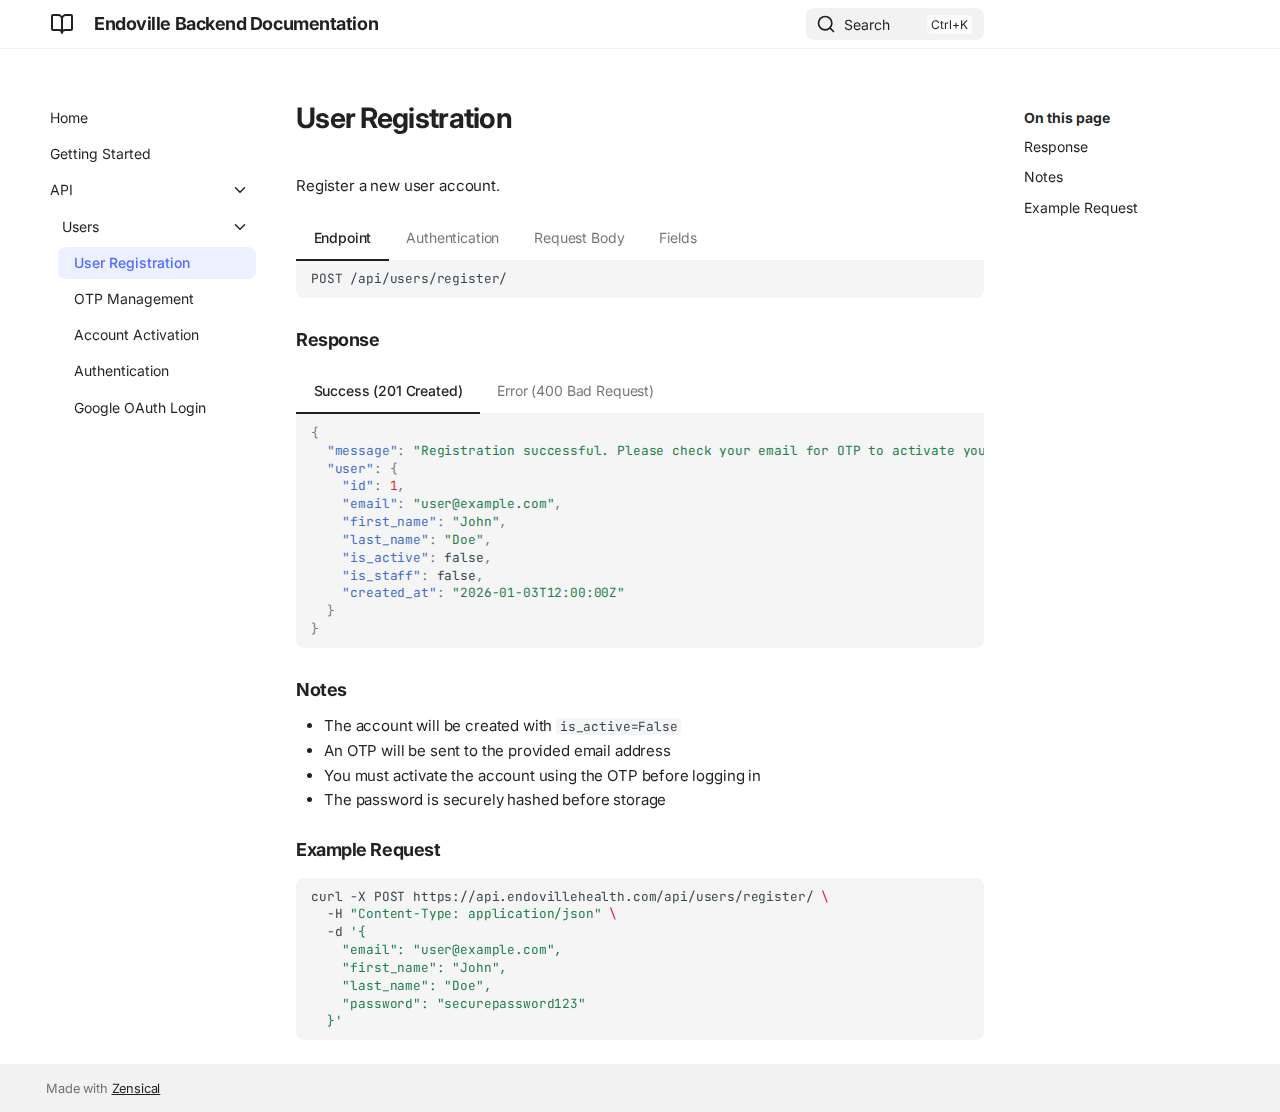
<file: src/site/api/registration/index.html>
<!doctype html>
<html lang="en" class="no-js">
  <head>
    
      <meta charset="utf-8">
      <meta name="viewport" content="width=device-width,initial-scale=1">
      
      
      
        <link rel="canonical" href="https://api.endovillehealth.com/api/registration/">
      
      
        <link rel="prev" href="../../guides/getting-started/">
      
      
        <link rel="next" href="../otp/">
      
      
        
      
      
      <link rel="icon" href="../../assets/images/favicon.png">
      <meta name="generator" content="zensical-0.0.15">
    
    
      
        <title>User Registration - Endoville Backend Documentation</title>
      
    
    
      
        
      
      <link rel="stylesheet" href="../../assets/stylesheets/modern/main.f1b6466b.min.css">
      
      
  
  
    
  
    
  
    
  
    
  
    
  
    
  
    
  
    
  
    
  
    
  
    
  
    
  
  
  <style>:root{}</style>



    
    
      
    
    
      
        
        
        <link rel="preconnect" href="https://fonts.gstatic.com" crossorigin>
        <link rel="stylesheet" href="https://fonts.googleapis.com/css?family=Inter:300,300i,400,400i,500,500i,700,700i%7CJetBrains+Mono:400,400i,700,700i&display=fallback">
        <style>:root{--md-text-font:"Inter";--md-code-font:"JetBrains Mono"}</style>
      
    
    
      <link rel="stylesheet" href="../../assets/css/custom.css">
    
    <script>__md_scope=new URL("../..",location),__md_hash=e=>[...e].reduce(((e,t)=>(e<<5)-e+t.charCodeAt(0)),0),__md_get=(e,t=localStorage,a=__md_scope)=>JSON.parse(t.getItem(a.pathname+"."+e)),__md_set=(e,t,a=localStorage,_=__md_scope)=>{try{a.setItem(_.pathname+"."+e,JSON.stringify(t))}catch(e){}},document.documentElement.setAttribute("data-platform",navigator.platform)</script>
    
      

    
    
  </head>
  
  
    <body dir="ltr">
  
    
    <input class="md-toggle" data-md-toggle="drawer" type="checkbox" id="__drawer" autocomplete="off">
    <input class="md-toggle" data-md-toggle="search" type="checkbox" id="__search" autocomplete="off">
    <label class="md-overlay" for="__drawer"></label>
    <div data-md-component="skip">
      
        
        <a href="#user-registration" class="md-skip">
          Skip to content
        </a>
      
    </div>
    <div data-md-component="announce">
      
    </div>
    
    
      

  

<header class="md-header md-header--shadow" data-md-component="header">
  <nav class="md-header__inner md-grid" aria-label="Header">
    <a href="../.." title="Endoville Backend Documentation" class="md-header__button md-logo" aria-label="Endoville Backend Documentation" data-md-component="logo">
      
  
  <svg xmlns="http://www.w3.org/2000/svg" fill="none" stroke="currentColor" stroke-linecap="round" stroke-linejoin="round" stroke-width="2" class="lucide lucide-book-open" viewBox="0 0 24 24"><path d="M12 7v14M3 18a1 1 0 0 1-1-1V4a1 1 0 0 1 1-1h5a4 4 0 0 1 4 4 4 4 0 0 1 4-4h5a1 1 0 0 1 1 1v13a1 1 0 0 1-1 1h-6a3 3 0 0 0-3 3 3 3 0 0 0-3-3z"/></svg>

    </a>
    <label class="md-header__button md-icon" for="__drawer">
      
      <svg xmlns="http://www.w3.org/2000/svg" fill="none" stroke="currentColor" stroke-linecap="round" stroke-linejoin="round" stroke-width="2" class="lucide lucide-menu" viewBox="0 0 24 24"><path d="M4 5h16M4 12h16M4 19h16"/></svg>
    </label>
    <div class="md-header__title" data-md-component="header-title">
      <div class="md-header__ellipsis">
        <div class="md-header__topic">
          <span class="md-ellipsis">
            Endoville Backend Documentation
          </span>
        </div>
        <div class="md-header__topic" data-md-component="header-topic">
          <span class="md-ellipsis">
            
              User Registration
            
          </span>
        </div>
      </div>
    </div>
    
    
      <script>var palette=__md_get("__palette");if(palette&&palette.color){if("(prefers-color-scheme)"===palette.color.media){var media=matchMedia("(prefers-color-scheme: light)"),input=document.querySelector(media.matches?"[data-md-color-media='(prefers-color-scheme: light)']":"[data-md-color-media='(prefers-color-scheme: dark)']");palette.color.media=input.getAttribute("data-md-color-media"),palette.color.scheme=input.getAttribute("data-md-color-scheme"),palette.color.primary=input.getAttribute("data-md-color-primary"),palette.color.accent=input.getAttribute("data-md-color-accent")}for(var[key,value]of Object.entries(palette.color))document.body.setAttribute("data-md-color-"+key,value)}</script>
    
    
    
      
      
        <label class="md-header__button md-icon" for="__search">
          
          <svg xmlns="http://www.w3.org/2000/svg" fill="none" stroke="currentColor" stroke-linecap="round" stroke-linejoin="round" stroke-width="2" class="lucide lucide-search" viewBox="0 0 24 24"><path d="m21 21-4.34-4.34"/><circle cx="11" cy="11" r="8"/></svg>
        </label>
        <div class="md-search" data-md-component="search" role="dialog" aria-label="Search">
  <button type="button" class="md-search__button">
    Search
  </button>
</div>
      
    
    <div class="md-header__source">
      
    </div>
  </nav>
  
</header>
    
    <div class="md-container" data-md-component="container">
      
      
        
          
        
      
      <main class="md-main" data-md-component="main">
        <div class="md-main__inner md-grid">
          
            
              
              <div class="md-sidebar md-sidebar--primary" data-md-component="sidebar" data-md-type="navigation" >
                <div class="md-sidebar__scrollwrap">
                  <div class="md-sidebar__inner">
                    



<nav class="md-nav md-nav--primary" aria-label="Navigation" data-md-level="0">
  <label class="md-nav__title" for="__drawer">
    <a href="../.." title="Endoville Backend Documentation" class="md-nav__button md-logo" aria-label="Endoville Backend Documentation" data-md-component="logo">
      
  
  <svg xmlns="http://www.w3.org/2000/svg" fill="none" stroke="currentColor" stroke-linecap="round" stroke-linejoin="round" stroke-width="2" class="lucide lucide-book-open" viewBox="0 0 24 24"><path d="M12 7v14M3 18a1 1 0 0 1-1-1V4a1 1 0 0 1 1-1h5a4 4 0 0 1 4 4 4 4 0 0 1 4-4h5a1 1 0 0 1 1 1v13a1 1 0 0 1-1 1h-6a3 3 0 0 0-3 3 3 3 0 0 0-3-3z"/></svg>

    </a>
    Endoville Backend Documentation
  </label>
  
  <ul class="md-nav__list" data-md-scrollfix>
    
      
      
  
  
  
  
    <li class="md-nav__item">
      <a href="../.." class="md-nav__link">
        
  
  
  <span class="md-ellipsis">
    
  
    Home
  

    
  </span>
  
  

      </a>
    </li>
  

    
      
      
  
  
  
  
    <li class="md-nav__item">
      <a href="../../guides/getting-started/" class="md-nav__link">
        
  
  
  <span class="md-ellipsis">
    
  
    Getting Started
  

    
  </span>
  
  

      </a>
    </li>
  

    
      
      
  
  
    
  
  
  
    
    
    
    
    
    <li class="md-nav__item md-nav__item--active md-nav__item--nested">
      
        
        
        <input class="md-nav__toggle md-toggle " type="checkbox" id="__nav_3" checked>
        
          
          <label class="md-nav__link" for="__nav_3" id="__nav_3_label" tabindex="0">
            
  
  
  <span class="md-ellipsis">
    
  
    API
  

    
  </span>
  
  

            <span class="md-nav__icon md-icon"></span>
          </label>
        
        <nav class="md-nav" data-md-level="1" aria-labelledby="__nav_3_label" aria-expanded="true">
          <label class="md-nav__title" for="__nav_3">
            <span class="md-nav__icon md-icon"></span>
            
  
    API
  

          </label>
          <ul class="md-nav__list" data-md-scrollfix>
            
              
                
  
  
    
  
  
  
    
    
    
    
    
    <li class="md-nav__item md-nav__item--active md-nav__item--nested">
      
        
        
        <input class="md-nav__toggle md-toggle " type="checkbox" id="__nav_3_1" checked>
        
          
          <label class="md-nav__link" for="__nav_3_1" id="__nav_3_1_label" tabindex="0">
            
  
  
  <span class="md-ellipsis">
    
  
    Users
  

    
  </span>
  
  

            <span class="md-nav__icon md-icon"></span>
          </label>
        
        <nav class="md-nav" data-md-level="2" aria-labelledby="__nav_3_1_label" aria-expanded="true">
          <label class="md-nav__title" for="__nav_3_1">
            <span class="md-nav__icon md-icon"></span>
            
  
    Users
  

          </label>
          <ul class="md-nav__list" data-md-scrollfix>
            
              
                
  
  
    
  
  
  
    <li class="md-nav__item md-nav__item--active">
      
      <input class="md-nav__toggle md-toggle" type="checkbox" id="__toc">
      
      
        
      
      
        <label class="md-nav__link md-nav__link--active" for="__toc">
          
  
  
  <span class="md-ellipsis">
    
  
    User Registration
  

    
  </span>
  
  

          <span class="md-nav__icon md-icon"></span>
        </label>
      
      <a href="./" class="md-nav__link md-nav__link--active">
        
  
  
  <span class="md-ellipsis">
    
  
    User Registration
  

    
  </span>
  
  

      </a>
      
        


<nav class="md-nav md-nav--secondary" aria-label="On this page">
  
  
  
    
  
  
    <label class="md-nav__title" for="__toc">
      <span class="md-nav__icon md-icon"></span>
      On this page
    </label>
    <ul class="md-nav__list" data-md-component="toc" data-md-scrollfix>
      
        <li class="md-nav__item">
  <a href="#response" class="md-nav__link">
    <span class="md-ellipsis">
      
        Response
      
    </span>
  </a>
  
</li>
      
        <li class="md-nav__item">
  <a href="#notes" class="md-nav__link">
    <span class="md-ellipsis">
      
        Notes
      
    </span>
  </a>
  
</li>
      
        <li class="md-nav__item">
  <a href="#example-request" class="md-nav__link">
    <span class="md-ellipsis">
      
        Example Request
      
    </span>
  </a>
  
</li>
      
    </ul>
  
</nav>
      
    </li>
  

              
            
              
                
  
  
  
  
    <li class="md-nav__item">
      <a href="../otp/" class="md-nav__link">
        
  
  
  <span class="md-ellipsis">
    
  
    OTP Management
  

    
  </span>
  
  

      </a>
    </li>
  

              
            
              
                
  
  
  
  
    <li class="md-nav__item">
      <a href="../activation/" class="md-nav__link">
        
  
  
  <span class="md-ellipsis">
    
  
    Account Activation
  

    
  </span>
  
  

      </a>
    </li>
  

              
            
              
                
  
  
  
  
    <li class="md-nav__item">
      <a href="../login/" class="md-nav__link">
        
  
  
  <span class="md-ellipsis">
    
  
    Authentication
  

    
  </span>
  
  

      </a>
    </li>
  

              
            
              
                
  
  
  
  
    <li class="md-nav__item">
      <a href="../google-login/" class="md-nav__link">
        
  
  
  <span class="md-ellipsis">
    
  
    Google OAuth Login
  

    
  </span>
  
  

      </a>
    </li>
  

              
            
          </ul>
        </nav>
      
    </li>
  

              
            
          </ul>
        </nav>
      
    </li>
  

    
  </ul>
</nav>
                  </div>
                </div>
              </div>
            
            
              
              <div class="md-sidebar md-sidebar--secondary" data-md-component="sidebar" data-md-type="toc" >
                <div class="md-sidebar__scrollwrap">
                  <div class="md-sidebar__inner">
                    


<nav class="md-nav md-nav--secondary" aria-label="On this page">
  
  
  
    
  
  
    <label class="md-nav__title" for="__toc">
      <span class="md-nav__icon md-icon"></span>
      On this page
    </label>
    <ul class="md-nav__list" data-md-component="toc" data-md-scrollfix>
      
        <li class="md-nav__item">
  <a href="#response" class="md-nav__link">
    <span class="md-ellipsis">
      
        Response
      
    </span>
  </a>
  
</li>
      
        <li class="md-nav__item">
  <a href="#notes" class="md-nav__link">
    <span class="md-ellipsis">
      
        Notes
      
    </span>
  </a>
  
</li>
      
        <li class="md-nav__item">
  <a href="#example-request" class="md-nav__link">
    <span class="md-ellipsis">
      
        Example Request
      
    </span>
  </a>
  
</li>
      
    </ul>
  
</nav>
                  </div>
                </div>
              </div>
            
          
          
            <div class="md-content" data-md-component="content">
              
              <article class="md-content__inner md-typeset">
                
                  

<h1 id="user-registration">User Registration<a class="headerlink" href="#user-registration" title="Permanent link">&para;</a></h1>
<p>Register a new user account.</p>
<div class="tabbed-set tabbed-alternate" data-tabs="1:4"><input checked="checked" id="__tabbed_1_1" name="__tabbed_1" type="radio" /><input id="__tabbed_1_2" name="__tabbed_1" type="radio" /><input id="__tabbed_1_3" name="__tabbed_1" type="radio" /><input id="__tabbed_1_4" name="__tabbed_1" type="radio" /><div class="tabbed-labels"><label for="__tabbed_1_1">Endpoint</label><label for="__tabbed_1_2">Authentication</label><label for="__tabbed_1_3">Request Body</label><label for="__tabbed_1_4">Fields</label></div>
<div class="tabbed-content">
<div class="tabbed-block">
<div class="language-text highlight"><pre><span></span><code><span id="__span-0-1"><a id="__codelineno-0-1" name="__codelineno-0-1" href="#__codelineno-0-1"></a>POST /api/users/register/
</span></code></pre></div>
</div>
<div class="tabbed-block">
<p>No authentication required.</p>
</div>
<div class="tabbed-block">
<div class="language-json highlight"><pre><span></span><code><span id="__span-1-1"><a id="__codelineno-1-1" name="__codelineno-1-1" href="#__codelineno-1-1"></a><span class="p">{</span>
</span><span id="__span-1-2"><a id="__codelineno-1-2" name="__codelineno-1-2" href="#__codelineno-1-2"></a><span class="w">  </span><span class="nt">&quot;email&quot;</span><span class="p">:</span><span class="w"> </span><span class="s2">&quot;user@example.com&quot;</span><span class="p">,</span>
</span><span id="__span-1-3"><a id="__codelineno-1-3" name="__codelineno-1-3" href="#__codelineno-1-3"></a><span class="w">  </span><span class="nt">&quot;first_name&quot;</span><span class="p">:</span><span class="w"> </span><span class="s2">&quot;John&quot;</span><span class="p">,</span>
</span><span id="__span-1-4"><a id="__codelineno-1-4" name="__codelineno-1-4" href="#__codelineno-1-4"></a><span class="w">  </span><span class="nt">&quot;last_name&quot;</span><span class="p">:</span><span class="w"> </span><span class="s2">&quot;Doe&quot;</span><span class="p">,</span>
</span><span id="__span-1-5"><a id="__codelineno-1-5" name="__codelineno-1-5" href="#__codelineno-1-5"></a><span class="w">  </span><span class="nt">&quot;password&quot;</span><span class="p">:</span><span class="w"> </span><span class="s2">&quot;securepassword123&quot;</span>
</span><span id="__span-1-6"><a id="__codelineno-1-6" name="__codelineno-1-6" href="#__codelineno-1-6"></a><span class="p">}</span>
</span></code></pre></div>
</div>
<div class="tabbed-block">
<table>
<thead>
<tr>
<th>Field</th>
<th>Type</th>
<th>Required</th>
<th>Description</th>
</tr>
</thead>
<tbody>
<tr>
<td><code>email</code></td>
<td>string</td>
<td>Yes</td>
<td>User's email address (must be unique)</td>
</tr>
<tr>
<td><code>first_name</code></td>
<td>string</td>
<td>Yes</td>
<td>User's first name</td>
</tr>
<tr>
<td><code>last_name</code></td>
<td>string</td>
<td>Yes</td>
<td>User's last name</td>
</tr>
<tr>
<td><code>password</code></td>
<td>string</td>
<td>Yes</td>
<td>User's password (min 8 characters recommended)</td>
</tr>
</tbody>
</table>
</div>
</div>
</div>
<h2 id="response">Response<a class="headerlink" href="#response" title="Permanent link">&para;</a></h2>
<div class="tabbed-set tabbed-alternate" data-tabs="2:2"><input checked="checked" id="__tabbed_2_1" name="__tabbed_2" type="radio" /><input id="__tabbed_2_2" name="__tabbed_2" type="radio" /><div class="tabbed-labels"><label for="__tabbed_2_1">Success (201 Created)</label><label for="__tabbed_2_2">Error (400 Bad Request)</label></div>
<div class="tabbed-content">
<div class="tabbed-block">
<div class="language-json highlight"><pre><span></span><code><span id="__span-2-1"><a id="__codelineno-2-1" name="__codelineno-2-1" href="#__codelineno-2-1"></a><span class="p">{</span>
</span><span id="__span-2-2"><a id="__codelineno-2-2" name="__codelineno-2-2" href="#__codelineno-2-2"></a><span class="w">  </span><span class="nt">&quot;message&quot;</span><span class="p">:</span><span class="w"> </span><span class="s2">&quot;Registration successful. Please check your email for OTP to activate your account.&quot;</span><span class="p">,</span>
</span><span id="__span-2-3"><a id="__codelineno-2-3" name="__codelineno-2-3" href="#__codelineno-2-3"></a><span class="w">  </span><span class="nt">&quot;user&quot;</span><span class="p">:</span><span class="w"> </span><span class="p">{</span>
</span><span id="__span-2-4"><a id="__codelineno-2-4" name="__codelineno-2-4" href="#__codelineno-2-4"></a><span class="w">    </span><span class="nt">&quot;id&quot;</span><span class="p">:</span><span class="w"> </span><span class="mi">1</span><span class="p">,</span>
</span><span id="__span-2-5"><a id="__codelineno-2-5" name="__codelineno-2-5" href="#__codelineno-2-5"></a><span class="w">    </span><span class="nt">&quot;email&quot;</span><span class="p">:</span><span class="w"> </span><span class="s2">&quot;user@example.com&quot;</span><span class="p">,</span>
</span><span id="__span-2-6"><a id="__codelineno-2-6" name="__codelineno-2-6" href="#__codelineno-2-6"></a><span class="w">    </span><span class="nt">&quot;first_name&quot;</span><span class="p">:</span><span class="w"> </span><span class="s2">&quot;John&quot;</span><span class="p">,</span>
</span><span id="__span-2-7"><a id="__codelineno-2-7" name="__codelineno-2-7" href="#__codelineno-2-7"></a><span class="w">    </span><span class="nt">&quot;last_name&quot;</span><span class="p">:</span><span class="w"> </span><span class="s2">&quot;Doe&quot;</span><span class="p">,</span>
</span><span id="__span-2-8"><a id="__codelineno-2-8" name="__codelineno-2-8" href="#__codelineno-2-8"></a><span class="w">    </span><span class="nt">&quot;is_active&quot;</span><span class="p">:</span><span class="w"> </span><span class="kc">false</span><span class="p">,</span>
</span><span id="__span-2-9"><a id="__codelineno-2-9" name="__codelineno-2-9" href="#__codelineno-2-9"></a><span class="w">    </span><span class="nt">&quot;is_staff&quot;</span><span class="p">:</span><span class="w"> </span><span class="kc">false</span><span class="p">,</span>
</span><span id="__span-2-10"><a id="__codelineno-2-10" name="__codelineno-2-10" href="#__codelineno-2-10"></a><span class="w">    </span><span class="nt">&quot;created_at&quot;</span><span class="p">:</span><span class="w"> </span><span class="s2">&quot;2026-01-03T12:00:00Z&quot;</span>
</span><span id="__span-2-11"><a id="__codelineno-2-11" name="__codelineno-2-11" href="#__codelineno-2-11"></a><span class="w">  </span><span class="p">}</span>
</span><span id="__span-2-12"><a id="__codelineno-2-12" name="__codelineno-2-12" href="#__codelineno-2-12"></a><span class="p">}</span>
</span></code></pre></div>
</div>
<div class="tabbed-block">
<div class="language-json highlight"><pre><span></span><code><span id="__span-3-1"><a id="__codelineno-3-1" name="__codelineno-3-1" href="#__codelineno-3-1"></a><span class="p">{</span>
</span><span id="__span-3-2"><a id="__codelineno-3-2" name="__codelineno-3-2" href="#__codelineno-3-2"></a><span class="w">  </span><span class="nt">&quot;email&quot;</span><span class="p">:</span><span class="w"> </span><span class="p">[</span><span class="s2">&quot;This field is required.&quot;</span><span class="p">],</span>
</span><span id="__span-3-3"><a id="__codelineno-3-3" name="__codelineno-3-3" href="#__codelineno-3-3"></a><span class="w">  </span><span class="nt">&quot;password&quot;</span><span class="p">:</span><span class="w"> </span><span class="p">[</span><span class="s2">&quot;This field is required.&quot;</span><span class="p">]</span>
</span><span id="__span-3-4"><a id="__codelineno-3-4" name="__codelineno-3-4" href="#__codelineno-3-4"></a><span class="p">}</span>
</span></code></pre></div>
</div>
</div>
</div>
<h2 id="notes">Notes<a class="headerlink" href="#notes" title="Permanent link">&para;</a></h2>
<ul>
<li>The account will be created with <code>is_active=False</code></li>
<li>An OTP will be sent to the provided email address</li>
<li>You must activate the account using the OTP before logging in</li>
<li>The password is securely hashed before storage</li>
</ul>
<h2 id="example-request">Example Request<a class="headerlink" href="#example-request" title="Permanent link">&para;</a></h2>
<div class="language-bash highlight"><pre><span></span><code><span id="__span-4-1"><a id="__codelineno-4-1" name="__codelineno-4-1" href="#__codelineno-4-1"></a>curl<span class="w"> </span>-X<span class="w"> </span>POST<span class="w"> </span>https://api.endovillehealth.com/api/users/register/<span class="w"> </span><span class="se">\</span>
</span><span id="__span-4-2"><a id="__codelineno-4-2" name="__codelineno-4-2" href="#__codelineno-4-2"></a><span class="w">  </span>-H<span class="w"> </span><span class="s2">&quot;Content-Type: application/json&quot;</span><span class="w"> </span><span class="se">\</span>
</span><span id="__span-4-3"><a id="__codelineno-4-3" name="__codelineno-4-3" href="#__codelineno-4-3"></a><span class="w">  </span>-d<span class="w"> </span><span class="s1">&#39;{</span>
</span><span id="__span-4-4"><a id="__codelineno-4-4" name="__codelineno-4-4" href="#__codelineno-4-4"></a><span class="s1">    &quot;email&quot;: &quot;user@example.com&quot;,</span>
</span><span id="__span-4-5"><a id="__codelineno-4-5" name="__codelineno-4-5" href="#__codelineno-4-5"></a><span class="s1">    &quot;first_name&quot;: &quot;John&quot;,</span>
</span><span id="__span-4-6"><a id="__codelineno-4-6" name="__codelineno-4-6" href="#__codelineno-4-6"></a><span class="s1">    &quot;last_name&quot;: &quot;Doe&quot;,</span>
</span><span id="__span-4-7"><a id="__codelineno-4-7" name="__codelineno-4-7" href="#__codelineno-4-7"></a><span class="s1">    &quot;password&quot;: &quot;securepassword123&quot;</span>
</span><span id="__span-4-8"><a id="__codelineno-4-8" name="__codelineno-4-8" href="#__codelineno-4-8"></a><span class="s1">  }&#39;</span>
</span></code></pre></div>














                
              </article>
            </div>
          
          
<script>var target=document.getElementById(location.hash.slice(1));target&&target.name&&(target.checked=target.name.startsWith("__tabbed_"))</script>
        </div>
        
      </main>
      
        <footer class="md-footer">
  
  <div class="md-footer-meta md-typeset">
    <div class="md-footer-meta__inner md-grid">
      <div class="md-copyright">
  
  
    Made with
    <a href="https://zensical.org/" target="_blank" rel="noopener">
      Zensical
    </a>
  
</div>
      
    </div>
  </div>
</footer>
      
    </div>
    <div class="md-dialog" data-md-component="dialog">
      <div class="md-dialog__inner md-typeset"></div>
    </div>
    
    
    
      
      
      
      <script id="__config" type="application/json">{"annotate":null,"base":"../..","features":[],"search":"../../assets/javascripts/workers/search.e2d2d235.min.js","tags":null,"translations":{"clipboard.copied":"Copied to clipboard","clipboard.copy":"Copy to clipboard","search.result.more.one":"1 more on this page","search.result.more.other":"# more on this page","search.result.none":"No matching documents","search.result.one":"1 matching document","search.result.other":"# matching documents","search.result.placeholder":"Type to start searching","search.result.term.missing":"Missing","select.version":"Select version"},"version":null}</script>
    
    
      <script src="../../assets/javascripts/bundle.00c35305.min.js"></script>
      
    
  </body>
</html>
</file>
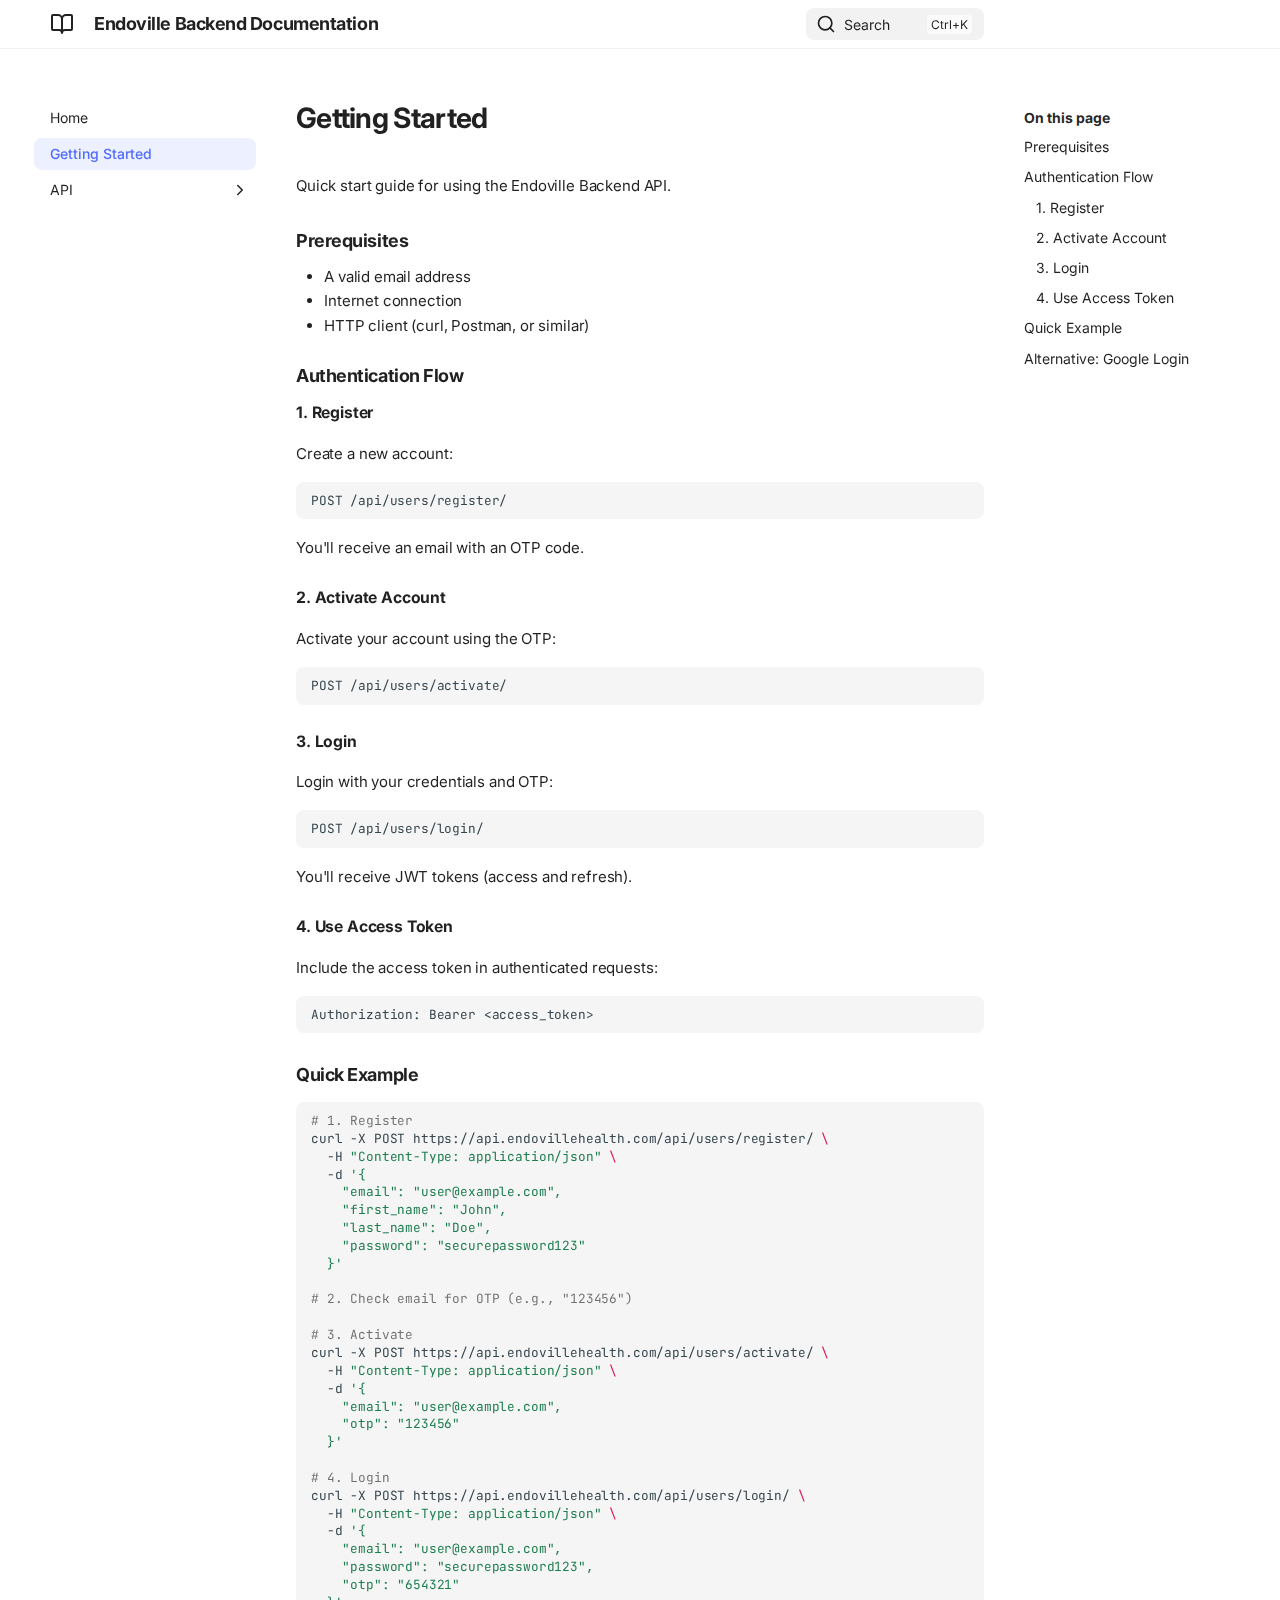
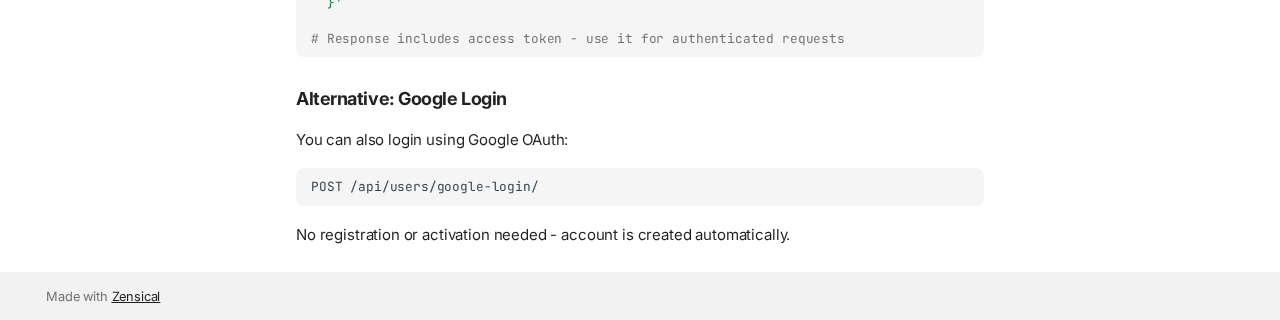
<file: src/site/guides/getting-started/index.html>
<!doctype html>
<html lang="en" class="no-js">
  <head>
    
      <meta charset="utf-8">
      <meta name="viewport" content="width=device-width,initial-scale=1">
      
      
      
        <link rel="canonical" href="https://api.endovillehealth.com/guides/getting-started/">
      
      
        <link rel="prev" href="../..">
      
      
        <link rel="next" href="../../api/registration/">
      
      
        
      
      
      <link rel="icon" href="../../assets/images/favicon.png">
      <meta name="generator" content="zensical-0.0.15">
    
    
      
        <title>Getting Started - Endoville Backend Documentation</title>
      
    
    
      
        
      
      <link rel="stylesheet" href="../../assets/stylesheets/modern/main.f1b6466b.min.css">
      
      
  
  
    
  
    
  
    
  
    
  
    
  
    
  
    
  
    
  
    
  
    
  
    
  
    
  
  
  <style>:root{}</style>



    
    
      
    
    
      
        
        
        <link rel="preconnect" href="https://fonts.gstatic.com" crossorigin>
        <link rel="stylesheet" href="https://fonts.googleapis.com/css?family=Inter:300,300i,400,400i,500,500i,700,700i%7CJetBrains+Mono:400,400i,700,700i&display=fallback">
        <style>:root{--md-text-font:"Inter";--md-code-font:"JetBrains Mono"}</style>
      
    
    
      <link rel="stylesheet" href="../../assets/css/custom.css">
    
    <script>__md_scope=new URL("../..",location),__md_hash=e=>[...e].reduce(((e,t)=>(e<<5)-e+t.charCodeAt(0)),0),__md_get=(e,t=localStorage,a=__md_scope)=>JSON.parse(t.getItem(a.pathname+"."+e)),__md_set=(e,t,a=localStorage,_=__md_scope)=>{try{a.setItem(_.pathname+"."+e,JSON.stringify(t))}catch(e){}},document.documentElement.setAttribute("data-platform",navigator.platform)</script>
    
      

    
    
  </head>
  
  
    <body dir="ltr">
  
    
    <input class="md-toggle" data-md-toggle="drawer" type="checkbox" id="__drawer" autocomplete="off">
    <input class="md-toggle" data-md-toggle="search" type="checkbox" id="__search" autocomplete="off">
    <label class="md-overlay" for="__drawer"></label>
    <div data-md-component="skip">
      
        
        <a href="#getting-started" class="md-skip">
          Skip to content
        </a>
      
    </div>
    <div data-md-component="announce">
      
    </div>
    
    
      

  

<header class="md-header md-header--shadow" data-md-component="header">
  <nav class="md-header__inner md-grid" aria-label="Header">
    <a href="../.." title="Endoville Backend Documentation" class="md-header__button md-logo" aria-label="Endoville Backend Documentation" data-md-component="logo">
      
  
  <svg xmlns="http://www.w3.org/2000/svg" fill="none" stroke="currentColor" stroke-linecap="round" stroke-linejoin="round" stroke-width="2" class="lucide lucide-book-open" viewBox="0 0 24 24"><path d="M12 7v14M3 18a1 1 0 0 1-1-1V4a1 1 0 0 1 1-1h5a4 4 0 0 1 4 4 4 4 0 0 1 4-4h5a1 1 0 0 1 1 1v13a1 1 0 0 1-1 1h-6a3 3 0 0 0-3 3 3 3 0 0 0-3-3z"/></svg>

    </a>
    <label class="md-header__button md-icon" for="__drawer">
      
      <svg xmlns="http://www.w3.org/2000/svg" fill="none" stroke="currentColor" stroke-linecap="round" stroke-linejoin="round" stroke-width="2" class="lucide lucide-menu" viewBox="0 0 24 24"><path d="M4 5h16M4 12h16M4 19h16"/></svg>
    </label>
    <div class="md-header__title" data-md-component="header-title">
      <div class="md-header__ellipsis">
        <div class="md-header__topic">
          <span class="md-ellipsis">
            Endoville Backend Documentation
          </span>
        </div>
        <div class="md-header__topic" data-md-component="header-topic">
          <span class="md-ellipsis">
            
              Getting Started
            
          </span>
        </div>
      </div>
    </div>
    
    
      <script>var palette=__md_get("__palette");if(palette&&palette.color){if("(prefers-color-scheme)"===palette.color.media){var media=matchMedia("(prefers-color-scheme: light)"),input=document.querySelector(media.matches?"[data-md-color-media='(prefers-color-scheme: light)']":"[data-md-color-media='(prefers-color-scheme: dark)']");palette.color.media=input.getAttribute("data-md-color-media"),palette.color.scheme=input.getAttribute("data-md-color-scheme"),palette.color.primary=input.getAttribute("data-md-color-primary"),palette.color.accent=input.getAttribute("data-md-color-accent")}for(var[key,value]of Object.entries(palette.color))document.body.setAttribute("data-md-color-"+key,value)}</script>
    
    
    
      
      
        <label class="md-header__button md-icon" for="__search">
          
          <svg xmlns="http://www.w3.org/2000/svg" fill="none" stroke="currentColor" stroke-linecap="round" stroke-linejoin="round" stroke-width="2" class="lucide lucide-search" viewBox="0 0 24 24"><path d="m21 21-4.34-4.34"/><circle cx="11" cy="11" r="8"/></svg>
        </label>
        <div class="md-search" data-md-component="search" role="dialog" aria-label="Search">
  <button type="button" class="md-search__button">
    Search
  </button>
</div>
      
    
    <div class="md-header__source">
      
    </div>
  </nav>
  
</header>
    
    <div class="md-container" data-md-component="container">
      
      
        
          
        
      
      <main class="md-main" data-md-component="main">
        <div class="md-main__inner md-grid">
          
            
              
              <div class="md-sidebar md-sidebar--primary" data-md-component="sidebar" data-md-type="navigation" >
                <div class="md-sidebar__scrollwrap">
                  <div class="md-sidebar__inner">
                    



<nav class="md-nav md-nav--primary" aria-label="Navigation" data-md-level="0">
  <label class="md-nav__title" for="__drawer">
    <a href="../.." title="Endoville Backend Documentation" class="md-nav__button md-logo" aria-label="Endoville Backend Documentation" data-md-component="logo">
      
  
  <svg xmlns="http://www.w3.org/2000/svg" fill="none" stroke="currentColor" stroke-linecap="round" stroke-linejoin="round" stroke-width="2" class="lucide lucide-book-open" viewBox="0 0 24 24"><path d="M12 7v14M3 18a1 1 0 0 1-1-1V4a1 1 0 0 1 1-1h5a4 4 0 0 1 4 4 4 4 0 0 1 4-4h5a1 1 0 0 1 1 1v13a1 1 0 0 1-1 1h-6a3 3 0 0 0-3 3 3 3 0 0 0-3-3z"/></svg>

    </a>
    Endoville Backend Documentation
  </label>
  
  <ul class="md-nav__list" data-md-scrollfix>
    
      
      
  
  
  
  
    <li class="md-nav__item">
      <a href="../.." class="md-nav__link">
        
  
  
  <span class="md-ellipsis">
    
  
    Home
  

    
  </span>
  
  

      </a>
    </li>
  

    
      
      
  
  
    
  
  
  
    <li class="md-nav__item md-nav__item--active">
      
      <input class="md-nav__toggle md-toggle" type="checkbox" id="__toc">
      
      
        
      
      
        <label class="md-nav__link md-nav__link--active" for="__toc">
          
  
  
  <span class="md-ellipsis">
    
  
    Getting Started
  

    
  </span>
  
  

          <span class="md-nav__icon md-icon"></span>
        </label>
      
      <a href="./" class="md-nav__link md-nav__link--active">
        
  
  
  <span class="md-ellipsis">
    
  
    Getting Started
  

    
  </span>
  
  

      </a>
      
        


<nav class="md-nav md-nav--secondary" aria-label="On this page">
  
  
  
    
  
  
    <label class="md-nav__title" for="__toc">
      <span class="md-nav__icon md-icon"></span>
      On this page
    </label>
    <ul class="md-nav__list" data-md-component="toc" data-md-scrollfix>
      
        <li class="md-nav__item">
  <a href="#prerequisites" class="md-nav__link">
    <span class="md-ellipsis">
      
        Prerequisites
      
    </span>
  </a>
  
</li>
      
        <li class="md-nav__item">
  <a href="#authentication-flow" class="md-nav__link">
    <span class="md-ellipsis">
      
        Authentication Flow
      
    </span>
  </a>
  
    <nav class="md-nav" aria-label="Authentication Flow">
      <ul class="md-nav__list">
        
          <li class="md-nav__item">
  <a href="#1-register" class="md-nav__link">
    <span class="md-ellipsis">
      
        1. Register
      
    </span>
  </a>
  
</li>
        
          <li class="md-nav__item">
  <a href="#2-activate-account" class="md-nav__link">
    <span class="md-ellipsis">
      
        2. Activate Account
      
    </span>
  </a>
  
</li>
        
          <li class="md-nav__item">
  <a href="#3-login" class="md-nav__link">
    <span class="md-ellipsis">
      
        3. Login
      
    </span>
  </a>
  
</li>
        
          <li class="md-nav__item">
  <a href="#4-use-access-token" class="md-nav__link">
    <span class="md-ellipsis">
      
        4. Use Access Token
      
    </span>
  </a>
  
</li>
        
      </ul>
    </nav>
  
</li>
      
        <li class="md-nav__item">
  <a href="#quick-example" class="md-nav__link">
    <span class="md-ellipsis">
      
        Quick Example
      
    </span>
  </a>
  
</li>
      
        <li class="md-nav__item">
  <a href="#alternative-google-login" class="md-nav__link">
    <span class="md-ellipsis">
      
        Alternative: Google Login
      
    </span>
  </a>
  
</li>
      
    </ul>
  
</nav>
      
    </li>
  

    
      
      
  
  
  
  
    
    
    
    
    
    <li class="md-nav__item md-nav__item--nested">
      
        
        
        <input class="md-nav__toggle md-toggle " type="checkbox" id="__nav_3" >
        
          
          <label class="md-nav__link" for="__nav_3" id="__nav_3_label" tabindex="0">
            
  
  
  <span class="md-ellipsis">
    
  
    API
  

    
  </span>
  
  

            <span class="md-nav__icon md-icon"></span>
          </label>
        
        <nav class="md-nav" data-md-level="1" aria-labelledby="__nav_3_label" aria-expanded="false">
          <label class="md-nav__title" for="__nav_3">
            <span class="md-nav__icon md-icon"></span>
            
  
    API
  

          </label>
          <ul class="md-nav__list" data-md-scrollfix>
            
              
                
  
  
  
  
    
    
    
    
    
    <li class="md-nav__item md-nav__item--nested">
      
        
        
        <input class="md-nav__toggle md-toggle " type="checkbox" id="__nav_3_1" >
        
          
          <label class="md-nav__link" for="__nav_3_1" id="__nav_3_1_label" tabindex="0">
            
  
  
  <span class="md-ellipsis">
    
  
    Users
  

    
  </span>
  
  

            <span class="md-nav__icon md-icon"></span>
          </label>
        
        <nav class="md-nav" data-md-level="2" aria-labelledby="__nav_3_1_label" aria-expanded="false">
          <label class="md-nav__title" for="__nav_3_1">
            <span class="md-nav__icon md-icon"></span>
            
  
    Users
  

          </label>
          <ul class="md-nav__list" data-md-scrollfix>
            
              
                
  
  
  
  
    <li class="md-nav__item">
      <a href="../../api/registration/" class="md-nav__link">
        
  
  
  <span class="md-ellipsis">
    
  
    User Registration
  

    
  </span>
  
  

      </a>
    </li>
  

              
            
              
                
  
  
  
  
    <li class="md-nav__item">
      <a href="../../api/otp/" class="md-nav__link">
        
  
  
  <span class="md-ellipsis">
    
  
    OTP Management
  

    
  </span>
  
  

      </a>
    </li>
  

              
            
              
                
  
  
  
  
    <li class="md-nav__item">
      <a href="../../api/activation/" class="md-nav__link">
        
  
  
  <span class="md-ellipsis">
    
  
    Account Activation
  

    
  </span>
  
  

      </a>
    </li>
  

              
            
              
                
  
  
  
  
    <li class="md-nav__item">
      <a href="../../api/login/" class="md-nav__link">
        
  
  
  <span class="md-ellipsis">
    
  
    Authentication
  

    
  </span>
  
  

      </a>
    </li>
  

              
            
              
                
  
  
  
  
    <li class="md-nav__item">
      <a href="../../api/google-login/" class="md-nav__link">
        
  
  
  <span class="md-ellipsis">
    
  
    Google OAuth Login
  

    
  </span>
  
  

      </a>
    </li>
  

              
            
          </ul>
        </nav>
      
    </li>
  

              
            
              
                
  
  
  
  
    <li class="md-nav__item">
      <a href="../../api/blogs/" class="md-nav__link">
        
  
  
  <span class="md-ellipsis">
    
  
    Blogs
  

    
  </span>
  
  

      </a>
    </li>
  

              
            
          </ul>
        </nav>
      
    </li>
  

    
  </ul>
</nav>
                  </div>
                </div>
              </div>
            
            
              
              <div class="md-sidebar md-sidebar--secondary" data-md-component="sidebar" data-md-type="toc" >
                <div class="md-sidebar__scrollwrap">
                  <div class="md-sidebar__inner">
                    


<nav class="md-nav md-nav--secondary" aria-label="On this page">
  
  
  
    
  
  
    <label class="md-nav__title" for="__toc">
      <span class="md-nav__icon md-icon"></span>
      On this page
    </label>
    <ul class="md-nav__list" data-md-component="toc" data-md-scrollfix>
      
        <li class="md-nav__item">
  <a href="#prerequisites" class="md-nav__link">
    <span class="md-ellipsis">
      
        Prerequisites
      
    </span>
  </a>
  
</li>
      
        <li class="md-nav__item">
  <a href="#authentication-flow" class="md-nav__link">
    <span class="md-ellipsis">
      
        Authentication Flow
      
    </span>
  </a>
  
    <nav class="md-nav" aria-label="Authentication Flow">
      <ul class="md-nav__list">
        
          <li class="md-nav__item">
  <a href="#1-register" class="md-nav__link">
    <span class="md-ellipsis">
      
        1. Register
      
    </span>
  </a>
  
</li>
        
          <li class="md-nav__item">
  <a href="#2-activate-account" class="md-nav__link">
    <span class="md-ellipsis">
      
        2. Activate Account
      
    </span>
  </a>
  
</li>
        
          <li class="md-nav__item">
  <a href="#3-login" class="md-nav__link">
    <span class="md-ellipsis">
      
        3. Login
      
    </span>
  </a>
  
</li>
        
          <li class="md-nav__item">
  <a href="#4-use-access-token" class="md-nav__link">
    <span class="md-ellipsis">
      
        4. Use Access Token
      
    </span>
  </a>
  
</li>
        
      </ul>
    </nav>
  
</li>
      
        <li class="md-nav__item">
  <a href="#quick-example" class="md-nav__link">
    <span class="md-ellipsis">
      
        Quick Example
      
    </span>
  </a>
  
</li>
      
        <li class="md-nav__item">
  <a href="#alternative-google-login" class="md-nav__link">
    <span class="md-ellipsis">
      
        Alternative: Google Login
      
    </span>
  </a>
  
</li>
      
    </ul>
  
</nav>
                  </div>
                </div>
              </div>
            
          
          
            <div class="md-content" data-md-component="content">
              
              <article class="md-content__inner md-typeset">
                
                  

<h1 id="getting-started">Getting Started<a class="headerlink" href="#getting-started" title="Permanent link">&para;</a></h1>
<p>Quick start guide for using the Endoville Backend API.</p>
<h2 id="prerequisites">Prerequisites<a class="headerlink" href="#prerequisites" title="Permanent link">&para;</a></h2>
<ul>
<li>A valid email address</li>
<li>Internet connection</li>
<li>HTTP client (curl, Postman, or similar)</li>
</ul>
<h2 id="authentication-flow">Authentication Flow<a class="headerlink" href="#authentication-flow" title="Permanent link">&para;</a></h2>
<h3 id="1-register">1. Register<a class="headerlink" href="#1-register" title="Permanent link">&para;</a></h3>
<p>Create a new account:</p>
<div class="language-bash highlight"><pre><span></span><code><span id="__span-0-1"><a id="__codelineno-0-1" name="__codelineno-0-1" href="#__codelineno-0-1"></a>POST<span class="w"> </span>/api/users/register/
</span></code></pre></div>
<p>You'll receive an email with an OTP code.</p>
<h3 id="2-activate-account">2. Activate Account<a class="headerlink" href="#2-activate-account" title="Permanent link">&para;</a></h3>
<p>Activate your account using the OTP:</p>
<div class="language-bash highlight"><pre><span></span><code><span id="__span-1-1"><a id="__codelineno-1-1" name="__codelineno-1-1" href="#__codelineno-1-1"></a>POST<span class="w"> </span>/api/users/activate/
</span></code></pre></div>
<h3 id="3-login">3. Login<a class="headerlink" href="#3-login" title="Permanent link">&para;</a></h3>
<p>Login with your credentials and OTP:</p>
<div class="language-bash highlight"><pre><span></span><code><span id="__span-2-1"><a id="__codelineno-2-1" name="__codelineno-2-1" href="#__codelineno-2-1"></a>POST<span class="w"> </span>/api/users/login/
</span></code></pre></div>
<p>You'll receive JWT tokens (access and refresh).</p>
<h3 id="4-use-access-token">4. Use Access Token<a class="headerlink" href="#4-use-access-token" title="Permanent link">&para;</a></h3>
<p>Include the access token in authenticated requests:</p>
<div class="language-bash highlight"><pre><span></span><code><span id="__span-3-1"><a id="__codelineno-3-1" name="__codelineno-3-1" href="#__codelineno-3-1"></a>Authorization:<span class="w"> </span>Bearer<span class="w"> </span>&lt;access_token&gt;
</span></code></pre></div>
<h2 id="quick-example">Quick Example<a class="headerlink" href="#quick-example" title="Permanent link">&para;</a></h2>
<div class="language-bash highlight"><pre><span></span><code><span id="__span-4-1"><a id="__codelineno-4-1" name="__codelineno-4-1" href="#__codelineno-4-1"></a><span class="c1"># 1. Register</span>
</span><span id="__span-4-2"><a id="__codelineno-4-2" name="__codelineno-4-2" href="#__codelineno-4-2"></a>curl<span class="w"> </span>-X<span class="w"> </span>POST<span class="w"> </span>https://api.endovillehealth.com/api/users/register/<span class="w"> </span><span class="se">\</span>
</span><span id="__span-4-3"><a id="__codelineno-4-3" name="__codelineno-4-3" href="#__codelineno-4-3"></a><span class="w">  </span>-H<span class="w"> </span><span class="s2">&quot;Content-Type: application/json&quot;</span><span class="w"> </span><span class="se">\</span>
</span><span id="__span-4-4"><a id="__codelineno-4-4" name="__codelineno-4-4" href="#__codelineno-4-4"></a><span class="w">  </span>-d<span class="w"> </span><span class="s1">&#39;{</span>
</span><span id="__span-4-5"><a id="__codelineno-4-5" name="__codelineno-4-5" href="#__codelineno-4-5"></a><span class="s1">    &quot;email&quot;: &quot;user@example.com&quot;,</span>
</span><span id="__span-4-6"><a id="__codelineno-4-6" name="__codelineno-4-6" href="#__codelineno-4-6"></a><span class="s1">    &quot;first_name&quot;: &quot;John&quot;,</span>
</span><span id="__span-4-7"><a id="__codelineno-4-7" name="__codelineno-4-7" href="#__codelineno-4-7"></a><span class="s1">    &quot;last_name&quot;: &quot;Doe&quot;,</span>
</span><span id="__span-4-8"><a id="__codelineno-4-8" name="__codelineno-4-8" href="#__codelineno-4-8"></a><span class="s1">    &quot;password&quot;: &quot;securepassword123&quot;</span>
</span><span id="__span-4-9"><a id="__codelineno-4-9" name="__codelineno-4-9" href="#__codelineno-4-9"></a><span class="s1">  }&#39;</span>
</span><span id="__span-4-10"><a id="__codelineno-4-10" name="__codelineno-4-10" href="#__codelineno-4-10"></a>
</span><span id="__span-4-11"><a id="__codelineno-4-11" name="__codelineno-4-11" href="#__codelineno-4-11"></a><span class="c1"># 2. Check email for OTP (e.g., &quot;123456&quot;)</span>
</span><span id="__span-4-12"><a id="__codelineno-4-12" name="__codelineno-4-12" href="#__codelineno-4-12"></a>
</span><span id="__span-4-13"><a id="__codelineno-4-13" name="__codelineno-4-13" href="#__codelineno-4-13"></a><span class="c1"># 3. Activate</span>
</span><span id="__span-4-14"><a id="__codelineno-4-14" name="__codelineno-4-14" href="#__codelineno-4-14"></a>curl<span class="w"> </span>-X<span class="w"> </span>POST<span class="w"> </span>https://api.endovillehealth.com/api/users/activate/<span class="w"> </span><span class="se">\</span>
</span><span id="__span-4-15"><a id="__codelineno-4-15" name="__codelineno-4-15" href="#__codelineno-4-15"></a><span class="w">  </span>-H<span class="w"> </span><span class="s2">&quot;Content-Type: application/json&quot;</span><span class="w"> </span><span class="se">\</span>
</span><span id="__span-4-16"><a id="__codelineno-4-16" name="__codelineno-4-16" href="#__codelineno-4-16"></a><span class="w">  </span>-d<span class="w"> </span><span class="s1">&#39;{</span>
</span><span id="__span-4-17"><a id="__codelineno-4-17" name="__codelineno-4-17" href="#__codelineno-4-17"></a><span class="s1">    &quot;email&quot;: &quot;user@example.com&quot;,</span>
</span><span id="__span-4-18"><a id="__codelineno-4-18" name="__codelineno-4-18" href="#__codelineno-4-18"></a><span class="s1">    &quot;otp&quot;: &quot;123456&quot;</span>
</span><span id="__span-4-19"><a id="__codelineno-4-19" name="__codelineno-4-19" href="#__codelineno-4-19"></a><span class="s1">  }&#39;</span>
</span><span id="__span-4-20"><a id="__codelineno-4-20" name="__codelineno-4-20" href="#__codelineno-4-20"></a>
</span><span id="__span-4-21"><a id="__codelineno-4-21" name="__codelineno-4-21" href="#__codelineno-4-21"></a><span class="c1"># 4. Login</span>
</span><span id="__span-4-22"><a id="__codelineno-4-22" name="__codelineno-4-22" href="#__codelineno-4-22"></a>curl<span class="w"> </span>-X<span class="w"> </span>POST<span class="w"> </span>https://api.endovillehealth.com/api/users/login/<span class="w"> </span><span class="se">\</span>
</span><span id="__span-4-23"><a id="__codelineno-4-23" name="__codelineno-4-23" href="#__codelineno-4-23"></a><span class="w">  </span>-H<span class="w"> </span><span class="s2">&quot;Content-Type: application/json&quot;</span><span class="w"> </span><span class="se">\</span>
</span><span id="__span-4-24"><a id="__codelineno-4-24" name="__codelineno-4-24" href="#__codelineno-4-24"></a><span class="w">  </span>-d<span class="w"> </span><span class="s1">&#39;{</span>
</span><span id="__span-4-25"><a id="__codelineno-4-25" name="__codelineno-4-25" href="#__codelineno-4-25"></a><span class="s1">    &quot;email&quot;: &quot;user@example.com&quot;,</span>
</span><span id="__span-4-26"><a id="__codelineno-4-26" name="__codelineno-4-26" href="#__codelineno-4-26"></a><span class="s1">    &quot;password&quot;: &quot;securepassword123&quot;,</span>
</span><span id="__span-4-27"><a id="__codelineno-4-27" name="__codelineno-4-27" href="#__codelineno-4-27"></a><span class="s1">    &quot;otp&quot;: &quot;654321&quot;</span>
</span><span id="__span-4-28"><a id="__codelineno-4-28" name="__codelineno-4-28" href="#__codelineno-4-28"></a><span class="s1">  }&#39;</span>
</span><span id="__span-4-29"><a id="__codelineno-4-29" name="__codelineno-4-29" href="#__codelineno-4-29"></a>
</span><span id="__span-4-30"><a id="__codelineno-4-30" name="__codelineno-4-30" href="#__codelineno-4-30"></a><span class="c1"># Response includes access token - use it for authenticated requests</span>
</span></code></pre></div>
<h2 id="alternative-google-login">Alternative: Google Login<a class="headerlink" href="#alternative-google-login" title="Permanent link">&para;</a></h2>
<p>You can also login using Google OAuth:</p>
<div class="language-bash highlight"><pre><span></span><code><span id="__span-5-1"><a id="__codelineno-5-1" name="__codelineno-5-1" href="#__codelineno-5-1"></a>POST<span class="w"> </span>/api/users/google-login/
</span></code></pre></div>
<p>No registration or activation needed - account is created automatically.</p>














                
              </article>
            </div>
          
          
<script>var target=document.getElementById(location.hash.slice(1));target&&target.name&&(target.checked=target.name.startsWith("__tabbed_"))</script>
        </div>
        
      </main>
      
        <footer class="md-footer">
  
  <div class="md-footer-meta md-typeset">
    <div class="md-footer-meta__inner md-grid">
      <div class="md-copyright">
  
  
    Made with
    <a href="https://zensical.org/" target="_blank" rel="noopener">
      Zensical
    </a>
  
</div>
      
    </div>
  </div>
</footer>
      
    </div>
    <div class="md-dialog" data-md-component="dialog">
      <div class="md-dialog__inner md-typeset"></div>
    </div>
    
    
    
      
      
      
      <script id="__config" type="application/json">{"annotate":null,"base":"../..","features":[],"search":"../../assets/javascripts/workers/search.e2d2d235.min.js","tags":null,"translations":{"clipboard.copied":"Copied to clipboard","clipboard.copy":"Copy to clipboard","search.result.more.one":"1 more on this page","search.result.more.other":"# more on this page","search.result.none":"No matching documents","search.result.one":"1 matching document","search.result.other":"# matching documents","search.result.placeholder":"Type to start searching","search.result.term.missing":"Missing","select.version":"Select version"},"version":null}</script>
    
    
      <script src="../../assets/javascripts/bundle.00c35305.min.js"></script>
      
    
  </body>
</html>
</file>
<file: src/site/assets/css/custom.css>
/* Reduce font size of h2 headings (Notes, Example Request, etc.) by a third */
.md-content h2 {
    font-size: 1.2em !important; /* Reduced from default ~1.8em by approximately 1/3 */
}

/* Also reduce h3 if needed */
.md-content h3 {
    font-size: 1.05em !important;
}

/* Reduce line spacing in bullet lists to 1.15 */
.md-content ul li,
.md-content ol li {
    line-height: 1.15 !important;
}
</file>
<file: src/site/assets/stylesheets/modern/main.f1b6466b.min.css>
@charset "UTF-8";html{-webkit-text-size-adjust:none;-moz-text-size-adjust:none;text-size-adjust:none;box-sizing:border-box}*,:after,:before{box-sizing:inherit}@media (prefers-reduced-motion){*,:after,:before{transition:none!important}}body{margin:0}a,button,input,label{-webkit-tap-highlight-color:transparent}a{color:inherit;text-decoration:none}hr{border:0;box-sizing:initial;display:block;height:.05rem;overflow:visible;padding:0}small{font-size:80%}sub,sup{line-height:1em}img{border-style:none}table{border-collapse:initial;border-spacing:0}td,th{font-weight:400;vertical-align:top}button{background:#0000;border:0;font-family:inherit;font-size:inherit;margin:0;padding:0}input{border:0;outline:none}:root{--md-primary-fg-color:#4051b5;--md-primary-fg-color--light:#5d6cc0;--md-primary-fg-color--dark:#303fa1;--md-primary-bg-color:#fff;--md-primary-bg-color--light:#ffffffb3;--md-accent-fg-color:#526cfe;--md-accent-fg-color--transparent:#526cfe1a;--md-accent-bg-color:#fff;--md-accent-bg-color--light:#ffffffb3}[data-md-color-scheme=default]{color-scheme:light}[data-md-color-scheme=default] img[src$="#gh-dark-mode-only"],[data-md-color-scheme=default] img[src$="#only-dark"]{display:none}:root,[data-md-color-scheme=default]{--md-hue:225deg;--md-default-fg-color:#000000de;--md-default-fg-color--light:#0000008c;--md-default-fg-color--lighter:#00000052;--md-default-fg-color--lightest:#0000000d;--md-default-bg-color:#fff;--md-default-bg-color--light:#ffffffb3;--md-default-bg-color--lighter:#ffffff4d;--md-default-bg-color--lightest:#ffffff1f;--md-code-fg-color:#36464e;--md-code-bg-color:#f5f5f5;--md-code-bg-color--light:#f5f5f5b3;--md-code-bg-color--lighter:#f5f5f54d;--md-code-hl-color:#4287ff;--md-code-hl-color--light:#4287ff1a;--md-code-hl-number-color:#d52a2a;--md-code-hl-special-color:#db1457;--md-code-hl-function-color:#a846b9;--md-code-hl-constant-color:#6e59d9;--md-code-hl-keyword-color:#3f6ec6;--md-code-hl-string-color:#1c7d4d;--md-code-hl-name-color:var(--md-code-fg-color);--md-code-hl-operator-color:var(--md-default-fg-color--light);--md-code-hl-punctuation-color:var(--md-default-fg-color--light);--md-code-hl-comment-color:var(--md-default-fg-color--light);--md-code-hl-generic-color:var(--md-default-fg-color--light);--md-code-hl-variable-color:var(--md-default-fg-color--light);--md-typeset-color:var(--md-default-fg-color);--md-typeset-a-color:var(--md-primary-fg-color);--md-typeset-del-color:#f5503d26;--md-typeset-ins-color:#0bd57026;--md-typeset-kbd-color:#fafafa;--md-typeset-kbd-accent-color:#fff;--md-typeset-kbd-border-color:#b8b8b8;--md-typeset-mark-color:#ffff0080;--md-typeset-table-color:#0000001f;--md-typeset-table-color--light:rgba(0,0,0,.035);--md-admonition-fg-color:var(--md-default-fg-color);--md-admonition-bg-color:var(--md-default-bg-color);--md-warning-fg-color:#000000de;--md-warning-bg-color:#ff9;--md-shadow-z1:0 0.2rem 0.5rem #0000000d,0 0 0.05rem #0000001a;--md-shadow-z2:0 0.2rem 0.5rem #0000001a,0 0 0.05rem #00000040;--md-shadow-z3:0 0.2rem 0.5rem #0003,0 0 0.05rem #00000059;--color-foreground:0 0 0;--color-background:255 255 255;--color-background-subtle:240 240 240;--color-backdrop:255 255 255}.md-icon svg{fill:currentcolor;display:block;height:1.2rem;width:1.2rem}.md-icon svg.lucide{fill:#0000;stroke:currentcolor}body{-webkit-font-smoothing:antialiased;-moz-osx-font-smoothing:grayscale;--md-text-font-family:var(--md-text-font,_),-apple-system,BlinkMacSystemFont,Helvetica,Arial,sans-serif;--md-code-font-family:var(--md-code-font,_),SFMono-Regular,Consolas,Menlo,monospace}aside,body,input{font-feature-settings:"kern","liga";color:var(--md-typeset-color);font-family:var(--md-text-font-family)}code,kbd,pre{font-feature-settings:"kern";font-family:var(--md-code-font-family)}:root{--md-typeset-table-sort-icon:url('data:image/svg+xml;charset=utf-8,<svg xmlns="http://www.w3.org/2000/svg" fill="none" stroke="currentColor" stroke-linecap="round" stroke-linejoin="round" stroke-width="2" class="lucide lucide-arrow-down-up" viewBox="0 0 24 24"><path d="m3 16 4 4 4-4m-4 4V4m14 4-4-4-4 4m4-4v16"/></svg>');--md-typeset-table-sort-icon--asc:url('data:image/svg+xml;charset=utf-8,<svg xmlns="http://www.w3.org/2000/svg" fill="none" stroke="currentColor" stroke-linecap="round" stroke-linejoin="round" stroke-width="2" class="lucide lucide-arrow-down-narrow-wide" viewBox="0 0 24 24"><path d="m3 16 4 4 4-4m-4 4V4m4 0h4m-4 4h7m-7 4h10"/></svg>');--md-typeset-table-sort-icon--desc:url('data:image/svg+xml;charset=utf-8,<svg xmlns="http://www.w3.org/2000/svg" fill="none" stroke="currentColor" stroke-linecap="round" stroke-linejoin="round" stroke-width="2" class="lucide lucide-arrow-up-narrow-wide" viewBox="0 0 24 24"><path d="m3 8 4-4 4 4M7 4v16m4-8h4m-4 4h7m-7 4h10"/></svg>');--md-typeset-preview-icon:url('data:image/svg+xml;charset=utf-8,<svg xmlns="http://www.w3.org/2000/svg" fill="none" stroke="currentColor" stroke-linecap="round" stroke-linejoin="round" stroke-width="2" class="lucide lucide-mouse-pointer-2" viewBox="0 0 24 24"><path d="M4.037 4.688a.495.495 0 0 1 .651-.651l16 6.5a.5.5 0 0 1-.063.947l-6.124 1.58a2 2 0 0 0-1.438 1.435l-1.579 6.126a.5.5 0 0 1-.947.063z"/></svg>')}.md-typeset{-webkit-print-color-adjust:exact;color-adjust:exact;font-size:.75rem;letter-spacing:-.01em;line-height:1.8;overflow-wrap:break-word}@media print{.md-typeset{font-size:.68rem}}.md-typeset blockquote,.md-typeset dl,.md-typeset figure,.md-typeset ol,.md-typeset pre,.md-typeset ul{margin-bottom:1em;margin-top:1em}.md-typeset h1{color:var(--md-default-fg-color);font-size:1.875em;line-height:1.3;margin:0 0 1.25em}.md-typeset h1,.md-typeset h2{font-weight:700;letter-spacing:-.025em}.md-typeset h2{font-size:1.5em;line-height:1.4;margin:1.6em 0 .64em}.md-typeset h3{font-size:1.25em;font-weight:700;letter-spacing:-.01em;line-height:1.5;margin:1.6em 0 .8em}.md-typeset h2+h3{margin-top:.8em}.md-typeset h4{font-weight:700;letter-spacing:-.01em;margin:1em 0}.md-typeset h5,.md-typeset h6{color:var(--md-default-fg-color--light);font-size:.8em;font-weight:700;letter-spacing:-.01em;margin:1.25em 0}.md-typeset h5{text-transform:uppercase}.md-typeset h5 code{text-transform:none}.md-typeset hr{border-bottom:.05rem solid var(--md-default-fg-color--lightest);display:flow-root;margin:1.5em 0}.md-typeset a{color:var(--md-typeset-a-color);text-decoration:underline;word-break:break-word}.md-typeset a,.md-typeset a:before{transition:color 125ms}.md-typeset a:focus,.md-typeset a:hover{color:var(--md-accent-fg-color)}.md-typeset a:focus code,.md-typeset a:hover code{background-color:var(--md-accent-fg-color--transparent);color:var(--md-accent-fg-color)}.md-typeset a code{color:var(--md-typeset-a-color)}.md-typeset a.focus-visible{outline-color:var(--md-accent-fg-color);outline-offset:.2rem}.md-typeset code,.md-typeset kbd,.md-typeset pre{color:var(--md-code-fg-color);direction:ltr;font-variant-ligatures:none;transition:background-color 125ms}@media print{.md-typeset code,.md-typeset kbd,.md-typeset pre{white-space:pre-wrap}}.md-typeset code{background-color:var(--md-code-bg-color);border-radius:.2rem;-webkit-box-decoration-break:clone;box-decoration-break:clone;font-size:.85em;padding:0 .2941176471em;transition:color 125ms,background-color 125ms;word-break:break-word}.md-typeset code:not(.focus-visible){-webkit-tap-highlight-color:transparent;outline:none}.md-typeset pre{display:flow-root;line-height:1.4;position:relative}.md-typeset pre>code{border-radius:.4rem;-webkit-box-decoration-break:slice;box-decoration-break:slice;box-shadow:none;display:block;margin:0;outline-color:var(--md-accent-fg-color);overflow:auto;padding:.7720588235em 1.1764705882em;scrollbar-color:var(--md-default-fg-color--lighter) #0000;scrollbar-width:thin;touch-action:auto;word-break:normal}.md-typeset pre>code:hover{scrollbar-color:var(--md-accent-fg-color) #0000}.md-typeset pre>code::-webkit-scrollbar{height:.2rem;width:.2rem}.md-typeset pre>code::-webkit-scrollbar-thumb{background-color:var(--md-default-fg-color--lighter)}.md-typeset pre>code::-webkit-scrollbar-thumb:hover{background-color:var(--md-accent-fg-color)}.md-typeset kbd{border-radius:.2rem;box-shadow:0 0 0 .05rem var(--md-typeset-kbd-border-color),0 .15rem 0 var(--md-typeset-kbd-border-color);color:var(--md-default-fg-color);display:inline-block;font-size:.75em;padding:0 .6666666667em;vertical-align:text-top;word-break:break-word}.md-typeset mark{background-color:var(--md-typeset-mark-color);-webkit-box-decoration-break:clone;box-decoration-break:clone;color:inherit;word-break:break-word}.md-typeset abbr{border-bottom:.05rem dotted var(--md-default-fg-color--light);cursor:help;text-decoration:none}.md-typeset [data-preview]{position:relative}[dir=ltr] .md-typeset [data-preview]:after{margin-left:.125em}[dir=rtl] .md-typeset [data-preview]:after{margin-right:.125em}.md-typeset [data-preview]:after{background-color:currentcolor;content:"";display:inline-block;height:.8em;-webkit-mask-image:var(--md-typeset-preview-icon);mask-image:var(--md-typeset-preview-icon);-webkit-mask-repeat:no-repeat;mask-repeat:no-repeat;-webkit-mask-size:contain;mask-size:contain;transition:background-color 125ms;vertical-align:text-top;width:.8em}.md-typeset small{opacity:.75}[dir=ltr] .md-typeset sub,[dir=ltr] .md-typeset sup{margin-left:.078125em}[dir=rtl] .md-typeset sub,[dir=rtl] .md-typeset sup{margin-right:.078125em}[dir=ltr] .md-typeset blockquote{padding-left:.6rem}[dir=rtl] .md-typeset blockquote{padding-right:.6rem}[dir=ltr] .md-typeset blockquote{border-left:.2rem solid var(--md-default-fg-color--lighter)}[dir=rtl] .md-typeset blockquote{border-right:.2rem solid var(--md-default-fg-color--lighter)}.md-typeset blockquote{color:var(--md-default-fg-color--light);margin-left:0;margin-right:0}.md-typeset ul{list-style-type:disc}.md-typeset ul[type]{list-style-type:revert-layer}[dir=ltr] .md-typeset ol,[dir=ltr] .md-typeset ul{margin-left:.625em}[dir=rtl] .md-typeset ol,[dir=rtl] .md-typeset ul{margin-right:.625em}.md-typeset ol,.md-typeset ul{padding:0}.md-typeset ol:not([hidden]),.md-typeset ul:not([hidden]){display:flow-root}.md-typeset ol ol,.md-typeset ul ol{list-style-type:lower-alpha}.md-typeset ol ol ol,.md-typeset ul ol ol{list-style-type:lower-roman}.md-typeset ol ol ol ol,.md-typeset ul ol ol ol{list-style-type:upper-alpha}.md-typeset ol ol ol ol ol,.md-typeset ul ol ol ol ol{list-style-type:upper-roman}.md-typeset ol[type],.md-typeset ul[type]{list-style-type:revert-layer}[dir=ltr] .md-typeset ol li,[dir=ltr] .md-typeset ul li{margin-left:1.25em}[dir=rtl] .md-typeset ol li,[dir=rtl] .md-typeset ul li{margin-right:1.25em}.md-typeset ol li,.md-typeset ul li{margin-bottom:.5em}.md-typeset ol li blockquote,.md-typeset ol li p,.md-typeset ul li blockquote,.md-typeset ul li p{margin:.5em 0}.md-typeset ol li:last-child,.md-typeset ul li:last-child{margin-bottom:0}[dir=ltr] .md-typeset ol li ol,[dir=ltr] .md-typeset ol li ul,[dir=ltr] .md-typeset ul li ol,[dir=ltr] .md-typeset ul li ul{margin-left:.625em}[dir=rtl] .md-typeset ol li ol,[dir=rtl] .md-typeset ol li ul,[dir=rtl] .md-typeset ul li ol,[dir=rtl] .md-typeset ul li ul{margin-right:.625em}.md-typeset ol li ol,.md-typeset ol li ul,.md-typeset ul li ol,.md-typeset ul li ul{margin-bottom:.5em;margin-top:.5em}[dir=ltr] .md-typeset dd{margin-left:1.875em}[dir=rtl] .md-typeset dd{margin-right:1.875em}.md-typeset dd{margin-bottom:1.5em;margin-top:1em}.md-typeset img,.md-typeset svg,.md-typeset video{height:auto;max-width:100%}.md-typeset img[align=left]{margin:1em 1em 1em 0}.md-typeset img[align=right]{margin:1em 0 1em 1em}.md-typeset img[align]:only-child{margin-top:0}.md-typeset figure{display:flow-root;margin:1em auto;max-width:100%;text-align:center;width:fit-content}.md-typeset figure img{display:block;margin:0 auto}.md-typeset figcaption{font-style:italic;margin:1em auto;max-width:24rem}.md-typeset iframe{max-width:100%}.md-typeset table:not([class]){background-color:var(--md-default-bg-color);border:.05rem solid var(--md-typeset-table-color);border-radius:.1rem;display:inline-block;font-size:.64rem;max-width:100%;overflow:auto;touch-action:auto}@media print{.md-typeset table:not([class]){display:table}}.md-typeset table:not([class])+*{margin-top:1.5em}.md-typeset table:not([class]) td>:first-child,.md-typeset table:not([class]) th>:first-child{margin-top:0}.md-typeset table:not([class]) td>:last-child,.md-typeset table:not([class]) th>:last-child{margin-bottom:0}.md-typeset table:not([class]) td:not([align]),.md-typeset table:not([class]) th:not([align]){text-align:left}[dir=rtl] .md-typeset table:not([class]) td:not([align]),[dir=rtl] .md-typeset table:not([class]) th:not([align]){text-align:right}.md-typeset table:not([class]) th{font-weight:700;min-width:5rem;padding:.9375em 1.25em;vertical-align:top}.md-typeset table:not([class]) td{border-top:.05rem solid var(--md-typeset-table-color);padding:.9375em 1.25em;vertical-align:top}.md-typeset table:not([class]) tbody tr{transition:background-color 125ms}.md-typeset table:not([class]) tbody tr:hover{background-color:var(--md-typeset-table-color--light);box-shadow:0 .05rem 0 var(--md-default-bg-color) inset}.md-typeset table:not([class]) a{word-break:normal}.md-typeset table th[role=columnheader]{cursor:pointer}[dir=ltr] .md-typeset table th[role=columnheader]:after{margin-left:.5em}[dir=rtl] .md-typeset table th[role=columnheader]:after{margin-right:.5em}.md-typeset table th[role=columnheader]:after{content:"";display:inline-block;height:1.2em;-webkit-mask-image:var(--md-typeset-table-sort-icon);mask-image:var(--md-typeset-table-sort-icon);-webkit-mask-repeat:no-repeat;mask-repeat:no-repeat;-webkit-mask-size:contain;mask-size:contain;transition:background-color 125ms;vertical-align:text-bottom;width:1.2em}.md-typeset table th[role=columnheader]:hover:after{background-color:var(--md-default-fg-color--lighter)}.md-typeset table th[role=columnheader][aria-sort=ascending]:after{background-color:var(--md-default-fg-color--light);-webkit-mask-image:var(--md-typeset-table-sort-icon--asc);mask-image:var(--md-typeset-table-sort-icon--asc)}.md-typeset table th[role=columnheader][aria-sort=descending]:after{background-color:var(--md-default-fg-color--light);-webkit-mask-image:var(--md-typeset-table-sort-icon--desc);mask-image:var(--md-typeset-table-sort-icon--desc)}.md-typeset__scrollwrap{margin:1em -.8rem;overflow-x:auto;touch-action:auto}.md-typeset__table{display:inline-block;margin-bottom:.5em;padding:0 .8rem}@media print{.md-typeset__table{display:block}}html .md-typeset__table table{display:table;margin:0;overflow:hidden;width:100%}@media screen and (max-width:44.984375em){.md-content__inner>pre{margin:1em -.8rem}.md-content__inner>pre code{border-radius:0}}.md-banner{background-color:var(--md-accent-fg-color--transparent);color:var(--md-default-fg-color);overflow:auto}@media print{.md-banner{display:none}}.md-banner--warning{background-color:var(--md-warning-bg-color);color:var(--md-warning-fg-color)}.md-banner__inner{font-size:.7rem;margin:.6rem auto;padding:0 .8rem}[dir=ltr] .md-banner__button{float:right}[dir=rtl] .md-banner__button{float:left}.md-banner__button{color:inherit;cursor:pointer;transition:opacity .25s}.no-js .md-banner__button{display:none}.md-banner__button:hover{opacity:.7}html{font-size:125%;height:100%;overflow-x:hidden}@media screen and (min-width:100em){html{font-size:137.5%}}@media screen and (min-width:125em){html{font-size:150%}}body{background-color:var(--md-default-bg-color);display:flex;flex-direction:column;font-size:.5rem;min-height:100%;position:relative;width:100%}@media print{body{display:block}}@media screen and (max-width:59.984375em){body[data-md-scrolllock]{position:fixed}}.md-grid{margin-left:auto;margin-right:auto;max-width:61rem}.md-container{display:flex;flex-direction:column;flex-grow:1}@media print{.md-container{display:block}}.md-main{flex-grow:1}.md-main__inner{display:flex;height:100%;margin-top:1.5rem}.md-ellipsis{overflow:hidden;text-overflow:ellipsis}.md-toggle{display:none}.md-option{height:0;opacity:0;position:absolute;width:0}.md-option:checked+label:not([hidden]){display:block}.md-option.focus-visible+label{outline-color:var(--md-accent-fg-color);outline-style:auto}.md-skip{background-color:var(--md-default-fg-color);border-radius:.1rem;color:var(--md-default-bg-color);font-size:.64rem;margin:.5rem;opacity:0;outline-color:var(--md-accent-fg-color);padding:.3rem .5rem;position:fixed;transform:translateY(.4rem);z-index:-1}.md-skip:focus{opacity:1;transform:translateY(0);transition:transform .25s cubic-bezier(.4,0,.2,1),opacity 175ms 75ms;z-index:10}@page{margin:25mm}:root{--md-clipboard-icon:url('data:image/svg+xml;charset=utf-8,<svg xmlns="http://www.w3.org/2000/svg" fill="none" stroke="currentColor" stroke-linecap="round" stroke-linejoin="round" stroke-width="2" class="lucide lucide-clipboard-copy" viewBox="0 0 24 24"><rect width="8" height="4" x="8" y="2" rx="1" ry="1"/><path d="M8 4H6a2 2 0 0 0-2 2v14a2 2 0 0 0 2 2h12a2 2 0 0 0 2-2v-2M16 4h2a2 2 0 0 1 2 2v4m1 4H11"/><path d="m15 10-4 4 4 4"/></svg>')}.md-clipboard{border-radius:.1rem;color:var(--md-default-fg-color--lightest);cursor:pointer;height:1.5em;outline-color:var(--md-accent-fg-color);outline-offset:.1rem;transition:color .25s;width:1.5em;z-index:1}@media print{.md-clipboard{display:none}}.md-clipboard:not(.focus-visible){-webkit-tap-highlight-color:transparent;outline:none}:hover>.md-clipboard{color:var(--md-default-fg-color--light)}.md-clipboard:focus,.md-clipboard:hover{color:var(--md-accent-fg-color)}.md-clipboard:after{background-color:currentcolor;content:"";display:block;height:1.125em;margin:0 auto;-webkit-mask-image:var(--md-clipboard-icon);mask-image:var(--md-clipboard-icon);-webkit-mask-position:center;mask-position:center;-webkit-mask-repeat:no-repeat;mask-repeat:no-repeat;-webkit-mask-size:contain;mask-size:contain;width:1.125em}.md-clipboard--inline{cursor:pointer}.md-clipboard--inline code{transition:color .25s,background-color .25s}.md-clipboard--inline:focus code,.md-clipboard--inline:hover code{background-color:var(--md-accent-fg-color--transparent);color:var(--md-accent-fg-color)}:root{--md-code-select-icon:url('data:image/svg+xml;charset=utf-8,<svg xmlns="http://www.w3.org/2000/svg" fill="none" stroke="currentColor" stroke-linecap="round" stroke-linejoin="round" stroke-width="2" class="lucide lucide-scan" viewBox="0 0 24 24"><path d="M3 7V5a2 2 0 0 1 2-2h2m10 0h2a2 2 0 0 1 2 2v2m0 10v2a2 2 0 0 1-2 2h-2M7 21H5a2 2 0 0 1-2-2v-2"/></svg>');--md-code-copy-icon:url('data:image/svg+xml;charset=utf-8,<svg xmlns="http://www.w3.org/2000/svg" fill="none" stroke="currentColor" stroke-linecap="round" stroke-linejoin="round" stroke-width="2" class="lucide lucide-clipboard-copy" viewBox="0 0 24 24"><rect width="8" height="4" x="8" y="2" rx="1" ry="1"/><path d="M8 4H6a2 2 0 0 0-2 2v14a2 2 0 0 0 2 2h12a2 2 0 0 0 2-2v-2M16 4h2a2 2 0 0 1 2 2v4m1 4H11"/><path d="m15 10-4 4 4 4"/></svg>')}.md-typeset .md-code__content{display:grid}.md-code__nav{background-color:var(--md-code-bg-color--lighter);border-radius:.1rem;display:flex;gap:.2rem;padding:.2rem;position:absolute;right:.25em;top:.25em;transition:background-color .25s;z-index:1}:hover>.md-code__nav{background-color:var(--md-code-bg-color--light)}.md-code__button{color:var(--md-default-fg-color--lightest);cursor:pointer;display:block;height:1.5em;outline-color:var(--md-accent-fg-color);outline-offset:.1rem;transition:color .25s;width:1.5em}:hover>*>.md-code__button{color:var(--md-default-fg-color--light)}.md-code__button.focus-visible,.md-code__button:hover{color:var(--md-accent-fg-color)}.md-code__button--active{color:var(--md-default-fg-color)!important}.md-code__button:after{background-color:currentcolor;content:"";display:block;height:1.125em;margin:0 auto;-webkit-mask-position:center;mask-position:center;-webkit-mask-repeat:no-repeat;mask-repeat:no-repeat;-webkit-mask-size:contain;mask-size:contain;width:1.125em}.md-code__button[data-md-type=select]:after{-webkit-mask-image:var(--md-code-select-icon);mask-image:var(--md-code-select-icon)}.md-code__button[data-md-type=copy]:after{-webkit-mask-image:var(--md-code-copy-icon);mask-image:var(--md-code-copy-icon)}@keyframes consent{0%{opacity:0;transform:translateY(100%)}to{opacity:1;transform:translateY(0)}}@keyframes overlay{0%{opacity:0}to{opacity:1}}.md-consent__overlay{animation:overlay .35s both;-webkit-backdrop-filter:blur(.2rem);backdrop-filter:blur(.2rem);background-color:var(--md-default-bg-color--light);height:100%;opacity:1;position:fixed;top:0;width:100%;z-index:5}.md-consent__inner{bottom:0;display:flex;justify-content:center;max-height:100%;padding:0;position:fixed;width:100%;z-index:5}.md-consent__form{animation:consent .5s cubic-bezier(.1,.7,.1,1) both;background-color:var(--md-default-bg-color);border:0;border-radius:.8rem;box-shadow:var(--md-shadow-z3);margin:.4rem;overflow:auto;padding-left:1.2rem;padding-right:1.2rem}.md-consent__settings{display:none;margin:1em 0}input:checked+.md-consent__settings{display:block}.md-consent__controls{line-height:1.2;margin-bottom:.8rem}.md-typeset .md-consent__controls .md-button{display:inline}@media screen and (max-width:44.984375em){.md-typeset .md-consent__controls .md-button{display:block;margin-top:.4rem;text-align:center;width:100%}}.md-consent label{cursor:pointer}.md-content{flex-grow:1;min-width:0}.md-content__inner{margin:0 .8rem 1.2rem;padding-top:.7rem}@media screen and (min-width:76.25em){[dir=ltr] .md-sidebar--primary:not([hidden])~.md-content>.md-content__inner{margin-left:1.2rem}[dir=ltr] .md-sidebar--secondary:not([hidden])~.md-content>.md-content__inner,[dir=rtl] .md-sidebar--primary:not([hidden])~.md-content>.md-content__inner{margin-right:1.2rem}[dir=rtl] .md-sidebar--secondary:not([hidden])~.md-content>.md-content__inner{margin-left:1.2rem}}.md-content__inner:before{content:"";display:block;height:.4rem}.md-content__inner>:last-child{margin-bottom:0}[dir=ltr] .md-content__button{float:right}[dir=rtl] .md-content__button{float:left}[dir=ltr] .md-content__button{margin-left:.4rem}[dir=rtl] .md-content__button{margin-right:.4rem}.md-content__button{background-color:var(--md-default-fg-color--lightest);border-radius:.4rem;display:flex;margin-top:.2rem;padding:.3rem}@media print{.md-content__button{display:none}}.md-typeset .md-content__button{color:var(--md-default-fg-color);transition:color .25s,background-color .25s}.md-typeset .md-content__button svg{opacity:.5;transition:opacity .25s}.md-typeset .md-content__button:focus,.md-typeset .md-content__button:hover{background-color:var(--md-accent-fg-color--transparent);color:var(--md-accent-fg-color)}.md-typeset .md-content__button:focus svg,.md-typeset .md-content__button:hover svg{opacity:1}.md-content__button svg{height:.9rem;width:.9rem}[dir=rtl] .md-content__button svg{transform:scaleX(-1)}.md-content__button svg.lucide{fill:#0000;stroke:currentcolor}[dir=ltr] .md-dialog{right:.8rem}[dir=rtl] .md-dialog{left:.8rem}.md-dialog{background-color:var(--md-accent-fg-color);border-radius:1.2rem;bottom:.8rem;box-shadow:var(--md-shadow-z3);min-width:11.1rem;opacity:0;padding:.4rem 1.2rem;pointer-events:none;position:fixed;transform:translateY(100%);transition:transform 0ms .4s,opacity .4s;z-index:4}@media print{.md-dialog{display:none}}.md-dialog--active{opacity:1;pointer-events:auto;transform:translateY(0);transition:transform .4s cubic-bezier(.075,.85,.175,1),opacity .4s}.md-dialog__inner{color:var(--md-default-bg-color);font-size:.7rem}.md-feedback{margin:2em 0 1em;text-align:center}.md-feedback fieldset{border:none;margin:0;padding:0}.md-feedback__title{font-weight:700;margin:1em auto}.md-feedback__inner{position:relative}.md-feedback__list{display:flex;flex-wrap:wrap;place-content:baseline center;position:relative}.md-feedback__list:hover .md-icon:not(:disabled){color:var(--md-default-fg-color--lighter)}:disabled .md-feedback__list{min-height:1.8rem}.md-feedback__icon{color:var(--md-default-fg-color--light);cursor:pointer;flex-shrink:0;margin:0 .1rem;transition:color 125ms}.md-feedback__icon:not(:disabled).md-icon:hover{color:var(--md-accent-fg-color)}.md-feedback__icon:disabled{color:var(--md-default-fg-color--lightest);pointer-events:none}.md-feedback__note{opacity:0;position:relative;transform:translateY(.4rem);transition:transform .4s cubic-bezier(.1,.7,.1,1),opacity .15s}.md-feedback__note>*{margin:0 auto;max-width:16rem}:disabled .md-feedback__note{opacity:1;transform:translateY(0)}@media print{.md-feedback{display:none}}.md-footer{background-color:var(--md-default-bg-color);border-top:.05rem solid var(--md-default-fg-color--lightest);color:var(--md-default-fg-color)}@media print{.md-footer{display:none}}.md-footer__inner{justify-content:space-between;overflow:auto;padding:.2rem}.md-footer__inner:not([hidden]){display:flex}.md-footer__link{align-items:end;display:flex;flex-grow:0.01;margin-bottom:.4rem;margin-top:1rem;max-width:100%;outline-color:var(--md-accent-fg-color);overflow:hidden;transition:opacity .25s}.md-footer__link:focus,.md-footer__link:hover{opacity:.7}[dir=rtl] .md-footer__link svg{transform:scaleX(-1)}@media screen and (max-width:44.984375em){.md-footer__link--prev{flex-shrink:0}.md-footer__link--prev .md-footer__title{display:none}}[dir=ltr] .md-footer__link--next{margin-left:auto}[dir=rtl] .md-footer__link--next{margin-right:auto}.md-footer__link--next{text-align:right}[dir=rtl] .md-footer__link--next{text-align:left}.md-footer__title{flex-grow:1;font-size:.8rem;margin-bottom:.7rem;max-width:calc(100% - 2.4rem);padding:0 1rem;white-space:nowrap}.md-footer__button{margin:.2rem;padding:.4rem}.md-footer__direction{font-size:.6rem;opacity:.7}.md-footer-meta{background-color:var(--md-default-fg-color--lightest)}.md-footer-meta__inner{display:flex;flex-wrap:wrap;justify-content:space-between;padding:.2rem}html .md-footer-meta.md-typeset a:not(:focus,:hover){color:var(--md-default-fg-color)}.md-copyright{color:var(--md-default-fg-color--light);font-size:.64rem;margin:auto .6rem;padding:.4rem 0;width:100%}@media screen and (min-width:45em){.md-copyright{width:auto}}.md-copyright__highlight{color:var(--md-default-fg-color)}.md-social{display:inline-flex;gap:.2rem;margin:0 .4rem;padding:.2rem 0 .6rem}@media screen and (min-width:45em){.md-social{padding:.6rem 0}}.md-social__link{display:inline-block;height:1.6rem;text-align:center;width:1.6rem}.md-social__link:before{line-height:1.9}.md-social__link svg{fill:currentcolor;max-height:.8rem;vertical-align:-25%}.md-typeset .md-button{background-color:var(--md-default-fg-color--lightest);border-radius:1.2rem;color:var(--md-default-fg-color--light);cursor:pointer;display:inline-block;font-weight:700;padding:.625em 2em;text-decoration:none;transition:color 125ms,background-color 125ms,opacity 125ms}.md-typeset .md-button.focus-visible{outline-offset:0}.md-typeset .md-button:focus,.md-typeset .md-button:hover{color:var(--md-default-fg-color--light);opacity:.8}.md-typeset .md-button--primary{background-color:var(--md-primary-fg-color);color:var(--md-primary-bg-color)}.md-typeset .md-button--primary:focus,.md-typeset .md-button--primary:hover{color:var(--md-primary-bg-color);opacity:.8}[dir=ltr] .md-typeset .md-input{border-top-left-radius:.1rem}[dir=ltr] .md-typeset .md-input,[dir=rtl] .md-typeset .md-input{border-top-right-radius:.1rem}[dir=rtl] .md-typeset .md-input{border-top-left-radius:.1rem}.md-typeset .md-input{border-bottom:.1rem solid var(--md-default-fg-color--lighter);box-shadow:var(--md-shadow-z1);font-size:.8rem;height:1.8rem;padding:0 .6rem;transition:border .25s,box-shadow .25s}.md-typeset .md-input:focus,.md-typeset .md-input:hover{border-bottom-color:var(--md-accent-fg-color);box-shadow:var(--md-shadow-z2)}.md-typeset .md-input--stretch{width:100%}.md-header{-webkit-backdrop-filter:blur(.4rem);backdrop-filter:blur(.4rem);background-color:var(--md-default-bg-color--light);color:var(--md-default-fg-color);display:block;left:0;position:sticky;right:0;top:0;z-index:4}@media print{.md-header{display:none}}.md-header[hidden]{transform:translateY(-100%);transition:transform .25s cubic-bezier(.8,0,.6,1)}.md-header--shadow{box-shadow:0 .05rem 0 var(--md-default-fg-color--lightest);transition:transform .25s cubic-bezier(.1,.7,.1,1)}.md-header__inner{align-items:center;display:flex;padding:0 .4rem}.md-header__button{color:currentcolor;cursor:pointer;margin:.2rem;outline-color:var(--md-accent-fg-color);padding:.4rem;position:relative;transition:opacity .25s;vertical-align:middle;z-index:1}.md-header__button:hover{opacity:.7}.md-header__button:not([hidden]){display:inline-block}.md-header__button:not(.focus-visible){-webkit-tap-highlight-color:transparent;outline:none}.md-header__button.md-logo{margin:.2rem;padding:.4rem}@media screen and (max-width:76.234375em){.md-header__button.md-logo{display:none}}.md-header__button.md-logo img,.md-header__button.md-logo svg{fill:currentcolor;display:block;height:1.2rem;width:auto}.md-header__button.md-logo img.lucide,.md-header__button.md-logo svg.lucide{fill:#0000;stroke:currentcolor}@media screen and (min-width:60em){.md-header__button[for=__search]{display:none}}.no-js .md-header__button[for=__search]{display:none}[dir=rtl] .md-header__button[for=__search] svg{transform:scaleX(-1)}@media screen and (min-width:76.25em){.md-header__button[for=__drawer]{display:none}}.md-header__topic{display:flex;max-width:100%;position:absolute;transition:transform .4s cubic-bezier(.1,.7,.1,1),opacity .15s;white-space:nowrap}.md-header__topic+.md-header__topic{opacity:0;pointer-events:none;transform:translateX(1.25rem);transition:transform .4s cubic-bezier(1,.7,.1,.1),opacity .15s;z-index:-1}[dir=rtl] .md-header__topic+.md-header__topic{transform:translateX(-1.25rem)}.md-header__topic:first-child{font-weight:700}.md-header__title{flex-grow:1;font-size:.9rem;height:2.4rem;letter-spacing:-.025em;line-height:2.4rem;margin-left:.4rem;margin-right:.4rem}.md-header__title--active .md-header__topic{opacity:0;pointer-events:none;transform:translateX(-1.25rem);transition:transform .4s cubic-bezier(1,.7,.1,.1),opacity .15s;z-index:-1}[dir=rtl] .md-header__title--active .md-header__topic{transform:translateX(1.25rem)}.md-header__title--active .md-header__topic+.md-header__topic{opacity:1;pointer-events:auto;transform:translateX(0);transition:transform .4s cubic-bezier(.1,.7,.1,1),opacity .15s;z-index:0}.md-header__title>.md-header__ellipsis{height:100%;position:relative;width:100%}.md-header__option{display:flex;flex-shrink:0;max-width:100%;white-space:nowrap}.md-header__option>input{bottom:0}.md-header__source{display:none}@media screen and (min-width:60em){[dir=ltr] .md-header__source{margin-left:1rem}[dir=rtl] .md-header__source{margin-right:1rem}.md-header__source{display:block;max-width:11.5rem;width:11.5rem}}@media screen and (min-width:76.25em){[dir=ltr] .md-header__source{margin-left:1.4rem}[dir=rtl] .md-header__source{margin-right:1.4rem}}.md-header .md-icon svg{height:1rem;width:1rem}:root{--md-nav-icon--next:url('data:image/svg+xml;charset=utf-8,<svg xmlns="http://www.w3.org/2000/svg" fill="none" stroke="currentColor" stroke-linecap="round" stroke-linejoin="round" stroke-width="2" class="lucide lucide-chevron-right" viewBox="0 0 24 24"><path d="m9 18 6-6-6-6"/></svg>')}.md-nav{font-size:.7rem;line-height:1.3;transition:max-height .25s cubic-bezier(.86,0,.07,1)}.md-nav .md-nav__title{display:none}.md-nav__list{display:flex;flex-direction:column;gap:.2rem;list-style:none;margin:0;padding:0}[dir=ltr] .md-nav__list .md-nav__list{margin-left:.6rem}[dir=rtl] .md-nav__list .md-nav__list{margin-right:.6rem}.md-nav__item--nested .md-nav__list:after,.md-nav__item--nested .md-nav__list:before{content:" ";display:block;height:0}.md-nav__link{align-items:flex-start;border-radius:.4rem;cursor:pointer;display:flex;gap:.6rem;margin-left:.2rem;margin-right:.2rem;padding:.35rem .8rem;transition:color .25s,background-color .25s}.md-nav__link .md-nav__link{margin:0}.md-nav__link--passed,.md-nav__link--passed code{color:var(--md-default-fg-color--light)}.md-nav__item .md-nav__link--active{font-weight:500}.md-nav--primary .md-nav__item .md-nav__link--active{background:var(--md-accent-fg-color--transparent);color:var(--md-accent-fg-color)}.md-nav__item .md-nav__link--active,.md-nav__item .md-nav__link--active code{color:var(--md-typeset-a-color)}.md-nav__item .md-nav__link--active code svg,.md-nav__item .md-nav__link--active svg{opacity:1}[dir=ltr] .md-nav__item--nested>.md-nav__link:not(.md-nav__container){padding-right:.35rem}[dir=rtl] .md-nav__item--nested>.md-nav__link:not(.md-nav__container){padding-left:.35rem}.md-nav__link .md-ellipsis{flex-grow:1;position:relative}.md-nav__link .md-ellipsis code{word-break:normal}.md-nav__link svg{fill:currentcolor;flex-shrink:0;height:1.3em;opacity:.5;position:relative;width:1.3em}.md-nav__link svg.lucide{fill:#0000;stroke:currentcolor}.md-nav--primary .md-nav__link[for]:focus:not(.md-nav__link--active),.md-nav--primary .md-nav__link[for]:hover:not(.md-nav__link--active),.md-nav--primary .md-nav__link[href]:focus:not(.md-nav__link--active),.md-nav--primary .md-nav__link[href]:hover:not(.md-nav__link--active){background-color:var(--md-default-fg-color--lightest);color:var(--md-default-fg-color)}.md-nav--secondary .md-nav__link{margin-left:.2rem;margin-right:.2rem;padding:.35rem .8rem}.md-nav--secondary .md-nav__link[for]:focus,.md-nav--secondary .md-nav__link[for]:hover,.md-nav--secondary .md-nav__link[href]:focus,.md-nav--secondary .md-nav__link[href]:hover{background-color:initial;color:var(--md-accent-fg-color)}.md-nav__link.focus-visible{outline-color:var(--md-accent-fg-color)}.md-nav--primary .md-nav__link[for=__toc],.md-nav--primary .md-nav__link[for=__toc]~.md-nav{display:none}.md-nav__icon{font-size:.9rem;height:.9rem;width:.9rem}[dir=rtl] .md-nav__icon:after{transform:rotate(180deg)}.md-nav__item--nested .md-nav__icon:after{background-color:currentcolor;content:"";display:block;height:100%;-webkit-mask-image:var(--md-nav-icon--next);mask-image:var(--md-nav-icon--next);-webkit-mask-position:center;mask-position:center;-webkit-mask-repeat:no-repeat;mask-repeat:no-repeat;-webkit-mask-size:contain;mask-size:contain;transition:transform .25s;width:100%}@media screen and (min-width:76.25em){.md-nav__item--nested.md-nav__item--section>.md-nav__link .md-nav__icon:after{display:none}}.md-nav__item--nested .md-nav__toggle:checked~.md-nav__link .md-nav__icon:after,.md-nav__item--nested .md-toggle--indeterminate~.md-nav__link .md-nav__icon:after{transform:rotate(90deg)}.md-nav__container{background:#0000;gap:.2rem;padding:0}.md-nav__container>:first-child{flex-grow:1;min-width:0}.md-nav__container>:nth-child(2){padding:.35rem}@media screen and (min-width:76.25em){.md-nav__item--section>.md-nav__container>:nth-child(2){display:none}}.md-nav__container__icon{flex-shrink:0}.md-nav__toggle~.md-nav{display:grid;grid-template-rows:minmax(.005rem,0fr);opacity:0;transition:grid-template-rows .25s cubic-bezier(.86,0,.07,1),opacity .25s,visibility 0ms .25s;visibility:collapse}.md-nav__toggle~.md-nav>.md-nav__list{overflow:hidden}.md-nav__toggle.md-toggle--indeterminate~.md-nav,.md-nav__toggle:checked~.md-nav{grid-template-rows:minmax(.4rem,1fr);opacity:1;transition:grid-template-rows .25s cubic-bezier(.86,0,.07,1),opacity .15s .1s,visibility 0ms;visibility:visible}.md-nav__toggle.md-toggle--indeterminate~.md-nav{transition:none}.md-nav--secondary{margin-bottom:.1rem;margin-top:.1rem}.md-nav--secondary .md-nav{margin-top:.2rem}.md-nav--secondary .md-nav__title{background:var(--md-default-bg-color);display:flex;font-weight:700;margin-left:.2rem;margin-right:.2rem;padding:.35rem .6rem;position:sticky;top:0;z-index:1}.md-nav--secondary .md-nav__title .md-nav__icon{display:none}.md-nav--secondary .md-nav__link{padding:.2rem .6rem}@media screen and (max-width:76.234375em){.md-nav--primary{margin-bottom:.4rem;margin-left:.2rem;margin-right:.2rem}.md-nav .md-nav__title[for=__drawer]{align-items:center;border-bottom:.05rem solid var(--md-default-fg-color-lightest);display:flex;font-size:.8rem;font-weight:700;gap:.4rem;padding:.8rem}.md-nav .md-nav__title[for=__drawer] .md-logo{height:1.6rem;width:1.6rem}.md-nav .md-nav__title[for=__drawer] .md-logo img,.md-nav .md-nav__title[for=__drawer] .md-logo svg{fill:currentcolor;display:block;height:100%;max-width:100%;object-fit:contain;width:auto}.md-nav .md-nav__title[for=__drawer] .md-logo img.lucide,.md-nav .md-nav__title[for=__drawer] .md-logo svg.lucide{fill:#0000;stroke:currentcolor}}.md-nav__source{border:.05rem solid var(--md-default-fg-color--lightest);border-radius:.4rem;margin:.2rem .2rem .6rem;transition:background-color .25s,border-color .25s}.md-nav__source:focus,.md-nav__source:hover{background-color:var(--md-default-fg-color--lightest);border-color:#0000}[dir=ltr] .md-nav--integrated>.md-nav__list>.md-nav__item--active .md-nav--secondary{margin-left:1.1rem}[dir=rtl] .md-nav--integrated>.md-nav__list>.md-nav__item--active .md-nav--secondary{margin-right:1.1rem}[dir=ltr] .md-nav--integrated>.md-nav__list>.md-nav__item--active .md-nav--secondary{border-left:.05rem solid var(--md-default-fg-color--lightest)}[dir=rtl] .md-nav--integrated>.md-nav__list>.md-nav__item--active .md-nav--secondary{border-right:.05rem solid var(--md-default-fg-color--lightest)}.md-nav--integrated>.md-nav__list>.md-nav__item--active .md-nav--secondary{display:block;margin-bottom:.5em;margin-top:.5em;opacity:1;visibility:visible}.md-nav--integrated>.md-nav__list>.md-nav__item--active .md-nav--secondary .md-nav__link{background:#0000}.md-nav--integrated>.md-nav__list>.md-nav__item--active .md-nav--secondary .md-nav__link--active{font-weight:500}.md-nav--integrated>.md-nav__list>.md-nav__item--active .md-nav--secondary .md-nav__link:focus,.md-nav--integrated>.md-nav__list>.md-nav__item--active .md-nav--secondary .md-nav__link:hover{color:var(--md-accent-fg-color)}.md-nav--integrated>.md-nav__list>.md-nav__item--active .md-nav--secondary>.md-nav__list{margin-left:0;overflow:visible;padding-bottom:0}.md-nav--integrated>.md-nav__list>.md-nav__item--active .md-nav--secondary>.md-nav__title{display:none}@media screen and (min-width:76.25em){.md-nav--primary{margin-bottom:.1rem;margin-top:.1rem}.md-nav__source{display:none}[dir=ltr] .md-nav__list .md-nav__item--section>.md-nav>.md-nav__list{margin-left:0}[dir=rtl] .md-nav__list .md-nav__item--section>.md-nav>.md-nav__list{margin-right:0}.md-nav__item--section>.md-nav__link--active,.md-nav__item--section>.md-nav__link>.md-nav__link--active{font-weight:700}.md-nav__item--section{margin-top:.4rem}.md-nav__item--section:first-child{margin-top:0}.md-nav__item--section:last-child{margin-bottom:0}.md-nav__item--section>.md-nav__link{font-weight:700}.md-nav__item--section>.md-nav__link:not(.md-nav__container){pointer-events:none}.md-nav__item--section>.md-nav{display:block;opacity:1;visibility:visible}.md-nav__item--section>.md-nav>.md-nav__list>.md-nav__item{padding:0}.md-nav--lifted{margin-top:0}.md-nav--lifted>.md-nav__list>.md-nav__item{display:none}.md-nav--lifted>.md-nav__list>.md-nav__item--active{display:block}.md-nav--lifted>.md-nav__list>.md-nav__item--active>.md-nav{margin-top:.1rem}.md-nav--lifted>.md-nav__list>.md-nav__item--active>.md-nav>.md-nav__list:before,.md-nav--lifted>.md-nav__list>.md-nav__item--active>.md-nav__link{display:none}.md-nav--lifted>.md-nav__list>.md-nav__item--active.md-nav__item--section{margin:0}.md-nav--lifted .md-nav[data-md-level="1"]{grid-template-rows:minmax(.4rem,1fr);opacity:1;visibility:visible}}:root{--md-path-icon:url('data:image/svg+xml;charset=utf-8,<svg xmlns="http://www.w3.org/2000/svg" fill="none" stroke="currentColor" stroke-linecap="round" stroke-linejoin="round" stroke-width="2" class="lucide lucide-chevron-right" viewBox="0 0 24 24"><path d="m9 18 6-6-6-6"/></svg>')}.md-path{font-size:.7rem;margin:.4rem .8rem 0;overflow:auto;padding-top:1.2rem}.md-path:not([hidden]){display:block}@media screen and (min-width:76.25em){.md-path{margin:.4rem 1.2rem 0}}.md-path__list{align-items:center;display:flex;gap:.2rem;list-style:none;margin:0;padding:0}.md-path__item:not(:first-child){align-items:center;display:inline-flex;gap:.2rem;white-space:nowrap}.md-path__item:not(:first-child):before{background-color:var(--md-default-fg-color--lighter);content:"";display:inline;height:.6rem;-webkit-mask-image:var(--md-path-icon);mask-image:var(--md-path-icon);width:.6rem}.md-path__link{align-items:center;color:var(--md-default-fg-color--light);display:flex;transition:color .25s}.md-path__link:focus,.md-path__link:hover{color:var(--md-accent-fg-color)}:root{--md-progress-value:0;--md-progress-delay:400ms}.md-progress{background:var(--md-primary-bg-color);height:.075rem;opacity:min(clamp(0,var(--md-progress-value),1),clamp(0,100 - var(--md-progress-value),1));position:fixed;top:0;transform:scaleX(calc(var(--md-progress-value)*1%));transform-origin:left;transition:transform .5s cubic-bezier(.19,1,.22,1),opacity .25s var(--md-progress-delay);width:100%;z-index:4}:root{--md-search-icon:url('data:image/svg+xml;charset=utf-8,<svg xmlns="http://www.w3.org/2000/svg" fill="none" stroke="currentColor" stroke-linecap="round" stroke-linejoin="round" stroke-width="2" class="lucide lucide-search" viewBox="0 0 24 24"><path d="m21 21-4.34-4.34"/><circle cx="11" cy="11" r="8"/></svg>')}.md-search{position:relative}@media screen and (min-width:45em){.md-search{padding:.2rem 0}}@media screen and (max-width:59.984375em){.md-search{display:none}}.no-js .md-search{display:none}[dir=ltr] .md-search__button{padding-left:1.9rem;padding-right:2.2rem}[dir=rtl] .md-search__button{padding-left:2.2rem;padding-right:1.9rem}.md-search__button{background:var(--md-default-bg-color);color:var(--md-default-fg-color);cursor:pointer;font-size:.7rem;position:relative;text-align:left}@media screen and (min-width:45em){.md-search__button{background-color:var(--md-default-fg-color--lightest);border-radius:.4rem;height:1.6rem;transition:background-color .4s,color .4s;width:8.9rem}.md-search__button:focus,.md-search__button:hover{background-color:var(--md-default-fg-color--lighter);color:var(--md-default-fg-color)}}[dir=ltr] .md-search__button:before{left:0}[dir=rtl] .md-search__button:before{right:0}.md-search__button:before{background-color:var(--md-default-fg-color);content:"";height:1rem;margin-left:.5rem;-webkit-mask-image:var(--md-search-icon);mask-image:var(--md-search-icon);-webkit-mask-position:center;mask-position:center;-webkit-mask-repeat:no-repeat;mask-repeat:no-repeat;-webkit-mask-size:contain;mask-size:contain;position:absolute;top:.3rem;width:1rem}.md-search__button:after{background:var(--md-default-bg-color--light);border-radius:.2rem;content:"Ctrl+K";display:block;font-size:.6rem;padding:.1rem .2rem;position:absolute;right:.6rem;top:.35rem}[data-platform^=Mac] .md-search__button:after{content:"⌘K"}.md-select{position:relative;z-index:1}.md-select__inner{background-color:var(--md-default-bg-color);border-radius:.4rem;box-shadow:var(--md-shadow-z2);color:var(--md-default-fg-color);left:50%;margin-top:.2rem;max-height:0;opacity:0;position:absolute;top:calc(100% - .2rem);transform:translate3d(-50%,.3rem,0);transition:transform .25s 375ms,opacity .25s .25s,max-height 0ms .5s}@media screen and (max-width:59.984375em){.md-select__inner{left:100%;transform:translate3d(-100%,.3rem,0)}}.md-select:focus-within .md-select__inner,.md-select:hover .md-select__inner{max-height:min(75vh,28rem);opacity:1;transform:translate3d(-50%,0,0);transition:transform .25s cubic-bezier(.1,.7,.1,1),opacity .25s,max-height 0ms}@media screen and (max-width:59.984375em){.md-select:focus-within .md-select__inner,.md-select:hover .md-select__inner{transform:translate3d(-100%,0,0)}}.md-select__inner:after{border-bottom:.2rem solid #0000;border-bottom-color:var(--md-default-bg-color);border-left:.2rem solid #0000;border-right:.2rem solid #0000;border-top:0;content:"";filter:drop-shadow(0 -1px 0 var(--md-default-fg-color--lightest));height:0;left:50%;margin-left:-.2rem;margin-top:-.2rem;position:absolute;top:0;width:0}@media screen and (max-width:59.984375em){.md-select__inner:after{left:auto;right:1rem}}.md-select__list{border-radius:.1rem;font-size:.8rem;list-style-type:none;margin:0;max-height:inherit;overflow:auto;padding:0}.md-select__item{line-height:1.8rem}[dir=ltr] .md-select__link{padding-left:.6rem;padding-right:1.2rem}[dir=rtl] .md-select__link{padding-left:1.2rem;padding-right:.6rem}.md-select__link{cursor:pointer;display:block;outline:none;scroll-snap-align:start;transition:background-color .25s,color .25s;width:100%}.md-select__link:focus,.md-select__link:hover{color:var(--md-accent-fg-color)}.md-select__link:focus{background-color:var(--md-default-fg-color--lightest)}.md-sidebar{align-self:flex-start;flex-shrink:0;padding:1.1rem 0;position:sticky;top:2.4rem;width:12.1rem}@media print{.md-sidebar{display:none}}@media screen and (max-width:76.234375em){[dir=ltr] .md-sidebar--primary{left:-12.1rem}[dir=rtl] .md-sidebar--primary{right:-12.1rem}.md-sidebar--primary{-webkit-backdrop-filter:blur(.4rem);backdrop-filter:blur(.4rem);background-color:var(--md-default-bg-color--light);border-radius:.8rem;display:block;height:calc(100% - .8rem);position:fixed;top:.4rem;transform:translateX(0);transition:transform .25s cubic-bezier(.5,0,.5,0),box-shadow .25s;width:12.1rem;z-index:5}[data-md-toggle=drawer]:checked~.md-container .md-sidebar--primary{box-shadow:var(--md-shadow-z3);transform:translateX(12.5rem);transition:transform .35s cubic-bezier(.7,.7,.1,1),box-shadow .35s}[dir=rtl] [data-md-toggle=drawer]:checked~.md-container .md-sidebar--primary{transform:translateX(-12.5rem)}.md-sidebar--primary .md-sidebar__scrollwrap{bottom:0;left:0;margin:0;position:absolute;right:0;top:0}}@media screen and (min-width:76.25em){.md-sidebar{height:0}.no-js .md-sidebar{height:auto}.md-header--lifted~.md-container .md-sidebar{top:4.8rem}}.md-sidebar--secondary{display:none;order:2}@media screen and (min-width:60em){.md-sidebar--secondary{height:0}.no-js .md-sidebar--secondary{height:auto}.md-sidebar--secondary:not([hidden]){display:block}.md-sidebar--secondary .md-sidebar__scrollwrap{touch-action:pan-y}}.md-sidebar__scrollwrap{backface-visibility:hidden;overflow-y:auto;scrollbar-color:var(--md-default-fg-color--lighter) #0000}@media screen and (min-width:60em){.md-sidebar__scrollwrap{scrollbar-gutter:stable;scrollbar-width:thin}}.md-sidebar__scrollwrap::-webkit-scrollbar{height:.2rem;width:.2rem}.md-sidebar__scrollwrap:focus-within,.md-sidebar__scrollwrap:hover{scrollbar-color:var(--md-accent-fg-color) #0000}.md-sidebar__scrollwrap:focus-within::-webkit-scrollbar-thumb,.md-sidebar__scrollwrap:hover::-webkit-scrollbar-thumb{background-color:var(--md-default-fg-color--lighter)}.md-sidebar__scrollwrap:focus-within::-webkit-scrollbar-thumb:hover,.md-sidebar__scrollwrap:hover::-webkit-scrollbar-thumb:hover{background-color:var(--md-accent-fg-color)}@supports selector(::-webkit-scrollbar){.md-sidebar__scrollwrap{scrollbar-gutter:auto}[dir=ltr] .md-sidebar__inner{padding-right:calc(100% - 11.5rem)}[dir=rtl] .md-sidebar__inner{padding-left:calc(100% - 11.5rem)}@media screen and (max-width:76.234375em){[dir=ltr] .md-sidebar__inner{padding-right:0}[dir=rtl] .md-sidebar__inner{padding-left:0}}}@media screen and (max-width:76.234375em){.md-overlay{-webkit-backdrop-filter:blur(.2rem);backdrop-filter:blur(.2rem);background-color:var(--md-default-bg-color--light);height:0;opacity:0;position:fixed;top:0;transition:width 0ms .6s,height 0ms .6s,opacity .35s .25s;width:0;z-index:5}[data-md-toggle=drawer]:checked~.md-overlay{height:100%;opacity:1;transition:width 0ms,height 0ms,opacity .35s;width:100%}}@keyframes facts{0%{height:0}to{height:.65rem}}@keyframes fact{0%{opacity:0;transform:translateY(100%)}50%{opacity:0}to{opacity:1;transform:translateY(0)}}:root{--md-source-forks-icon:url('data:image/svg+xml;charset=utf-8,<svg xmlns="http://www.w3.org/2000/svg" fill="none" stroke="currentColor" stroke-linecap="round" stroke-linejoin="round" stroke-width="2" class="lucide lucide-git-fork" viewBox="0 0 24 24"><circle cx="12" cy="18" r="3"/><circle cx="6" cy="6" r="3"/><circle cx="18" cy="6" r="3"/><path d="M18 9v2c0 .6-.4 1-1 1H7c-.6 0-1-.4-1-1V9m6 3v3"/></svg>');--md-source-repositories-icon:url('data:image/svg+xml;charset=utf-8,<svg xmlns="http://www.w3.org/2000/svg" fill="none" stroke="currentColor" stroke-linecap="round" stroke-linejoin="round" stroke-width="2" class="lucide lucide-book" viewBox="0 0 24 24"><path d="M4 19.5v-15A2.5 2.5 0 0 1 6.5 2H19a1 1 0 0 1 1 1v18a1 1 0 0 1-1 1H6.5a1 1 0 0 1 0-5H20"/></svg>');--md-source-stars-icon:url('data:image/svg+xml;charset=utf-8,<svg xmlns="http://www.w3.org/2000/svg" fill="none" stroke="currentColor" stroke-linecap="round" stroke-linejoin="round" stroke-width="2" class="lucide lucide-star" viewBox="0 0 24 24"><path d="M11.525 2.295a.53.53 0 0 1 .95 0l2.31 4.679a2.12 2.12 0 0 0 1.595 1.16l5.166.756a.53.53 0 0 1 .294.904l-3.736 3.638a2.12 2.12 0 0 0-.611 1.878l.882 5.14a.53.53 0 0 1-.771.56l-4.618-2.428a2.12 2.12 0 0 0-1.973 0L6.396 21.01a.53.53 0 0 1-.77-.56l.881-5.139a2.12 2.12 0 0 0-.611-1.879L2.16 9.795a.53.53 0 0 1 .294-.906l5.165-.755a2.12 2.12 0 0 0 1.597-1.16z"/></svg>');--md-source-version-icon:url('data:image/svg+xml;charset=utf-8,<svg xmlns="http://www.w3.org/2000/svg" fill="none" stroke="currentColor" stroke-linecap="round" stroke-linejoin="round" stroke-width="2" class="lucide lucide-tag" viewBox="0 0 24 24"><path d="M12.586 2.586A2 2 0 0 0 11.172 2H4a2 2 0 0 0-2 2v7.172a2 2 0 0 0 .586 1.414l8.704 8.704a2.426 2.426 0 0 0 3.42 0l6.58-6.58a2.426 2.426 0 0 0 0-3.42z"/><circle cx="7.5" cy="7.5" r=".5" fill="currentColor"/></svg>')}.md-source{backface-visibility:hidden;display:block;font-size:.55rem;line-height:1.2;outline-color:var(--md-accent-fg-color);transition:opacity .25s;white-space:nowrap}.md-source:hover{opacity:.7}.md-source__icon{display:inline-block;height:2.4rem;vertical-align:middle;width:2rem}[dir=ltr] .md-source__icon svg{margin-left:.6rem}[dir=rtl] .md-source__icon svg{margin-right:.6rem}.md-source__icon svg{margin-top:.6rem}.md-header .md-source__icon svg{height:1.2rem;width:1.2rem}[dir=ltr] .md-source__icon+.md-source__repository{padding-left:2rem}[dir=rtl] .md-source__icon+.md-source__repository{padding-right:2rem}[dir=ltr] .md-source__icon+.md-source__repository{margin-left:-2rem}[dir=rtl] .md-source__icon+.md-source__repository{margin-right:-2rem}[dir=ltr] .md-source__repository{margin-left:.6rem}[dir=rtl] .md-source__repository{margin-right:.6rem}.md-source__repository{display:inline-block;max-width:calc(100% - 1.2rem);overflow:hidden;text-overflow:ellipsis;vertical-align:middle}.md-source__facts{display:flex;font-size:.55rem;gap:.4rem;list-style-type:none;margin:.1rem 0 0;opacity:.75;overflow:hidden;padding:0;width:100%}.md-source__repository--active .md-source__facts{animation:facts 0ms ease-in}.md-source__fact{overflow:hidden;text-overflow:ellipsis}.md-source__repository--active .md-source__fact{animation:fact 0ms ease-out}[dir=ltr] .md-source__fact:before{margin-right:.1rem}[dir=rtl] .md-source__fact:before{margin-left:.1rem}.md-source__fact:before{background-color:currentcolor;content:"";display:inline-block;height:.6rem;-webkit-mask-position:center;mask-position:center;-webkit-mask-repeat:no-repeat;mask-repeat:no-repeat;-webkit-mask-size:contain;mask-size:contain;vertical-align:text-top;width:.6rem}.md-source__fact:nth-child(1n+2){flex-shrink:0}.md-source__fact--version:before{-webkit-mask-image:var(--md-source-version-icon);mask-image:var(--md-source-version-icon)}.md-source__fact--stars:before{-webkit-mask-image:var(--md-source-stars-icon);mask-image:var(--md-source-stars-icon)}.md-source__fact--forks:before{-webkit-mask-image:var(--md-source-forks-icon);mask-image:var(--md-source-forks-icon)}.md-source__fact--repositories:before{-webkit-mask-image:var(--md-source-repositories-icon);mask-image:var(--md-source-repositories-icon)}.md-source-file{margin:1em 0}[dir=ltr] .md-source-file__fact{margin-right:.6rem}[dir=rtl] .md-source-file__fact{margin-left:.6rem}.md-source-file__fact{align-items:center;color:var(--md-default-fg-color--light);display:inline-flex;font-size:.68rem;gap:.3rem}.md-source-file__fact .md-icon{flex-shrink:0;margin-bottom:.05rem}[dir=ltr] .md-source-file__fact .md-author{float:left}[dir=rtl] .md-source-file__fact .md-author{float:right}.md-source-file__fact .md-author{margin-right:.2rem}.md-source-file__fact svg{width:.9rem}:root{--md-status:url('data:image/svg+xml;charset=utf-8,<svg xmlns="http://www.w3.org/2000/svg" fill="none" stroke="currentColor" stroke-linecap="round" stroke-linejoin="round" stroke-width="2" class="lucide lucide-info" viewBox="0 0 24 24"><circle cx="12" cy="12" r="10"/><path d="M12 16v-4m0-4h.01"/></svg>');--md-status--new:url('data:image/svg+xml;charset=utf-8,<svg xmlns="http://www.w3.org/2000/svg" fill="none" stroke="currentColor" stroke-linecap="round" stroke-linejoin="round" stroke-width="2" class="lucide lucide-badge-alert" viewBox="0 0 24 24"><path d="M3.85 8.62a4 4 0 0 1 4.78-4.77 4 4 0 0 1 6.74 0 4 4 0 0 1 4.78 4.78 4 4 0 0 1 0 6.74 4 4 0 0 1-4.77 4.78 4 4 0 0 1-6.75 0 4 4 0 0 1-4.78-4.77 4 4 0 0 1 0-6.76M12 8v4m0 4h.01"/></svg>');--md-status--deprecated:url('data:image/svg+xml;charset=utf-8,<svg xmlns="http://www.w3.org/2000/svg" fill="none" stroke="currentColor" stroke-linecap="round" stroke-linejoin="round" stroke-width="2" class="lucide lucide-trash" viewBox="0 0 24 24"><path d="M19 6v14a2 2 0 0 1-2 2H7a2 2 0 0 1-2-2V6M3 6h18M8 6V4a2 2 0 0 1 2-2h4a2 2 0 0 1 2 2v2"/></svg>')}.md-status:after{background-color:var(--md-default-fg-color--light);content:"";display:inline-block;height:1.125em;-webkit-mask-image:var(--md-status);mask-image:var(--md-status);-webkit-mask-position:center;mask-position:center;-webkit-mask-repeat:no-repeat;mask-repeat:no-repeat;-webkit-mask-size:contain;mask-size:contain;vertical-align:text-bottom;width:1.125em}.md-status:hover:after{background-color:currentcolor}.md-status--new:after{-webkit-mask-image:var(--md-status--new);mask-image:var(--md-status--new)}.md-status--deprecated:after{-webkit-mask-image:var(--md-status--deprecated);mask-image:var(--md-status--deprecated)}.md-tabs{box-shadow:0 -.05rem 0 inset var(--md-default-fg-color--lightest);color:var(--md-default-fg-color);display:block;line-height:1.3;overflow:auto;width:100%;z-index:2}@media print{.md-tabs{display:none}}@media screen and (max-width:76.234375em){.md-tabs{display:none}}.md-header--lifted .md-tabs{box-shadow:none;margin-bottom:-.05rem}.md-tabs[hidden]{pointer-events:none}[dir=ltr] .md-tabs__list{margin-left:.4rem}[dir=rtl] .md-tabs__list{margin-right:.4rem}.md-tabs__list{contain:content;display:flex;list-style:none;margin:0;overflow:auto;padding:0;scrollbar-width:none;white-space:nowrap}.md-tabs__list::-webkit-scrollbar{display:none}.md-tabs__item{height:2.4rem;padding-left:.6rem;padding-right:.6rem}.md-tabs__item--active{border-bottom:.05rem solid var(--md-default-fg-color);font-weight:500;position:relative;transition:border-bottom .25s}.md-tabs[hidden] .md-tabs__item--active{border-bottom:.05rem solid #0000}.md-tabs__item--active .md-tabs__link{color:inherit;opacity:1}.md-tabs__link{backface-visibility:hidden;display:flex;font-size:.7rem;margin-top:.8rem;opacity:.7;outline-color:var(--md-accent-fg-color);outline-offset:.2rem;transition:transform .4s cubic-bezier(.1,.7,.1,1),opacity .25s}.md-tabs__link:focus,.md-tabs__link:hover{color:inherit;opacity:1}[dir=ltr] .md-tabs__link svg{margin-right:.4rem}[dir=rtl] .md-tabs__link svg{margin-left:.4rem}.md-tabs__link svg{fill:currentcolor;height:1.3em}.md-tabs__item:nth-child(2) .md-tabs__link{transition-delay:20ms}.md-tabs__item:nth-child(3) .md-tabs__link{transition-delay:40ms}.md-tabs__item:nth-child(4) .md-tabs__link{transition-delay:60ms}.md-tabs__item:nth-child(5) .md-tabs__link{transition-delay:80ms}.md-tabs__item:nth-child(6) .md-tabs__link{transition-delay:.1s}.md-tabs__item:nth-child(7) .md-tabs__link{transition-delay:.12s}.md-tabs__item:nth-child(8) .md-tabs__link{transition-delay:.14s}.md-tabs__item:nth-child(9) .md-tabs__link{transition-delay:.16s}.md-tabs__item:nth-child(10) .md-tabs__link{transition-delay:.18s}.md-tabs__item:nth-child(11) .md-tabs__link{transition-delay:.2s}.md-tabs__item:nth-child(12) .md-tabs__link{transition-delay:.22s}.md-tabs__item:nth-child(13) .md-tabs__link{transition-delay:.24s}.md-tabs__item:nth-child(14) .md-tabs__link{transition-delay:.26s}.md-tabs__item:nth-child(15) .md-tabs__link{transition-delay:.28s}.md-tabs__item:nth-child(16) .md-tabs__link{transition-delay:.3s}.md-tabs[hidden] .md-tabs__link{opacity:0;transform:translateY(50%);transition:transform 0ms .1s,opacity .1s}:root{--md-tag-icon:url('data:image/svg+xml;charset=utf-8,<svg xmlns="http://www.w3.org/2000/svg" viewBox="0 0 24 24"><path d="m5.41 21 .71-4h-4l.35-2h4l1.06-6h-4l.35-2h4l.71-4h2l-.71 4h6l.71-4h2l-.71 4h4l-.35 2h-4l-1.06 6h4l-.35 2h-4l-.71 4h-2l.71-4h-6l-.71 4zM9.53 9l-1.06 6h6l1.06-6z"/></svg>')}.md-typeset .md-tags:not([hidden]){display:inline-flex;flex-wrap:wrap;gap:.5em;margin-bottom:.75em;margin-top:-.125em}.md-typeset .md-tag{align-items:center;background:var(--md-default-fg-color--lightest);border-radius:.4rem;display:inline-flex;font-size:.64rem;font-size:min(.8em,.64rem);font-weight:700;gap:.5em;letter-spacing:normal;line-height:1.6;padding:.3125em .78125em}.md-typeset .md-tag[href]{-webkit-tap-highlight-color:transparent;color:inherit;outline:none;transition:color 125ms,background-color 125ms}.md-typeset .md-tag[href]:focus,.md-typeset .md-tag[href]:hover{background-color:var(--md-accent-fg-color);color:var(--md-accent-bg-color)}[id]>.md-typeset .md-tag{vertical-align:text-top}.md-typeset .md-tag-shadow{opacity:.5}.md-typeset .md-tag-icon:before{background-color:var(--md-default-fg-color--lighter);content:"";display:inline-block;height:1.2em;-webkit-mask-image:var(--md-tag-icon);mask-image:var(--md-tag-icon);-webkit-mask-position:center;mask-position:center;-webkit-mask-repeat:no-repeat;mask-repeat:no-repeat;-webkit-mask-size:contain;mask-size:contain;transition:background-color 125ms;vertical-align:text-bottom;width:1.2em}.md-typeset .md-tag-icon[href]:focus:before,.md-typeset .md-tag-icon[href]:hover:before{background-color:var(--md-accent-bg-color)}@keyframes pulse{0%{transform:scale(.95)}75%{transform:scale(1)}to{transform:scale(.95)}}:root{--md-annotation-bg-icon:url('data:image/svg+xml;charset=utf-8,<svg xmlns="http://www.w3.org/2000/svg" viewBox="0 0 24 24"><path d="M12 2A10 10 0 0 0 2 12a10 10 0 0 0 10 10 10 10 0 0 0 10-10A10 10 0 0 0 12 2"/></svg>');--md-annotation-icon:url('data:image/svg+xml;charset=utf-8,<svg xmlns="http://www.w3.org/2000/svg" viewBox="0 0 24 24"><path d="M17 13h-4v4h-2v-4H7v-2h4V7h2v4h4m-5-9A10 10 0 0 0 2 12a10 10 0 0 0 10 10 10 10 0 0 0 10-10A10 10 0 0 0 12 2"/></svg>')}.md-tooltip{backface-visibility:hidden;background-color:var(--md-default-bg-color);border-radius:.4rem;box-shadow:var(--md-shadow-z2);color:var(--md-default-fg-color);font-family:var(--md-text-font-family);left:clamp(var(--md-tooltip-0,0rem) + .8rem,var(--md-tooltip-x) - .1rem,100vw + var(--md-tooltip-0,0rem) + .8rem - var(--md-tooltip-width) - 2 * .8rem);max-width:calc(100vw - 1.6rem);opacity:0;position:absolute;top:calc(var(--md-tooltip-y) - .1rem);transform:translateY(-.4rem);transition:transform 0ms .25s,opacity .25s,z-index .25s;width:var(--md-tooltip-width);z-index:0}.md-tooltip--active{opacity:1;transform:translateY(0);transition:transform .25s cubic-bezier(.1,.7,.1,1),opacity .25s,z-index 0ms;z-index:2}.md-tooltip--inline{font-weight:700;-webkit-user-select:none;user-select:none;width:auto}.md-tooltip--inline:not(.md-tooltip--active){transform:translateY(.2rem) scale(.9)}.md-tooltip--inline .md-tooltip__inner{font-size:.5rem;padding:.2rem .4rem}[hidden]+.md-tooltip--inline{display:none}.focus-visible>.md-tooltip,.md-tooltip:target{outline:var(--md-accent-fg-color) auto}.md-tooltip__inner{font-size:.64rem;padding:.8rem}.md-tooltip__inner.md-typeset>:first-child{margin-top:0}.md-tooltip__inner.md-typeset>:last-child{margin-bottom:0}.md-annotation{font-style:normal;font-weight:400;outline:none;text-align:initial;vertical-align:text-bottom;white-space:normal}[dir=rtl] .md-annotation{direction:rtl}code .md-annotation{font-family:var(--md-code-font-family);font-size:inherit}.md-annotation:not([hidden]){display:inline-block;line-height:1.25}.md-annotation__index{border-radius:.01px;cursor:pointer;display:inline-block;margin-left:.4ch;margin-right:.4ch;outline:none;overflow:hidden;position:relative;-webkit-user-select:none;user-select:none;vertical-align:text-top;z-index:0}.md-annotation .md-annotation__index{transition:z-index .25s}@media screen{.md-annotation__index{width:2.2ch}[data-md-visible]>.md-annotation__index{animation:pulse 2s infinite}.md-annotation__index:before{background:var(--md-default-bg-color);-webkit-mask-image:var(--md-annotation-bg-icon);mask-image:var(--md-annotation-bg-icon)}.md-annotation__index:after,.md-annotation__index:before{content:"";height:2.2ch;-webkit-mask-position:center;mask-position:center;-webkit-mask-repeat:no-repeat;mask-repeat:no-repeat;-webkit-mask-size:contain;mask-size:contain;position:absolute;top:-.1ch;width:2.2ch;z-index:-1}.md-annotation__index:after{background-color:var(--md-default-fg-color--lighter);-webkit-mask-image:var(--md-annotation-icon);mask-image:var(--md-annotation-icon);transform:scale(1.0001);transition:background-color .25s,transform .25s}.md-tooltip--active+.md-annotation__index:after{transform:rotate(45deg)}.md-tooltip--active+.md-annotation__index:after,:hover>.md-annotation__index:after{background-color:var(--md-accent-fg-color)}}.md-tooltip--active+.md-annotation__index{animation-play-state:paused;transition-duration:0ms;z-index:2}.md-annotation__index [data-md-annotation-id]{display:inline-block}@media print{.md-annotation__index [data-md-annotation-id]{background:var(--md-default-fg-color--lighter);border-radius:2ch;color:var(--md-default-bg-color);font-weight:700;padding:0 .6ch;white-space:nowrap}.md-annotation__index [data-md-annotation-id]:after{content:attr(data-md-annotation-id)}}.md-typeset .md-annotation-list{counter-reset:annotation;list-style:none!important}.md-typeset .md-annotation-list li{position:relative}[dir=ltr] .md-typeset .md-annotation-list li:before{left:-2.125em}[dir=rtl] .md-typeset .md-annotation-list li:before{right:-2.125em}.md-typeset .md-annotation-list li:before{background:var(--md-default-fg-color--lighter);border-radius:2ch;color:var(--md-default-bg-color);content:counter(annotation);counter-increment:annotation;font-size:.8875em;font-weight:700;height:2ch;line-height:1.25;min-width:2ch;padding:0 .6ch;position:absolute;text-align:center;top:.25em}:root{--md-tooltip-width:20rem;--md-tooltip-tail:0.3rem}.md-tooltip2{backface-visibility:hidden;color:var(--md-default-fg-color);font-family:var(--md-text-font-family);opacity:0;pointer-events:none;position:absolute;top:calc(var(--md-tooltip-host-y) + var(--md-tooltip-y));transform:translateY(.4rem);transform-origin:calc(var(--md-tooltip-host-x) + var(--md-tooltip-x)) 0;transition:transform 0ms .25s,opacity .25s,z-index .25s;width:100%;z-index:0}.md-tooltip2:before{border-left:var(--md-tooltip-tail) solid #0000;border-right:var(--md-tooltip-tail) solid #0000;content:"";display:block;left:clamp(1.5 * .8rem,var(--md-tooltip-host-x) + var(--md-tooltip-x) - var(--md-tooltip-tail),100vw - 2 * var(--md-tooltip-tail) - 1.5 * .8rem);position:absolute;z-index:1}.md-tooltip2--top:before{border-top:var(--md-tooltip-tail) solid var(--md-default-bg-color);bottom:calc(var(--md-tooltip-tail)*-1 + .025rem);filter:drop-shadow(0 1px 0 var(--md-default-fg-color--lightest))}.md-tooltip2--bottom:before{border-bottom:var(--md-tooltip-tail) solid var(--md-default-bg-color);filter:drop-shadow(0 -1px 0 var(--md-default-fg-color--lightest));top:calc(var(--md-tooltip-tail)*-1 + .025rem)}.md-tooltip2--active{opacity:1;transform:translateY(0);transition:transform .4s cubic-bezier(0,1,.35,1),opacity .25s,z-index 0ms;z-index:4}.md-tooltip2__inner{scrollbar-gutter:stable;background-color:var(--md-default-bg-color);border-radius:.4rem;box-shadow:var(--md-shadow-z2);left:clamp(.8rem,var(--md-tooltip-host-x) - .8rem,100vw - var(--md-tooltip-width) - .8rem);max-height:40vh;max-width:calc(100vw - 1.6rem);position:relative;scrollbar-width:thin}.md-tooltip2__inner::-webkit-scrollbar{height:.2rem;width:.2rem}.md-tooltip2__inner::-webkit-scrollbar-thumb{background-color:var(--md-default-fg-color--lighter)}.md-tooltip2__inner::-webkit-scrollbar-thumb:hover{background-color:var(--md-accent-fg-color)}[role=dialog]>.md-tooltip2__inner{font-size:.64rem;overflow:auto;padding:0 .8rem;pointer-events:auto;width:var(--md-tooltip-width)}[role=dialog]>.md-tooltip2__inner:after,[role=dialog]>.md-tooltip2__inner:before{content:"";display:block;height:.8rem;position:sticky;width:100%;z-index:10}[role=dialog]>.md-tooltip2__inner:before{background:linear-gradient(var(--md-default-bg-color),#0000 75%);top:0}[role=dialog]>.md-tooltip2__inner:after{background:linear-gradient(#0000,var(--md-default-bg-color) 75%);bottom:0}[role=tooltip]>.md-tooltip2__inner{font-size:.5rem;font-weight:700;left:clamp(.8rem,var(--md-tooltip-host-x) + var(--md-tooltip-x) - var(--md-tooltip-width)/2,100vw - var(--md-tooltip-width) - .8rem);max-width:min(100vw - 2 * .8rem,400px);padding:.2rem .4rem;-webkit-user-select:none;user-select:none;width:fit-content}.md-tooltip2__inner.md-typeset>:first-child{margin-top:0}.md-tooltip2__inner.md-typeset>:last-child{margin-bottom:0}[dir=ltr] .md-top{margin-left:50%}[dir=rtl] .md-top{margin-right:50%}.md-top{-webkit-backdrop-filter:blur(.4rem);backdrop-filter:blur(.4rem);background-color:var(--md-default-bg-color--light);border-radius:1.6rem;box-shadow:var(--md-shadow-z2);color:var(--md-default-fg-color--light);cursor:pointer;display:flex;font-size:.7rem;gap:.4rem;outline:none;padding:.4rem .8rem .4rem .6rem;position:fixed;top:3.2rem;transform:translate(-50%);transition:color 125ms,background-color 125ms,transform 125ms cubic-bezier(.4,0,.2,1),opacity 125ms;z-index:2}@media print{.md-top{display:none}}[dir=rtl] .md-top{transform:translate(50%)}.md-top[hidden]{opacity:0;pointer-events:none;transform:translate(-50%,.2rem);transition-duration:0ms}[dir=rtl] .md-top[hidden]{transform:translate(50%,.2rem)}.md-top:focus,.md-top:hover{background-color:var(--md-accent-fg-color);color:var(--md-accent-bg-color)}.md-top svg{display:inline-block;height:.9rem;vertical-align:-.5em;width:.9rem}.md-top svg.lucide{fill:#0000;stroke:currentcolor}:root{--md-admonition-icon--note:url('data:image/svg+xml;charset=utf-8,<svg xmlns="http://www.w3.org/2000/svg" fill="none" stroke="currentColor" stroke-linecap="round" stroke-linejoin="round" stroke-width="2" class="lucide lucide-paperclip" viewBox="0 0 24 24"><path d="m16 6-8.414 8.586a2 2 0 0 0 2.829 2.829l8.414-8.586a4 4 0 1 0-5.657-5.657l-8.379 8.551a6 6 0 1 0 8.485 8.485l8.379-8.551"/></svg>');--md-admonition-icon--abstract:url('data:image/svg+xml;charset=utf-8,<svg xmlns="http://www.w3.org/2000/svg" fill="none" stroke="currentColor" stroke-linecap="round" stroke-linejoin="round" stroke-width="2" class="lucide lucide-notebook-text" viewBox="0 0 24 24"><path d="M2 6h4m-4 4h4m-4 4h4m-4 4h4"/><rect width="16" height="20" x="4" y="2" rx="2"/><path d="M9.5 8h5m-5 4H16m-6.5 4H14"/></svg>');--md-admonition-icon--info:url('data:image/svg+xml;charset=utf-8,<svg xmlns="http://www.w3.org/2000/svg" fill="none" stroke="currentColor" stroke-linecap="round" stroke-linejoin="round" stroke-width="2" class="lucide lucide-info" viewBox="0 0 24 24"><circle cx="12" cy="12" r="10"/><path d="M12 16v-4m0-4h.01"/></svg>');--md-admonition-icon--tip:url('data:image/svg+xml;charset=utf-8,<svg xmlns="http://www.w3.org/2000/svg" fill="none" stroke="currentColor" stroke-linecap="round" stroke-linejoin="round" stroke-width="2" class="lucide lucide-flame" viewBox="0 0 24 24"><path d="M12 3q1 4 4 6.5t3 5.5a1 1 0 0 1-14 0 5 5 0 0 1 1-3 1 1 0 0 0 5 0c0-2-1.5-3-1.5-5q0-2 2.5-4"/></svg>');--md-admonition-icon--success:url('data:image/svg+xml;charset=utf-8,<svg xmlns="http://www.w3.org/2000/svg" fill="none" stroke="currentColor" stroke-linecap="round" stroke-linejoin="round" stroke-width="2" class="lucide lucide-check" viewBox="0 0 24 24"><path d="M20 6 9 17l-5-5"/></svg>');--md-admonition-icon--question:url('data:image/svg+xml;charset=utf-8,<svg xmlns="http://www.w3.org/2000/svg" fill="none" stroke="currentColor" stroke-linecap="round" stroke-linejoin="round" stroke-width="2" class="lucide lucide-circle-question-mark" viewBox="0 0 24 24"><circle cx="12" cy="12" r="10"/><path d="M9.09 9a3 3 0 0 1 5.83 1c0 2-3 3-3 3m.08 4h.01"/></svg>');--md-admonition-icon--warning:url('data:image/svg+xml;charset=utf-8,<svg xmlns="http://www.w3.org/2000/svg" fill="none" stroke="currentColor" stroke-linecap="round" stroke-linejoin="round" stroke-width="2" class="lucide lucide-triangle-alert" viewBox="0 0 24 24"><path d="m21.73 18-8-14a2 2 0 0 0-3.48 0l-8 14A2 2 0 0 0 4 21h16a2 2 0 0 0 1.73-3M12 9v4m0 4h.01"/></svg>');--md-admonition-icon--failure:url('data:image/svg+xml;charset=utf-8,<svg xmlns="http://www.w3.org/2000/svg" fill="none" stroke="currentColor" stroke-linecap="round" stroke-linejoin="round" stroke-width="2" class="lucide lucide-octagon-alert" viewBox="0 0 24 24"><path d="M12 16h.01M12 8v4m3.312-10a2 2 0 0 1 1.414.586l4.688 4.688A2 2 0 0 1 22 8.688v6.624a2 2 0 0 1-.586 1.414l-4.688 4.688a2 2 0 0 1-1.414.586H8.688a2 2 0 0 1-1.414-.586l-4.688-4.688A2 2 0 0 1 2 15.312V8.688a2 2 0 0 1 .586-1.414l4.688-4.688A2 2 0 0 1 8.688 2z"/></svg>');--md-admonition-icon--danger:url('data:image/svg+xml;charset=utf-8,<svg xmlns="http://www.w3.org/2000/svg" fill="none" stroke="currentColor" stroke-linecap="round" stroke-linejoin="round" stroke-width="2" class="lucide lucide-zap" viewBox="0 0 24 24"><path d="M4 14a1 1 0 0 1-.78-1.63l9.9-10.2a.5.5 0 0 1 .86.46l-1.92 6.02A1 1 0 0 0 13 10h7a1 1 0 0 1 .78 1.63l-9.9 10.2a.5.5 0 0 1-.86-.46l1.92-6.02A1 1 0 0 0 11 14z"/></svg>');--md-admonition-icon--bug:url('data:image/svg+xml;charset=utf-8,<svg xmlns="http://www.w3.org/2000/svg" fill="none" stroke="currentColor" stroke-linecap="round" stroke-linejoin="round" stroke-width="2" class="lucide lucide-bug" viewBox="0 0 24 24"><path d="M12 20v-9m2-4a4 4 0 0 1 4 4v3a6 6 0 0 1-12 0v-3a4 4 0 0 1 4-4zm.12-3.12L16 2"/><path d="M21 21a4 4 0 0 0-3.81-4M21 5a4 4 0 0 1-3.55 3.97M22 13h-4M3 21a4 4 0 0 1 3.81-4M3 5a4 4 0 0 0 3.55 3.97M6 13H2M8 2l1.88 1.88M9 7.13V6a3 3 0 1 1 6 0v1.13"/></svg>');--md-admonition-icon--example:url('data:image/svg+xml;charset=utf-8,<svg xmlns="http://www.w3.org/2000/svg" fill="none" stroke="currentColor" stroke-linecap="round" stroke-linejoin="round" stroke-width="2" class="lucide lucide-flask-conical" viewBox="0 0 24 24"><path d="M14 2v6a2 2 0 0 0 .245.96l5.51 10.08A2 2 0 0 1 18 22H6a2 2 0 0 1-1.755-2.96l5.51-10.08A2 2 0 0 0 10 8V2M6.453 15h11.094M8.5 2h7"/></svg>');--md-admonition-icon--quote:url('data:image/svg+xml;charset=utf-8,<svg xmlns="http://www.w3.org/2000/svg" fill="none" stroke="currentColor" stroke-linecap="round" stroke-linejoin="round" stroke-width="2" class="lucide lucide-message-square-quote" viewBox="0 0 24 24"><path d="M14 14a2 2 0 0 0 2-2V8h-2"/><path d="M22 17a2 2 0 0 1-2 2H6.828a2 2 0 0 0-1.414.586l-2.202 2.202A.71.71 0 0 1 2 21.286V5a2 2 0 0 1 2-2h16a2 2 0 0 1 2 2z"/><path d="M8 14a2 2 0 0 0 2-2V8H8"/></svg>')}.md-typeset .admonition,.md-typeset details{background-color:#448aff1a;border-radius:.4rem;color:var(--md-admonition-fg-color);display:flow-root;font-size:.64rem;margin:1.5625em 0;padding:0 .8rem;page-break-inside:avoid}.md-typeset .admonition>*,.md-typeset details>*{box-sizing:border-box}.md-typeset .admonition .admonition,.md-typeset .admonition details,.md-typeset details .admonition,.md-typeset details details{margin-bottom:1em;margin-top:1em}.md-typeset .admonition .md-typeset__scrollwrap,.md-typeset details .md-typeset__scrollwrap{margin:1em -.6rem}.md-typeset .admonition .md-typeset__table,.md-typeset details .md-typeset__table{padding:0 .6rem}.md-typeset .admonition>.tabbed-set:only-child,.md-typeset details>.tabbed-set:only-child{margin-top:0}html .md-typeset .admonition>:last-child,html .md-typeset details>:last-child{margin-bottom:.6rem}[dir=ltr] .md-typeset .admonition-title,[dir=ltr] .md-typeset summary{padding-left:1.6rem;padding-right:.8rem}[dir=rtl] .md-typeset .admonition-title,[dir=rtl] .md-typeset summary{padding-left:.8rem;padding-right:1.6rem}.md-typeset .admonition-title,.md-typeset summary{font-weight:700;margin-bottom:1em;margin-top:.6rem;position:relative}[dir=ltr] .md-typeset .admonition-title:before,[dir=ltr] .md-typeset summary:before{left:0}[dir=rtl] .md-typeset .admonition-title:before,[dir=rtl] .md-typeset summary:before{right:0}.md-typeset .admonition-title:before,.md-typeset summary:before{background-color:#448aff;content:"";height:1rem;-webkit-mask-image:var(--md-admonition-icon--note);mask-image:var(--md-admonition-icon--note);-webkit-mask-position:center;mask-position:center;-webkit-mask-repeat:no-repeat;mask-repeat:no-repeat;-webkit-mask-size:contain;mask-size:contain;position:absolute;top:.125em;width:1rem}.md-typeset .admonition.note,.md-typeset details.note{background-color:#448aff1a}.md-typeset .note>.admonition-title:before,.md-typeset .note>summary:before{background-color:#448aff;-webkit-mask-image:var(--md-admonition-icon--note);mask-image:var(--md-admonition-icon--note)}.md-typeset .note>.admonition-title:after,.md-typeset .note>summary:after{color:#448aff}.md-typeset .admonition.abstract,.md-typeset details.abstract{background-color:#00b0ff1a}.md-typeset .abstract>.admonition-title:before,.md-typeset .abstract>summary:before{background-color:#00b0ff;-webkit-mask-image:var(--md-admonition-icon--abstract);mask-image:var(--md-admonition-icon--abstract)}.md-typeset .abstract>.admonition-title:after,.md-typeset .abstract>summary:after{color:#00b0ff}.md-typeset .admonition.info,.md-typeset details.info{background-color:#00b8d41a}.md-typeset .info>.admonition-title:before,.md-typeset .info>summary:before{background-color:#00b8d4;-webkit-mask-image:var(--md-admonition-icon--info);mask-image:var(--md-admonition-icon--info)}.md-typeset .info>.admonition-title:after,.md-typeset .info>summary:after{color:#00b8d4}.md-typeset .admonition.tip,.md-typeset details.tip{background-color:#00bfa51a}.md-typeset .tip>.admonition-title:before,.md-typeset .tip>summary:before{background-color:#00bfa5;-webkit-mask-image:var(--md-admonition-icon--tip);mask-image:var(--md-admonition-icon--tip)}.md-typeset .tip>.admonition-title:after,.md-typeset .tip>summary:after{color:#00bfa5}.md-typeset .admonition.success,.md-typeset details.success{background-color:#00c8531a}.md-typeset .success>.admonition-title:before,.md-typeset .success>summary:before{background-color:#00c853;-webkit-mask-image:var(--md-admonition-icon--success);mask-image:var(--md-admonition-icon--success)}.md-typeset .success>.admonition-title:after,.md-typeset .success>summary:after{color:#00c853}.md-typeset .admonition.question,.md-typeset details.question{background-color:#64dd171a}.md-typeset .question>.admonition-title:before,.md-typeset .question>summary:before{background-color:#64dd17;-webkit-mask-image:var(--md-admonition-icon--question);mask-image:var(--md-admonition-icon--question)}.md-typeset .question>.admonition-title:after,.md-typeset .question>summary:after{color:#64dd17}.md-typeset .admonition.warning,.md-typeset details.warning{background-color:#ff91001a}.md-typeset .warning>.admonition-title:before,.md-typeset .warning>summary:before{background-color:#ff9100;-webkit-mask-image:var(--md-admonition-icon--warning);mask-image:var(--md-admonition-icon--warning)}.md-typeset .warning>.admonition-title:after,.md-typeset .warning>summary:after{color:#ff9100}.md-typeset .admonition.failure,.md-typeset details.failure{background-color:#ff52521a}.md-typeset .failure>.admonition-title:before,.md-typeset .failure>summary:before{background-color:#ff5252;-webkit-mask-image:var(--md-admonition-icon--failure);mask-image:var(--md-admonition-icon--failure)}.md-typeset .failure>.admonition-title:after,.md-typeset .failure>summary:after{color:#ff5252}.md-typeset .admonition.danger,.md-typeset details.danger{background-color:#ff17441a}.md-typeset .danger>.admonition-title:before,.md-typeset .danger>summary:before{background-color:#ff1744;-webkit-mask-image:var(--md-admonition-icon--danger);mask-image:var(--md-admonition-icon--danger)}.md-typeset .danger>.admonition-title:after,.md-typeset .danger>summary:after{color:#ff1744}.md-typeset .admonition.bug,.md-typeset details.bug{background-color:#f500571a}.md-typeset .bug>.admonition-title:before,.md-typeset .bug>summary:before{background-color:#f50057;-webkit-mask-image:var(--md-admonition-icon--bug);mask-image:var(--md-admonition-icon--bug)}.md-typeset .bug>.admonition-title:after,.md-typeset .bug>summary:after{color:#f50057}.md-typeset .admonition.example,.md-typeset details.example{background-color:#7c4dff1a}.md-typeset .example>.admonition-title:before,.md-typeset .example>summary:before{background-color:#7c4dff;-webkit-mask-image:var(--md-admonition-icon--example);mask-image:var(--md-admonition-icon--example)}.md-typeset .example>.admonition-title:after,.md-typeset .example>summary:after{color:#7c4dff}.md-typeset .admonition.quote,.md-typeset details.quote{background-color:#9e9e9e1a}.md-typeset .quote>.admonition-title:before,.md-typeset .quote>summary:before{background-color:#9e9e9e;-webkit-mask-image:var(--md-admonition-icon--quote);mask-image:var(--md-admonition-icon--quote)}.md-typeset .quote>.admonition-title:after,.md-typeset .quote>summary:after{color:#9e9e9e}:root{--md-footnotes-icon:url('data:image/svg+xml;charset=utf-8,<svg xmlns="http://www.w3.org/2000/svg" fill="none" stroke="currentColor" stroke-linecap="round" stroke-linejoin="round" stroke-width="2" class="lucide lucide-arrow-up-to-line" viewBox="0 0 24 24"><path d="M5 3h14m-1 10-6-6-6 6m6-6v14"/></svg>')}.md-typeset .footnote{color:var(--md-default-fg-color--light);font-size:.64rem}[dir=ltr] .md-typeset .footnote>ol{margin-left:0}[dir=rtl] .md-typeset .footnote>ol{margin-right:0}.md-typeset .footnote>ol>li{transition:color 125ms}.md-typeset .footnote>ol>li:target{color:var(--md-default-fg-color)}.md-typeset .footnote>ol>li:focus-within .footnote-backref{opacity:1;transform:translateY(0);transition:none}.md-typeset .footnote>ol>li:hover .footnote-backref,.md-typeset .footnote>ol>li:target .footnote-backref{opacity:1;transform:translateY(0)}.md-typeset .footnote>ol>li>:first-child{margin-top:0}.md-typeset .footnote-ref{font-size:.75em;font-weight:700;text-decoration:none}html .md-typeset .footnote-ref{outline-offset:.1rem}.md-typeset [id^="fnref:"]:target>.footnote-ref{outline:auto}.md-typeset .footnote-backref{color:var(--md-typeset-a-color);display:inline-block;font-size:0;opacity:0;transform:translateY(.25rem);transition:color .25s,transform .25s .25s,opacity 125ms .25s;vertical-align:text-bottom}@media print{.md-typeset .footnote-backref{color:var(--md-typeset-a-color);opacity:1;transform:translateY(0)}}[dir=rtl] .md-typeset .footnote-backref{transform:translateY(-.25rem)}.md-typeset .footnote-backref:hover{color:var(--md-accent-fg-color)}.md-typeset .footnote-backref:before{background-color:currentcolor;content:"";display:inline-block;height:.8rem;-webkit-mask-image:var(--md-footnotes-icon);mask-image:var(--md-footnotes-icon);-webkit-mask-position:center;mask-position:center;-webkit-mask-repeat:no-repeat;mask-repeat:no-repeat;-webkit-mask-size:contain;mask-size:contain;width:.8rem}[dir=rtl] .md-typeset .footnote-backref:before{transform:scaleX(-1)}[dir=ltr] .md-typeset .headerlink{margin-left:.5rem}[dir=rtl] .md-typeset .headerlink{margin-right:.5rem}.md-typeset .headerlink{color:var(--md-default-fg-color--lighter);display:inline-block;opacity:0;text-decoration:none;transition:color .25s,opacity 125ms}@media print{.md-typeset .headerlink{display:none}}.md-typeset .headerlink:focus,.md-typeset :hover>.headerlink,.md-typeset :target>.headerlink{opacity:1;transition:color .25s,opacity 125ms}.md-typeset .headerlink:focus,.md-typeset .headerlink:hover,.md-typeset :target>.headerlink{color:var(--md-accent-fg-color)}.md-typeset :target{--md-scroll-margin:3.6rem;--md-scroll-offset:0rem;scroll-margin-top:calc(var(--md-scroll-margin) - var(--md-scroll-offset))}@media screen and (min-width:76.25em){.md-header--lifted~.md-container .md-typeset :target{--md-scroll-margin:6rem}}.md-typeset h1:target{--md-scroll-offset:0.1rem}.md-typeset h3:target,.md-typeset h4:target{--md-scroll-offset:-0.1rem}:root{--md-admonition-icon--mkdocstrings:url('data:image/svg+xml;charset=utf-8,<svg xmlns="http://www.w3.org/2000/svg" fill="none" stroke="currentColor" stroke-linecap="round" stroke-linejoin="round" stroke-width="2" class="lucide lucide-unfold-vertical" viewBox="0 0 24 24"><path d="M12 22v-6m0-8V2M4 12H2m8 0H8m8 0h-2m8 0h-2m-5 7-3 3-3-3m6-14-3-3-3 3"/></svg>');--md-admonition-icon--mkdocstrings-open:url('data:image/svg+xml;charset=utf-8,<svg xmlns="http://www.w3.org/2000/svg" fill="none" stroke="currentColor" stroke-linecap="round" stroke-linejoin="round" stroke-width="2" class="lucide lucide-fold-vertical" viewBox="0 0 24 24"><path d="M12 22v-6m0-8V2M4 12H2m8 0H8m8 0h-2m8 0h-2m-5 7-3-3-3 3m6-14-3 3-3-3"/></svg>')}.doc-object-name{font-family:var(--md-code-font-family)}code.doc-symbol-heading{margin-right:.4rem;padding:0}[dir=ltr] .doc-labels{margin-left:.4rem}[dir=rtl] .doc-labels{margin-right:.4rem}.doc-label code{background:#0000;border:1px solid var(--md-default-fg-color--lightest);border-radius:.5rem;color:var(--md-default-fg-color--light);font-weight:400;padding-left:.3rem;padding-right:.3rem;vertical-align:text-bottom}.doc-contents td code{word-break:normal!important}.doc-md-description,.doc-md-description>p:first-child{display:inline}.md-typeset h5 .doc-object-name{text-transform:none}.doc .md-typeset__table,.doc .md-typeset__table table{display:table!important;width:100%}.doc .md-typeset__table tr{display:table-row}.doc-param-default,.doc-type_param-default{float:right}.doc-heading-parameter,.doc-heading-type_parameter{display:inline}.md-typeset .doc-heading-parameter{font-size:inherit}.doc-heading-parameter .headerlink,.doc-heading-type_parameter .headerlink{margin-left:0!important;margin-right:.2rem}.doc-section-title{font-weight:700}.doc-signature .autorefs{border-bottom:1px dotted;color:inherit}div.doc-contents:not(.first){border-left:.05rem solid var(--md-code-bg-color);margin-left:.4rem;padding-left:.8rem}:host,:root,[data-md-color-scheme=default]{--doc-symbol-parameter-fg-color:#829bd1;--doc-symbol-type_parameter-fg-color:#829bd1;--doc-symbol-attribute-fg-color:#953800;--doc-symbol-function-fg-color:#8250df;--doc-symbol-method-fg-color:#8250df;--doc-symbol-class-fg-color:#0550ae;--doc-symbol-type_alias-fg-color:#0550ae;--doc-symbol-module-fg-color:#5cad0f}[data-md-color-scheme=slate]{--doc-symbol-parameter-fg-color:#829bd1;--doc-symbol-type_parameter-fg-color:#829bd1;--doc-symbol-attribute-fg-color:#ffa657;--doc-symbol-function-fg-color:#d2a8ff;--doc-symbol-method-fg-color:#d2a8ff;--doc-symbol-class-fg-color:#79c0ff;--doc-symbol-type_alias-fg-color:#79c0ff;--doc-symbol-module-fg-color:#baff79}.md-ellipsis:has(.doc-symbol){font-family:var(--md-code-font-family);font-size:.95em}code.doc-symbol{background-color:initial;border-radius:.1rem;font-size:1em;font-weight:400}a code.doc-symbol-parameter,code.doc-symbol-parameter{color:var(--doc-symbol-parameter-fg-color)}.md-content code.doc-symbol-parameter:after{content:"param"}.md-sidebar code.doc-symbol-parameter:after{content:"p"}a code.doc-symbol-type_parameter,code.doc-symbol-type_parameter{color:var(--doc-symbol-type_parameter-fg-color)}.md-content code.doc-symbol-type_parameter:after{content:"type-param"}.md-sidebar code.doc-symbol-type_parameter:after{content:"t"}a code.doc-symbol-attribute,code.doc-symbol-attribute{color:var(--doc-symbol-attribute-fg-color)}.md-content code.doc-symbol-attribute:after{content:"attribute"}.md-sidebar code.doc-symbol-attribute:after{content:"a"}a code.doc-symbol-function,code.doc-symbol-function{color:var(--doc-symbol-function-fg-color)}.md-content code.doc-symbol-function:after{content:"func"}.md-sidebar code.doc-symbol-function:after{content:"f"}a code.doc-symbol-method,code.doc-symbol-method{color:var(--doc-symbol-method-fg-color)}.md-content code.doc-symbol-method:after{content:"method"}.md-sidebar code.doc-symbol-method:after{content:"m"}a code.doc-symbol-class,code.doc-symbol-class{color:var(--doc-symbol-class-fg-color)}.md-content code.doc-symbol-class:after{content:"class"}.md-sidebar code.doc-symbol-class:after{content:"c"}a code.doc-symbol-type_alias,code.doc-symbol-type_alias{color:var(--doc-symbol-type_alias-fg-color)}.md-content code.doc-symbol-type_alias:after{content:"type"}.md-sidebar code.doc-symbol-type_alias:after{content:"t"}a code.doc-symbol-module,code.doc-symbol-module{color:var(--doc-symbol-module-fg-color)}.md-content code.doc-symbol-module:after{content:"module"}.md-sidebar code.doc-symbol-module:after{content:"mod"}.md-typeset details.mkdocstrings-source{background:#0000;border:.05rem solid var(--md-code-bg-color)}.md-typeset details.mkdocstrings-source>summary:before{background-color:var(--md-default-fg-color--light);-webkit-mask-image:var(--md-admonition-icon--mkdocstrings);mask-image:var(--md-admonition-icon--mkdocstrings)}.md-typeset details.mkdocstrings-source[open]>summary:before{-webkit-mask-image:var(--md-admonition-icon--mkdocstrings-open);mask-image:var(--md-admonition-icon--mkdocstrings-open)}.md-typeset details.mkdocstrings-source>summary:after{background-color:var(--md-default-fg-color--light)}.md-typeset div.arithmatex{overflow:auto}@media screen and (max-width:44.984375em){.md-typeset div.arithmatex{margin:0 -.8rem}.md-typeset div.arithmatex>*{width:min-content}}.md-typeset div.arithmatex>*{margin-left:auto!important;margin-right:auto!important;padding:0 .8rem;touch-action:auto}.md-typeset div.arithmatex>* mjx-container{margin:0!important}.md-typeset div.arithmatex mjx-assistive-mml{height:0}.md-typeset del.critic{background-color:var(--md-typeset-del-color)}.md-typeset del.critic,.md-typeset ins.critic{-webkit-box-decoration-break:clone;box-decoration-break:clone}.md-typeset ins.critic{background-color:var(--md-typeset-ins-color)}.md-typeset .critic.comment{-webkit-box-decoration-break:clone;box-decoration-break:clone;color:var(--md-code-hl-comment-color)}.md-typeset .critic.comment:before{content:"/* "}.md-typeset .critic.comment:after{content:" */"}.md-typeset .critic.block{box-shadow:none;display:block;margin:1em 0;overflow:auto;padding-left:.8rem;padding-right:.8rem}.md-typeset .critic.block>:first-child{margin-top:.5em}.md-typeset .critic.block>:last-child{margin-bottom:.5em}:root{--md-details-icon:url('data:image/svg+xml;charset=utf-8,<svg xmlns="http://www.w3.org/2000/svg" fill="none" stroke="currentColor" stroke-linecap="round" stroke-linejoin="round" stroke-width="2" class="lucide lucide-chevron-right" viewBox="0 0 24 24"><path d="m9 18 6-6-6-6"/></svg>')}.md-typeset details{display:flow-root;overflow:visible;padding-top:0}.md-typeset details[open]>summary:after{transform:rotate(90deg)}.md-typeset details:not([open]){box-shadow:none;padding-bottom:0}.md-typeset details:not([open])>summary{border-radius:.1rem;margin-bottom:.6rem}[dir=ltr] .md-typeset summary{padding-right:1.6rem}[dir=rtl] .md-typeset summary{padding-left:1.6rem}[dir=ltr] .md-typeset summary{border-top-left-radius:.1rem}[dir=ltr] .md-typeset summary,[dir=rtl] .md-typeset summary{border-top-right-radius:.1rem}[dir=rtl] .md-typeset summary{border-top-left-radius:.1rem}.md-typeset summary{cursor:pointer;display:block;min-height:1rem;overflow:hidden}.md-typeset summary.focus-visible{outline-color:var(--md-accent-fg-color);outline-offset:.2rem}.md-typeset summary:not(.focus-visible){-webkit-tap-highlight-color:transparent;outline:none}[dir=ltr] .md-typeset summary:after{right:0}[dir=rtl] .md-typeset summary:after{left:0}.md-typeset summary:after{background-color:currentcolor;content:"";height:1rem;-webkit-mask-image:var(--md-details-icon);mask-image:var(--md-details-icon);-webkit-mask-position:center;mask-position:center;-webkit-mask-repeat:no-repeat;mask-repeat:no-repeat;-webkit-mask-size:contain;mask-size:contain;position:absolute;top:.125em;transform:rotate(0deg);transition:transform .25s;width:1rem}[dir=rtl] .md-typeset summary:after{transform:rotate(180deg)}.md-typeset summary::marker{display:none}.md-typeset summary::-webkit-details-marker{display:none}.md-typeset .emojione,.md-typeset .gemoji,.md-typeset .twemoji{--md-icon-size:1.125em;display:inline-flex;height:var(--md-icon-size);vertical-align:text-top}.md-typeset .emojione svg,.md-typeset .gemoji svg,.md-typeset .twemoji svg{fill:currentcolor;max-height:100%;width:var(--md-icon-size)}.md-typeset .emojione svg.lucide,.md-typeset .gemoji svg.lucide,.md-typeset .twemoji svg.lucide{fill:#0000;stroke:currentcolor}.md-typeset .lg,.md-typeset .xl,.md-typeset .xxl,.md-typeset .xxxl{vertical-align:text-bottom}.md-typeset .middle{vertical-align:middle}.md-typeset .lg{--md-icon-size:1.5em}.md-typeset .xl{--md-icon-size:2.25em}.md-typeset .xxl{--md-icon-size:3em}.md-typeset .xxxl{--md-icon-size:4em}.highlight .o,.highlight .ow{color:var(--md-code-hl-operator-color)}.highlight .p{color:var(--md-code-hl-punctuation-color)}.highlight .cpf,.highlight .l,.highlight .s,.highlight .s1,.highlight .s2,.highlight .sb,.highlight .sc,.highlight .si,.highlight .ss{color:var(--md-code-hl-string-color)}.highlight .cp,.highlight .se,.highlight .sh,.highlight .sr,.highlight .sx{color:var(--md-code-hl-special-color)}.highlight .il,.highlight .m,.highlight .mb,.highlight .mf,.highlight .mh,.highlight .mi,.highlight .mo{color:var(--md-code-hl-number-color)}.highlight .k,.highlight .kd,.highlight .kn,.highlight .kp,.highlight .kr,.highlight .kt{color:var(--md-code-hl-keyword-color)}.highlight .kc,.highlight .n{color:var(--md-code-hl-name-color)}.highlight .bp,.highlight .nb,.highlight .no{color:var(--md-code-hl-constant-color)}.highlight .nc,.highlight .ne,.highlight .nf,.highlight .nn{color:var(--md-code-hl-function-color)}.highlight .nd,.highlight .ni,.highlight .nl,.highlight .nt{color:var(--md-code-hl-keyword-color)}.highlight .c,.highlight .c1,.highlight .ch,.highlight .cm,.highlight .cs,.highlight .sd{color:var(--md-code-hl-comment-color)}.highlight .na,.highlight .nv,.highlight .vc,.highlight .vg,.highlight .vi{color:var(--md-code-hl-variable-color)}.highlight .ge,.highlight .gh,.highlight .go,.highlight .gp,.highlight .gr,.highlight .gs,.highlight .gt,.highlight .gu{color:var(--md-code-hl-generic-color)}.highlight .gd,.highlight .gi{border-radius:.1rem;margin:0 -.125em;padding:0 .125em}.highlight .gd{background-color:var(--md-typeset-del-color)}.highlight .gi{background-color:var(--md-typeset-ins-color)}.highlight .hll{background-color:var(--md-code-hl-color--light);box-shadow:2px 0 0 0 var(--md-code-hl-color) inset;display:block;margin:0 -1.1764705882em;padding:0 1.1764705882em}.highlight span.filename{background-color:var(--md-code-bg-color);border-bottom:.05rem solid var(--md-default-fg-color--lightest);border-top-left-radius:.4rem;border-top-right-radius:.4rem;display:flow-root;font-size:.85em;font-weight:700;margin-top:1em;padding:.6617647059em 1.1764705882em;position:relative}.highlight span.filename+pre{margin-top:0}.highlight span.filename+pre>code{border-top-left-radius:0;border-top-right-radius:0}.highlight [data-linenos]:before{background-color:var(--md-code-bg-color);box-shadow:-.05rem 0 var(--md-default-fg-color--lightest) inset;color:var(--md-default-fg-color--light);content:attr(data-linenos);float:left;left:-1.1764705882em;margin-left:-1.1764705882em;margin-right:1.1764705882em;padding-left:1.1764705882em;position:sticky;-webkit-user-select:none;user-select:none;z-index:3}.highlight code a[id]{position:absolute;visibility:hidden}.highlight code[data-md-copying]{display:initial}.highlight code[data-md-copying] .hll{display:contents}.highlight code[data-md-copying] .md-annotation{display:none}.highlighttable{display:flow-root}.highlighttable tbody,.highlighttable td{display:block;padding:0}.highlighttable tr{display:flex}.highlighttable pre{margin:0}.highlighttable th.filename{flex-grow:1;padding:0;text-align:left}.highlighttable th.filename span.filename{margin-top:0}.highlighttable .linenos{background-color:var(--md-code-bg-color);border-bottom-left-radius:.4rem;border-top-left-radius:.4rem;font-size:.85em;padding:.7720588235em 0 .7720588235em 1.1764705882em;-webkit-user-select:none;user-select:none}.highlighttable .linenodiv{box-shadow:-.05rem 0 var(--md-default-fg-color--lightest) inset}.highlighttable .linenodiv pre{color:var(--md-default-fg-color--light);text-align:right}.highlighttable .linenodiv span[class]{padding-right:.5882352941em}.highlighttable .code{flex:1;min-width:0}.linenodiv a{color:inherit;text-decoration:none}.md-typeset .highlighttable{direction:ltr;margin:1em 0}.md-typeset .highlighttable>tbody>tr>.code>div>pre>code{border-bottom-left-radius:0;border-top-left-radius:0}.md-typeset .highlight+.result{border:.05rem solid var(--md-code-bg-color);border-bottom-left-radius:.4rem;border-bottom-right-radius:.4rem;border-top-width:.4rem;margin-top:-1.5em;overflow:visible;padding:0 1em}.md-typeset .highlight+.result:after{clear:both;content:"";display:block}@media screen and (max-width:44.984375em){.md-content__inner>.highlight{margin:1em -.8rem}.md-content__inner>.highlight>.filename,.md-content__inner>.highlight>.highlighttable>tbody>tr>.code>div>pre>code,.md-content__inner>.highlight>.highlighttable>tbody>tr>.filename span.filename,.md-content__inner>.highlight>.highlighttable>tbody>tr>.linenos,.md-content__inner>.highlight>pre>code{border-radius:0}.md-content__inner>.highlight+.result{border-left-width:0;border-radius:0;border-right-width:0;margin-left:-.8rem;margin-right:-.8rem}}.md-typeset .keys kbd:after,.md-typeset .keys kbd:before{-moz-osx-font-smoothing:initial;-webkit-font-smoothing:initial;color:inherit;margin:0;position:relative}.md-typeset .keys span{color:var(--md-default-fg-color--light);padding:0 .2em}.md-typeset .keys .key-alt:before,.md-typeset .keys .key-left-alt:before,.md-typeset .keys .key-right-alt:before{content:"⎇";padding-right:.4em}.md-typeset .keys .key-command:before,.md-typeset .keys .key-left-command:before,.md-typeset .keys .key-right-command:before{content:"⌘";padding-right:.4em}.md-typeset .keys .key-control:before,.md-typeset .keys .key-left-control:before,.md-typeset .keys .key-right-control:before{content:"⌃";padding-right:.4em}.md-typeset .keys .key-left-meta:before,.md-typeset .keys .key-meta:before,.md-typeset .keys .key-right-meta:before{content:"◆";padding-right:.4em}.md-typeset .keys .key-left-option:before,.md-typeset .keys .key-option:before,.md-typeset .keys .key-right-option:before{content:"⌥";padding-right:.4em}.md-typeset .keys .key-left-shift:before,.md-typeset .keys .key-right-shift:before,.md-typeset .keys .key-shift:before{content:"⇧";padding-right:.4em}.md-typeset .keys .key-left-super:before,.md-typeset .keys .key-right-super:before,.md-typeset .keys .key-super:before{content:"❖";padding-right:.4em}.md-typeset .keys .key-left-windows:before,.md-typeset .keys .key-right-windows:before,.md-typeset .keys .key-windows:before{content:"⊞";padding-right:.4em}.md-typeset .keys .key-arrow-down:before{content:"↓";padding-right:.4em}.md-typeset .keys .key-arrow-left:before{content:"←";padding-right:.4em}.md-typeset .keys .key-arrow-right:before{content:"→";padding-right:.4em}.md-typeset .keys .key-arrow-up:before{content:"↑";padding-right:.4em}.md-typeset .keys .key-backspace:before{content:"⌫";padding-right:.4em}.md-typeset .keys .key-backtab:before{content:"⇤";padding-right:.4em}.md-typeset .keys .key-caps-lock:before{content:"⇪";padding-right:.4em}.md-typeset .keys .key-clear:before{content:"⌧";padding-right:.4em}.md-typeset .keys .key-context-menu:before{content:"☰";padding-right:.4em}.md-typeset .keys .key-delete:before{content:"⌦";padding-right:.4em}.md-typeset .keys .key-eject:before{content:"⏏";padding-right:.4em}.md-typeset .keys .key-end:before{content:"⤓";padding-right:.4em}.md-typeset .keys .key-escape:before{content:"⎋";padding-right:.4em}.md-typeset .keys .key-home:before{content:"⤒";padding-right:.4em}.md-typeset .keys .key-insert:before{content:"⎀";padding-right:.4em}.md-typeset .keys .key-page-down:before{content:"⇟";padding-right:.4em}.md-typeset .keys .key-page-up:before{content:"⇞";padding-right:.4em}.md-typeset .keys .key-print-screen:before{content:"⎙";padding-right:.4em}.md-typeset .keys .key-tab:after{content:"⇥";padding-left:.4em}.md-typeset .keys .key-num-enter:after{content:"⌤";padding-left:.4em}.md-typeset .keys .key-enter:after{content:"⏎";padding-left:.4em}:root{--md-tabbed-icon--prev:url('data:image/svg+xml;charset=utf-8,<svg xmlns="http://www.w3.org/2000/svg" viewBox="0 0 24 24"><path d="M15.41 16.58 10.83 12l4.58-4.59L14 6l-6 6 6 6z"/></svg>');--md-tabbed-icon--next:url('data:image/svg+xml;charset=utf-8,<svg xmlns="http://www.w3.org/2000/svg" viewBox="0 0 24 24"><path d="M8.59 16.58 13.17 12 8.59 7.41 10 6l6 6-6 6z"/></svg>')}.md-typeset .tabbed-set{border-radius:.075rem;display:flex;flex-flow:column wrap;margin:1em 0;position:relative}.md-typeset .tabbed-set>input{height:0;opacity:0;position:absolute;width:0}.md-typeset .tabbed-set>input:target{--md-scroll-offset:0.625em}.md-typeset .tabbed-set>input.focus-visible~.tabbed-labels:before{background-color:var(--md-accent-fg-color)}.md-typeset .tabbed-labels{-ms-overflow-style:none;box-shadow:0 -.05rem var(--md-default-fg-color--lightest) inset;display:flex;max-width:100%;overflow:auto;scrollbar-width:none}@media print{.md-typeset .tabbed-labels{display:contents}}@media screen{.js .md-typeset .tabbed-labels{position:relative}.js .md-typeset .tabbed-labels:before{background:var(--md-default-fg-color);bottom:0;content:"";display:block;height:1.5px;left:0;position:absolute;transform:translateX(var(--md-indicator-x));transition:width 225ms,background-color .25s,transform .25s;transition-timing-function:cubic-bezier(.4,0,.2,1);width:var(--md-indicator-width)}}.md-typeset .tabbed-labels::-webkit-scrollbar{display:none}.md-typeset .tabbed-labels>label{border-bottom:.1rem solid #0000;border-radius:.1rem .1rem 0 0;color:var(--md-default-fg-color--light);cursor:pointer;flex-shrink:0;font-size:.7rem;font-weight:400;padding:.78125em 1.25em .625em;scroll-margin-inline-start:1rem;transition:background-color .25s,color .25s;white-space:nowrap;width:auto}@media print{.md-typeset .tabbed-labels>label:first-child{order:1}.md-typeset .tabbed-labels>label:nth-child(2){order:2}.md-typeset .tabbed-labels>label:nth-child(3){order:3}.md-typeset .tabbed-labels>label:nth-child(4){order:4}.md-typeset .tabbed-labels>label:nth-child(5){order:5}.md-typeset .tabbed-labels>label:nth-child(6){order:6}.md-typeset .tabbed-labels>label:nth-child(7){order:7}.md-typeset .tabbed-labels>label:nth-child(8){order:8}.md-typeset .tabbed-labels>label:nth-child(9){order:9}.md-typeset .tabbed-labels>label:nth-child(10){order:10}.md-typeset .tabbed-labels>label:nth-child(11){order:11}.md-typeset .tabbed-labels>label:nth-child(12){order:12}.md-typeset .tabbed-labels>label:nth-child(13){order:13}.md-typeset .tabbed-labels>label:nth-child(14){order:14}.md-typeset .tabbed-labels>label:nth-child(15){order:15}.md-typeset .tabbed-labels>label:nth-child(16){order:16}.md-typeset .tabbed-labels>label:nth-child(17){order:17}.md-typeset .tabbed-labels>label:nth-child(18){order:18}.md-typeset .tabbed-labels>label:nth-child(19){order:19}.md-typeset .tabbed-labels>label:nth-child(20){order:20}}.md-typeset .tabbed-labels>label:hover{color:var(--md-default-fg-color)}.md-typeset .tabbed-labels>label>[href]:first-child{color:inherit;text-decoration:none}.md-typeset .tabbed-labels--linked>label{padding:0}.md-typeset .tabbed-labels--linked>label>a{display:block;padding:.78125em 1.25em .625em}.md-typeset .tabbed-content{width:100%}@media print{.md-typeset .tabbed-content{display:contents}}.md-typeset .tabbed-block{display:none}@media print{.md-typeset .tabbed-block{display:block}.md-typeset .tabbed-block:first-child{order:1}.md-typeset .tabbed-block:nth-child(2){order:2}.md-typeset .tabbed-block:nth-child(3){order:3}.md-typeset .tabbed-block:nth-child(4){order:4}.md-typeset .tabbed-block:nth-child(5){order:5}.md-typeset .tabbed-block:nth-child(6){order:6}.md-typeset .tabbed-block:nth-child(7){order:7}.md-typeset .tabbed-block:nth-child(8){order:8}.md-typeset .tabbed-block:nth-child(9){order:9}.md-typeset .tabbed-block:nth-child(10){order:10}.md-typeset .tabbed-block:nth-child(11){order:11}.md-typeset .tabbed-block:nth-child(12){order:12}.md-typeset .tabbed-block:nth-child(13){order:13}.md-typeset .tabbed-block:nth-child(14){order:14}.md-typeset .tabbed-block:nth-child(15){order:15}.md-typeset .tabbed-block:nth-child(16){order:16}.md-typeset .tabbed-block:nth-child(17){order:17}.md-typeset .tabbed-block:nth-child(18){order:18}.md-typeset .tabbed-block:nth-child(19){order:19}.md-typeset .tabbed-block:nth-child(20){order:20}}.md-typeset .tabbed-block>.highlight:first-child>pre,.md-typeset .tabbed-block>pre:first-child{margin:0}.md-typeset .tabbed-block>.highlight:first-child>pre>code,.md-typeset .tabbed-block>pre:first-child>code{border-top-left-radius:0;border-top-right-radius:0}.md-typeset .tabbed-block>.highlight:first-child>.filename{border-top-left-radius:0;border-top-right-radius:0;margin:0}.md-typeset .tabbed-block>.highlight:first-child>.highlighttable{margin:0}.md-typeset .tabbed-block>.highlight:first-child>.highlighttable>tbody>tr>.filename span.filename,.md-typeset .tabbed-block>.highlight:first-child>.highlighttable>tbody>tr>.linenos{border-top-left-radius:0;border-top-right-radius:0;margin:0}.md-typeset .tabbed-block>.highlight:first-child>.highlighttable>tbody>tr>.code>div>pre>code{border-top-left-radius:0;border-top-right-radius:0}.md-typeset .tabbed-block>.highlight:first-child+.result{margin-top:-.125em}.md-typeset .tabbed-block>.tabbed-set{margin:0}.md-typeset .tabbed-button{align-self:center;-webkit-backdrop-filter:blur(.4rem);backdrop-filter:blur(.4rem);background-color:var(--md-default-bg-color--light);border-radius:100%;box-shadow:var(--md-shadow-z2);color:var(--md-default-fg-color--light);cursor:pointer;display:block;height:.9rem;margin-top:.4rem;pointer-events:auto;transition:transform 125ms;width:.9rem}.md-typeset .tabbed-button:hover{transform:scale(1.125)}.md-typeset .tabbed-button:after{background-color:currentcolor;content:"";display:block;height:100%;-webkit-mask-image:var(--md-tabbed-icon--prev);mask-image:var(--md-tabbed-icon--prev);-webkit-mask-position:center;mask-position:center;-webkit-mask-repeat:no-repeat;mask-repeat:no-repeat;-webkit-mask-size:contain;mask-size:contain;transition:background-color .25s,transform .25s;width:100%}.md-typeset .tabbed-control{display:flex;height:1.9rem;justify-content:start;pointer-events:none;position:absolute;transition:opacity 125ms;width:1.2rem}[dir=rtl] .md-typeset .tabbed-control{transform:rotate(180deg)}.md-typeset .tabbed-control[hidden]{opacity:0}.md-typeset .tabbed-control--next{justify-content:end;right:0}.md-typeset .tabbed-control--next .tabbed-button:after{-webkit-mask-image:var(--md-tabbed-icon--next);mask-image:var(--md-tabbed-icon--next)}@media screen and (max-width:44.984375em){[dir=ltr] .md-content__inner>.tabbed-set .tabbed-labels{padding-left:.8rem}[dir=rtl] .md-content__inner>.tabbed-set .tabbed-labels{padding-right:.8rem}.md-content__inner>.tabbed-set .tabbed-labels{margin:0 -.8rem;max-width:100vw;scroll-padding-inline-start:.8rem}[dir=ltr] .md-content__inner>.tabbed-set .tabbed-labels:after{padding-right:.8rem}[dir=rtl] .md-content__inner>.tabbed-set .tabbed-labels:after{padding-left:.8rem}.md-content__inner>.tabbed-set .tabbed-labels:after{content:""}[dir=ltr] .md-content__inner>.tabbed-set .tabbed-labels~.tabbed-control--prev{padding-left:.8rem}[dir=rtl] .md-content__inner>.tabbed-set .tabbed-labels~.tabbed-control--prev{padding-right:.8rem}[dir=ltr] .md-content__inner>.tabbed-set .tabbed-labels~.tabbed-control--prev{margin-left:-.8rem}[dir=rtl] .md-content__inner>.tabbed-set .tabbed-labels~.tabbed-control--prev{margin-right:-.8rem}.md-content__inner>.tabbed-set .tabbed-labels~.tabbed-control--prev{width:2rem}[dir=ltr] .md-content__inner>.tabbed-set .tabbed-labels~.tabbed-control--next{padding-right:.8rem}[dir=rtl] .md-content__inner>.tabbed-set .tabbed-labels~.tabbed-control--next{padding-left:.8rem}[dir=ltr] .md-content__inner>.tabbed-set .tabbed-labels~.tabbed-control--next{margin-right:-.8rem}[dir=rtl] .md-content__inner>.tabbed-set .tabbed-labels~.tabbed-control--next{margin-left:-.8rem}.md-content__inner>.tabbed-set .tabbed-labels~.tabbed-control--next{width:2rem}}@media screen{.md-typeset .tabbed-set>input:first-child:checked~.tabbed-labels>:first-child,.md-typeset .tabbed-set>input:nth-child(10):checked~.tabbed-labels>:nth-child(10),.md-typeset .tabbed-set>input:nth-child(11):checked~.tabbed-labels>:nth-child(11),.md-typeset .tabbed-set>input:nth-child(12):checked~.tabbed-labels>:nth-child(12),.md-typeset .tabbed-set>input:nth-child(13):checked~.tabbed-labels>:nth-child(13),.md-typeset .tabbed-set>input:nth-child(14):checked~.tabbed-labels>:nth-child(14),.md-typeset .tabbed-set>input:nth-child(15):checked~.tabbed-labels>:nth-child(15),.md-typeset .tabbed-set>input:nth-child(16):checked~.tabbed-labels>:nth-child(16),.md-typeset .tabbed-set>input:nth-child(17):checked~.tabbed-labels>:nth-child(17),.md-typeset .tabbed-set>input:nth-child(18):checked~.tabbed-labels>:nth-child(18),.md-typeset .tabbed-set>input:nth-child(19):checked~.tabbed-labels>:nth-child(19),.md-typeset .tabbed-set>input:nth-child(2):checked~.tabbed-labels>:nth-child(2),.md-typeset .tabbed-set>input:nth-child(20):checked~.tabbed-labels>:nth-child(20),.md-typeset .tabbed-set>input:nth-child(3):checked~.tabbed-labels>:nth-child(3),.md-typeset .tabbed-set>input:nth-child(4):checked~.tabbed-labels>:nth-child(4),.md-typeset .tabbed-set>input:nth-child(5):checked~.tabbed-labels>:nth-child(5),.md-typeset .tabbed-set>input:nth-child(6):checked~.tabbed-labels>:nth-child(6),.md-typeset .tabbed-set>input:nth-child(7):checked~.tabbed-labels>:nth-child(7),.md-typeset .tabbed-set>input:nth-child(8):checked~.tabbed-labels>:nth-child(8),.md-typeset .tabbed-set>input:nth-child(9):checked~.tabbed-labels>:nth-child(9){color:var(--md-default-fg-color);font-weight:500}.md-typeset .no-js .tabbed-set>input:first-child:checked~.tabbed-labels>:first-child,.md-typeset .no-js .tabbed-set>input:nth-child(10):checked~.tabbed-labels>:nth-child(10),.md-typeset .no-js .tabbed-set>input:nth-child(11):checked~.tabbed-labels>:nth-child(11),.md-typeset .no-js .tabbed-set>input:nth-child(12):checked~.tabbed-labels>:nth-child(12),.md-typeset .no-js .tabbed-set>input:nth-child(13):checked~.tabbed-labels>:nth-child(13),.md-typeset .no-js .tabbed-set>input:nth-child(14):checked~.tabbed-labels>:nth-child(14),.md-typeset .no-js .tabbed-set>input:nth-child(15):checked~.tabbed-labels>:nth-child(15),.md-typeset .no-js .tabbed-set>input:nth-child(16):checked~.tabbed-labels>:nth-child(16),.md-typeset .no-js .tabbed-set>input:nth-child(17):checked~.tabbed-labels>:nth-child(17),.md-typeset .no-js .tabbed-set>input:nth-child(18):checked~.tabbed-labels>:nth-child(18),.md-typeset .no-js .tabbed-set>input:nth-child(19):checked~.tabbed-labels>:nth-child(19),.md-typeset .no-js .tabbed-set>input:nth-child(2):checked~.tabbed-labels>:nth-child(2),.md-typeset .no-js .tabbed-set>input:nth-child(20):checked~.tabbed-labels>:nth-child(20),.md-typeset .no-js .tabbed-set>input:nth-child(3):checked~.tabbed-labels>:nth-child(3),.md-typeset .no-js .tabbed-set>input:nth-child(4):checked~.tabbed-labels>:nth-child(4),.md-typeset .no-js .tabbed-set>input:nth-child(5):checked~.tabbed-labels>:nth-child(5),.md-typeset .no-js .tabbed-set>input:nth-child(6):checked~.tabbed-labels>:nth-child(6),.md-typeset .no-js .tabbed-set>input:nth-child(7):checked~.tabbed-labels>:nth-child(7),.md-typeset .no-js .tabbed-set>input:nth-child(8):checked~.tabbed-labels>:nth-child(8),.md-typeset .no-js .tabbed-set>input:nth-child(9):checked~.tabbed-labels>:nth-child(9),.md-typeset [role=dialog] .tabbed-set>input:first-child:checked~.tabbed-labels>:first-child,.md-typeset [role=dialog] .tabbed-set>input:nth-child(10):checked~.tabbed-labels>:nth-child(10),.md-typeset [role=dialog] .tabbed-set>input:nth-child(11):checked~.tabbed-labels>:nth-child(11),.md-typeset [role=dialog] .tabbed-set>input:nth-child(12):checked~.tabbed-labels>:nth-child(12),.md-typeset [role=dialog] .tabbed-set>input:nth-child(13):checked~.tabbed-labels>:nth-child(13),.md-typeset [role=dialog] .tabbed-set>input:nth-child(14):checked~.tabbed-labels>:nth-child(14),.md-typeset [role=dialog] .tabbed-set>input:nth-child(15):checked~.tabbed-labels>:nth-child(15),.md-typeset [role=dialog] .tabbed-set>input:nth-child(16):checked~.tabbed-labels>:nth-child(16),.md-typeset [role=dialog] .tabbed-set>input:nth-child(17):checked~.tabbed-labels>:nth-child(17),.md-typeset [role=dialog] .tabbed-set>input:nth-child(18):checked~.tabbed-labels>:nth-child(18),.md-typeset [role=dialog] .tabbed-set>input:nth-child(19):checked~.tabbed-labels>:nth-child(19),.md-typeset [role=dialog] .tabbed-set>input:nth-child(2):checked~.tabbed-labels>:nth-child(2),.md-typeset [role=dialog] .tabbed-set>input:nth-child(20):checked~.tabbed-labels>:nth-child(20),.md-typeset [role=dialog] .tabbed-set>input:nth-child(3):checked~.tabbed-labels>:nth-child(3),.md-typeset [role=dialog] .tabbed-set>input:nth-child(4):checked~.tabbed-labels>:nth-child(4),.md-typeset [role=dialog] .tabbed-set>input:nth-child(5):checked~.tabbed-labels>:nth-child(5),.md-typeset [role=dialog] .tabbed-set>input:nth-child(6):checked~.tabbed-labels>:nth-child(6),.md-typeset [role=dialog] .tabbed-set>input:nth-child(7):checked~.tabbed-labels>:nth-child(7),.md-typeset [role=dialog] .tabbed-set>input:nth-child(8):checked~.tabbed-labels>:nth-child(8),.md-typeset [role=dialog] .tabbed-set>input:nth-child(9):checked~.tabbed-labels>:nth-child(9),.no-js .md-typeset .tabbed-set>input:first-child:checked~.tabbed-labels>:first-child,.no-js .md-typeset .tabbed-set>input:nth-child(10):checked~.tabbed-labels>:nth-child(10),.no-js .md-typeset .tabbed-set>input:nth-child(11):checked~.tabbed-labels>:nth-child(11),.no-js .md-typeset .tabbed-set>input:nth-child(12):checked~.tabbed-labels>:nth-child(12),.no-js .md-typeset .tabbed-set>input:nth-child(13):checked~.tabbed-labels>:nth-child(13),.no-js .md-typeset .tabbed-set>input:nth-child(14):checked~.tabbed-labels>:nth-child(14),.no-js .md-typeset .tabbed-set>input:nth-child(15):checked~.tabbed-labels>:nth-child(15),.no-js .md-typeset .tabbed-set>input:nth-child(16):checked~.tabbed-labels>:nth-child(16),.no-js .md-typeset .tabbed-set>input:nth-child(17):checked~.tabbed-labels>:nth-child(17),.no-js .md-typeset .tabbed-set>input:nth-child(18):checked~.tabbed-labels>:nth-child(18),.no-js .md-typeset .tabbed-set>input:nth-child(19):checked~.tabbed-labels>:nth-child(19),.no-js .md-typeset .tabbed-set>input:nth-child(2):checked~.tabbed-labels>:nth-child(2),.no-js .md-typeset .tabbed-set>input:nth-child(20):checked~.tabbed-labels>:nth-child(20),.no-js .md-typeset .tabbed-set>input:nth-child(3):checked~.tabbed-labels>:nth-child(3),.no-js .md-typeset .tabbed-set>input:nth-child(4):checked~.tabbed-labels>:nth-child(4),.no-js .md-typeset .tabbed-set>input:nth-child(5):checked~.tabbed-labels>:nth-child(5),.no-js .md-typeset .tabbed-set>input:nth-child(6):checked~.tabbed-labels>:nth-child(6),.no-js .md-typeset .tabbed-set>input:nth-child(7):checked~.tabbed-labels>:nth-child(7),.no-js .md-typeset .tabbed-set>input:nth-child(8):checked~.tabbed-labels>:nth-child(8),.no-js .md-typeset .tabbed-set>input:nth-child(9):checked~.tabbed-labels>:nth-child(9),[role=dialog] .md-typeset .tabbed-set>input:first-child:checked~.tabbed-labels>:first-child,[role=dialog] .md-typeset .tabbed-set>input:nth-child(10):checked~.tabbed-labels>:nth-child(10),[role=dialog] .md-typeset .tabbed-set>input:nth-child(11):checked~.tabbed-labels>:nth-child(11),[role=dialog] .md-typeset .tabbed-set>input:nth-child(12):checked~.tabbed-labels>:nth-child(12),[role=dialog] .md-typeset .tabbed-set>input:nth-child(13):checked~.tabbed-labels>:nth-child(13),[role=dialog] .md-typeset .tabbed-set>input:nth-child(14):checked~.tabbed-labels>:nth-child(14),[role=dialog] .md-typeset .tabbed-set>input:nth-child(15):checked~.tabbed-labels>:nth-child(15),[role=dialog] .md-typeset .tabbed-set>input:nth-child(16):checked~.tabbed-labels>:nth-child(16),[role=dialog] .md-typeset .tabbed-set>input:nth-child(17):checked~.tabbed-labels>:nth-child(17),[role=dialog] .md-typeset .tabbed-set>input:nth-child(18):checked~.tabbed-labels>:nth-child(18),[role=dialog] .md-typeset .tabbed-set>input:nth-child(19):checked~.tabbed-labels>:nth-child(19),[role=dialog] .md-typeset .tabbed-set>input:nth-child(2):checked~.tabbed-labels>:nth-child(2),[role=dialog] .md-typeset .tabbed-set>input:nth-child(20):checked~.tabbed-labels>:nth-child(20),[role=dialog] .md-typeset .tabbed-set>input:nth-child(3):checked~.tabbed-labels>:nth-child(3),[role=dialog] .md-typeset .tabbed-set>input:nth-child(4):checked~.tabbed-labels>:nth-child(4),[role=dialog] .md-typeset .tabbed-set>input:nth-child(5):checked~.tabbed-labels>:nth-child(5),[role=dialog] .md-typeset .tabbed-set>input:nth-child(6):checked~.tabbed-labels>:nth-child(6),[role=dialog] .md-typeset .tabbed-set>input:nth-child(7):checked~.tabbed-labels>:nth-child(7),[role=dialog] .md-typeset .tabbed-set>input:nth-child(8):checked~.tabbed-labels>:nth-child(8),[role=dialog] .md-typeset .tabbed-set>input:nth-child(9):checked~.tabbed-labels>:nth-child(9){border-color:var(--md-default-fg-color)}}.md-typeset .tabbed-set>input:first-child.focus-visible~.tabbed-labels>:first-child,.md-typeset .tabbed-set>input:nth-child(10).focus-visible~.tabbed-labels>:nth-child(10),.md-typeset .tabbed-set>input:nth-child(11).focus-visible~.tabbed-labels>:nth-child(11),.md-typeset .tabbed-set>input:nth-child(12).focus-visible~.tabbed-labels>:nth-child(12),.md-typeset .tabbed-set>input:nth-child(13).focus-visible~.tabbed-labels>:nth-child(13),.md-typeset .tabbed-set>input:nth-child(14).focus-visible~.tabbed-labels>:nth-child(14),.md-typeset .tabbed-set>input:nth-child(15).focus-visible~.tabbed-labels>:nth-child(15),.md-typeset .tabbed-set>input:nth-child(16).focus-visible~.tabbed-labels>:nth-child(16),.md-typeset .tabbed-set>input:nth-child(17).focus-visible~.tabbed-labels>:nth-child(17),.md-typeset .tabbed-set>input:nth-child(18).focus-visible~.tabbed-labels>:nth-child(18),.md-typeset .tabbed-set>input:nth-child(19).focus-visible~.tabbed-labels>:nth-child(19),.md-typeset .tabbed-set>input:nth-child(2).focus-visible~.tabbed-labels>:nth-child(2),.md-typeset .tabbed-set>input:nth-child(20).focus-visible~.tabbed-labels>:nth-child(20),.md-typeset .tabbed-set>input:nth-child(3).focus-visible~.tabbed-labels>:nth-child(3),.md-typeset .tabbed-set>input:nth-child(4).focus-visible~.tabbed-labels>:nth-child(4),.md-typeset .tabbed-set>input:nth-child(5).focus-visible~.tabbed-labels>:nth-child(5),.md-typeset .tabbed-set>input:nth-child(6).focus-visible~.tabbed-labels>:nth-child(6),.md-typeset .tabbed-set>input:nth-child(7).focus-visible~.tabbed-labels>:nth-child(7),.md-typeset .tabbed-set>input:nth-child(8).focus-visible~.tabbed-labels>:nth-child(8),.md-typeset .tabbed-set>input:nth-child(9).focus-visible~.tabbed-labels>:nth-child(9){color:var(--md-accent-fg-color)}.md-typeset .tabbed-set>input:first-child:checked~.tabbed-content>:first-child,.md-typeset .tabbed-set>input:nth-child(10):checked~.tabbed-content>:nth-child(10),.md-typeset .tabbed-set>input:nth-child(11):checked~.tabbed-content>:nth-child(11),.md-typeset .tabbed-set>input:nth-child(12):checked~.tabbed-content>:nth-child(12),.md-typeset .tabbed-set>input:nth-child(13):checked~.tabbed-content>:nth-child(13),.md-typeset .tabbed-set>input:nth-child(14):checked~.tabbed-content>:nth-child(14),.md-typeset .tabbed-set>input:nth-child(15):checked~.tabbed-content>:nth-child(15),.md-typeset .tabbed-set>input:nth-child(16):checked~.tabbed-content>:nth-child(16),.md-typeset .tabbed-set>input:nth-child(17):checked~.tabbed-content>:nth-child(17),.md-typeset .tabbed-set>input:nth-child(18):checked~.tabbed-content>:nth-child(18),.md-typeset .tabbed-set>input:nth-child(19):checked~.tabbed-content>:nth-child(19),.md-typeset .tabbed-set>input:nth-child(2):checked~.tabbed-content>:nth-child(2),.md-typeset .tabbed-set>input:nth-child(20):checked~.tabbed-content>:nth-child(20),.md-typeset .tabbed-set>input:nth-child(3):checked~.tabbed-content>:nth-child(3),.md-typeset .tabbed-set>input:nth-child(4):checked~.tabbed-content>:nth-child(4),.md-typeset .tabbed-set>input:nth-child(5):checked~.tabbed-content>:nth-child(5),.md-typeset .tabbed-set>input:nth-child(6):checked~.tabbed-content>:nth-child(6),.md-typeset .tabbed-set>input:nth-child(7):checked~.tabbed-content>:nth-child(7),.md-typeset .tabbed-set>input:nth-child(8):checked~.tabbed-content>:nth-child(8),.md-typeset .tabbed-set>input:nth-child(9):checked~.tabbed-content>:nth-child(9){display:block}:root{--md-tasklist-icon:url('data:image/svg+xml;charset=utf-8,<svg xmlns="http://www.w3.org/2000/svg" fill="none" stroke="currentColor" stroke-linecap="round" stroke-linejoin="round" stroke-width="2" class="lucide lucide-circle" viewBox="0 0 24 24"><circle cx="12" cy="12" r="10"/></svg>');--md-tasklist-icon--checked:url('data:image/svg+xml;charset=utf-8,<svg xmlns="http://www.w3.org/2000/svg" fill="none" stroke="currentColor" stroke-linecap="round" stroke-linejoin="round" stroke-width="2" class="lucide lucide-circle-check-big" viewBox="0 0 24 24"><path d="M21.801 10A10 10 0 1 1 17 3.335"/><path d="m9 11 3 3L22 4"/></svg>')}.md-typeset .task-list-item{list-style-type:none;position:relative}[dir=ltr] .md-typeset .task-list-item [type=checkbox]{left:-2em}[dir=rtl] .md-typeset .task-list-item [type=checkbox]{right:-2em}.md-typeset .task-list-item [type=checkbox]{position:absolute;top:.45em}.md-typeset .task-list-control [type=checkbox]{opacity:0;z-index:-1}[dir=ltr] .md-typeset .task-list-indicator:before{left:-1.5em}[dir=rtl] .md-typeset .task-list-indicator:before{right:-1.5em}.md-typeset .task-list-indicator:before{background-color:var(--md-default-fg-color--lighter);content:"";height:1.25em;-webkit-mask-image:var(--md-tasklist-icon);mask-image:var(--md-tasklist-icon);-webkit-mask-position:center;mask-position:center;-webkit-mask-repeat:no-repeat;mask-repeat:no-repeat;-webkit-mask-size:contain;mask-size:contain;position:absolute;top:.25em;width:1.25em}.md-typeset [type=checkbox]:checked+.task-list-indicator:before{background-color:#00e676;-webkit-mask-image:var(--md-tasklist-icon--checked);mask-image:var(--md-tasklist-icon--checked)}@media print{.giscus,[id=__comments]{display:none}}:root>*{--md-mermaid-font-family:var(--md-text-font-family),sans-serif;--md-mermaid-edge-color:var(--md-code-fg-color);--md-mermaid-node-bg-color:var(--md-accent-fg-color--transparent);--md-mermaid-node-fg-color:var(--md-accent-fg-color);--md-mermaid-label-bg-color:var(--md-default-bg-color);--md-mermaid-label-fg-color:var(--md-code-fg-color);--md-mermaid-sequence-actor-bg-color:var(--md-mermaid-label-bg-color);--md-mermaid-sequence-actor-fg-color:var(--md-mermaid-label-fg-color);--md-mermaid-sequence-actor-border-color:var(--md-mermaid-node-fg-color);--md-mermaid-sequence-actor-line-color:var(--md-default-fg-color--lighter);--md-mermaid-sequence-actorman-bg-color:var(--md-mermaid-label-bg-color);--md-mermaid-sequence-actorman-line-color:var(--md-mermaid-node-fg-color);--md-mermaid-sequence-box-bg-color:var(--md-mermaid-node-bg-color);--md-mermaid-sequence-box-fg-color:var(--md-mermaid-edge-color);--md-mermaid-sequence-label-bg-color:var(--md-mermaid-node-bg-color);--md-mermaid-sequence-label-fg-color:var(--md-mermaid-node-fg-color);--md-mermaid-sequence-loop-bg-color:var(--md-mermaid-node-bg-color);--md-mermaid-sequence-loop-fg-color:var(--md-mermaid-edge-color);--md-mermaid-sequence-loop-border-color:var(--md-mermaid-node-fg-color);--md-mermaid-sequence-message-fg-color:var(--md-mermaid-edge-color);--md-mermaid-sequence-message-line-color:var(--md-mermaid-edge-color);--md-mermaid-sequence-note-bg-color:var(--md-mermaid-label-bg-color);--md-mermaid-sequence-note-fg-color:var(--md-mermaid-edge-color);--md-mermaid-sequence-note-border-color:var(--md-mermaid-label-fg-color);--md-mermaid-sequence-number-bg-color:var(--md-mermaid-node-fg-color);--md-mermaid-sequence-number-fg-color:var(--md-accent-bg-color)}.mermaid{line-height:normal;margin:1em 0}.md-typeset .grid{grid-gap:.4rem;display:grid;grid-template-columns:repeat(auto-fit,minmax(min(100%,16rem),1fr));margin:1em 0}.md-typeset .grid.cards>ol,.md-typeset .grid.cards>ul{display:contents}.md-typeset .grid.cards>ol>li,.md-typeset .grid.cards>ul>li,.md-typeset .grid>.card{border:.05rem solid var(--md-default-fg-color--lightest);border-radius:.4rem;display:block;margin:0;padding:.8rem;transition:background-color .25s,border .25s,box-shadow .25s}.md-typeset .grid.cards>ol>li:focus-within,.md-typeset .grid.cards>ol>li:hover,.md-typeset .grid.cards>ul>li:focus-within,.md-typeset .grid.cards>ul>li:hover,.md-typeset .grid>.card:focus-within,.md-typeset .grid>.card:hover{border-color:#0000;box-shadow:var(--md-shadow-z2)}.md-typeset .grid.cards>ol>li>hr,.md-typeset .grid.cards>ul>li>hr,.md-typeset .grid>.card>hr{margin-bottom:1em;margin-top:1em}.md-typeset .grid.cards>ol>li>:first-child,.md-typeset .grid.cards>ul>li>:first-child,.md-typeset .grid>.card>:first-child{margin-top:0}.md-typeset .grid.cards>ol>li>:last-child,.md-typeset .grid.cards>ul>li>:last-child,.md-typeset .grid>.card>:last-child{margin-bottom:0}.md-typeset .grid>*,.md-typeset .grid>.admonition,.md-typeset .grid>.highlight>*,.md-typeset .grid>.highlighttable,.md-typeset .grid>.md-typeset details,.md-typeset .grid>details,.md-typeset .grid>pre{margin-bottom:0;margin-top:0}.md-typeset .grid>.highlight>pre:only-child,.md-typeset .grid>.highlight>pre>code,.md-typeset .grid>.highlighttable,.md-typeset .grid>.highlighttable>tbody,.md-typeset .grid>.highlighttable>tbody>tr,.md-typeset .grid>.highlighttable>tbody>tr>.code,.md-typeset .grid>.highlighttable>tbody>tr>.code>.highlight,.md-typeset .grid>.highlighttable>tbody>tr>.code>.highlight>pre,.md-typeset .grid>.highlighttable>tbody>tr>.code>.highlight>pre>code{height:100%}.md-typeset .grid>.tabbed-set{margin-bottom:0;margin-top:0}@media screen and (min-width:45em){[dir=ltr] .md-typeset .inline{float:left}[dir=rtl] .md-typeset .inline{float:right}[dir=ltr] .md-typeset .inline{margin-right:.8rem}[dir=rtl] .md-typeset .inline{margin-left:.8rem}.md-typeset .inline{margin-bottom:.8rem;margin-top:0;width:11.7rem}[dir=ltr] .md-typeset .inline.end{float:right}[dir=rtl] .md-typeset .inline.end{float:left}[dir=ltr] .md-typeset .inline.end{margin-left:.8rem;margin-right:0}[dir=rtl] .md-typeset .inline.end{margin-left:0;margin-right:.8rem}}
</file>
